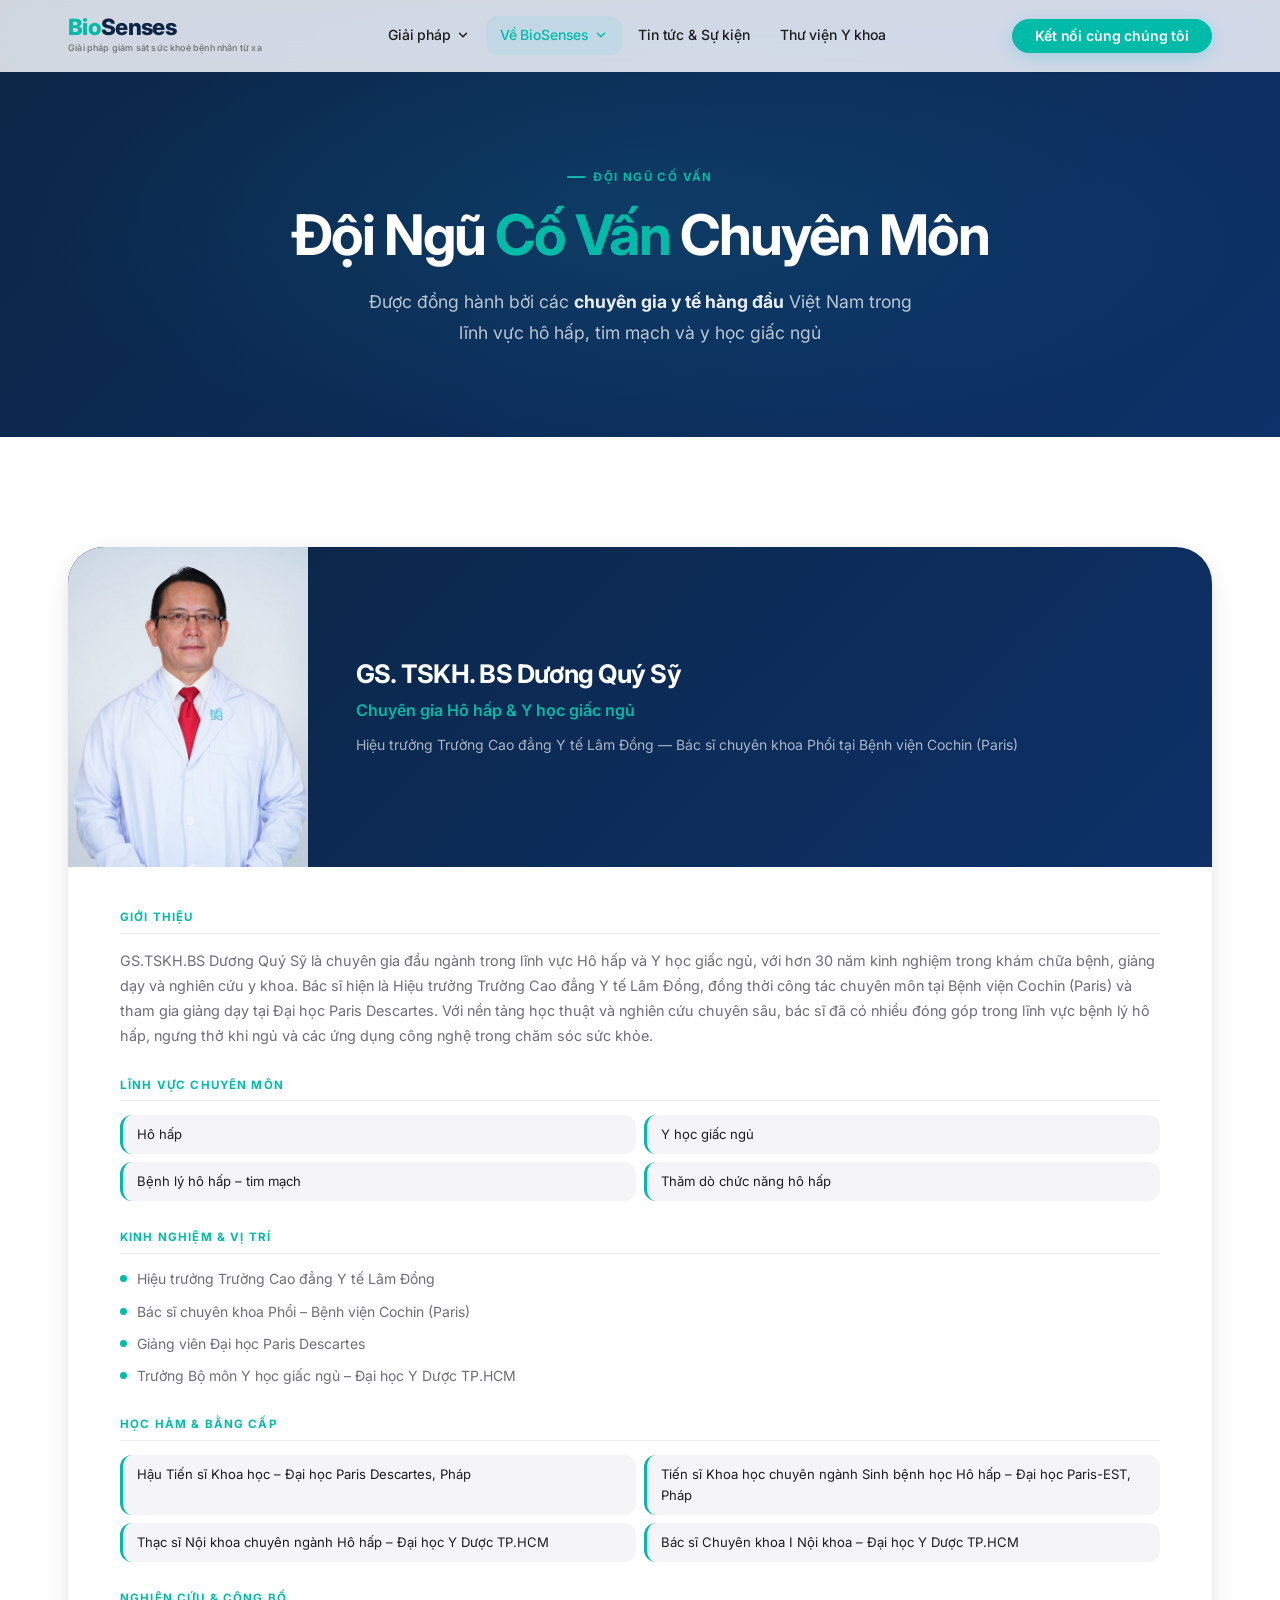
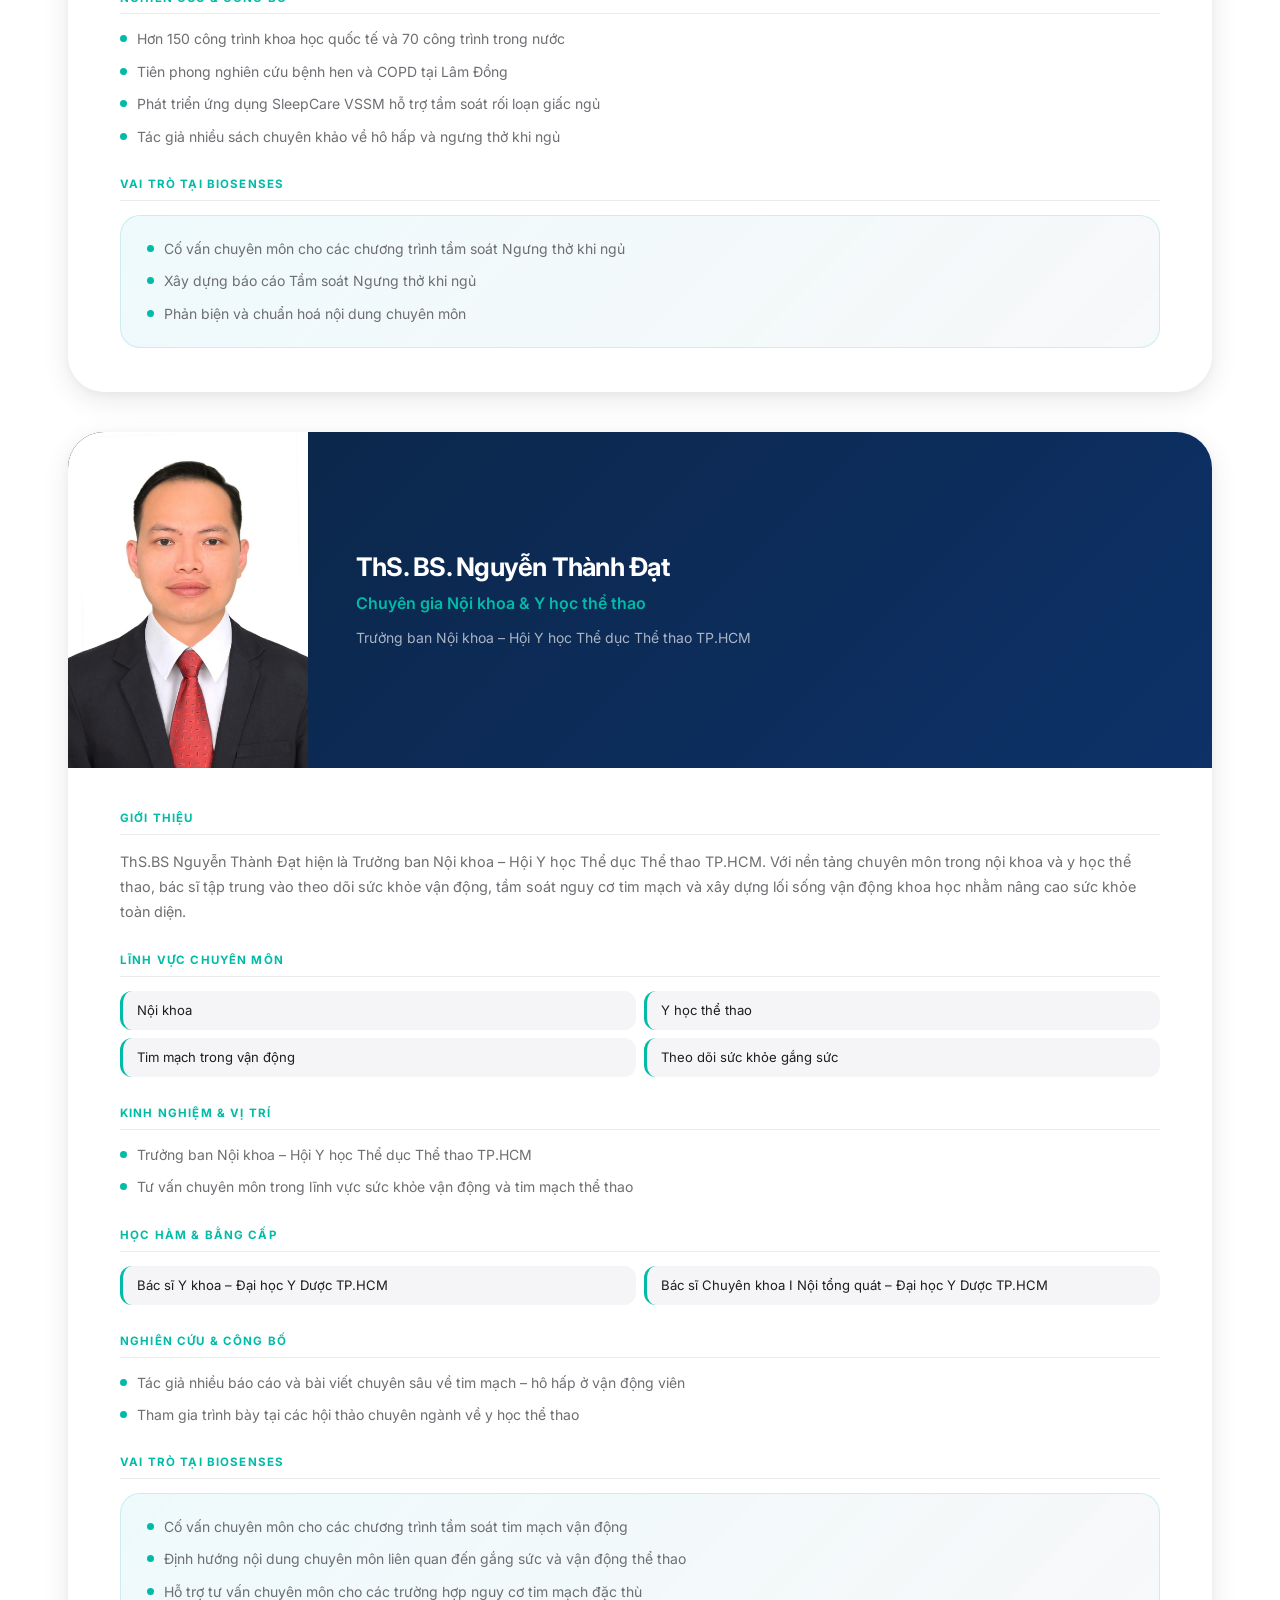
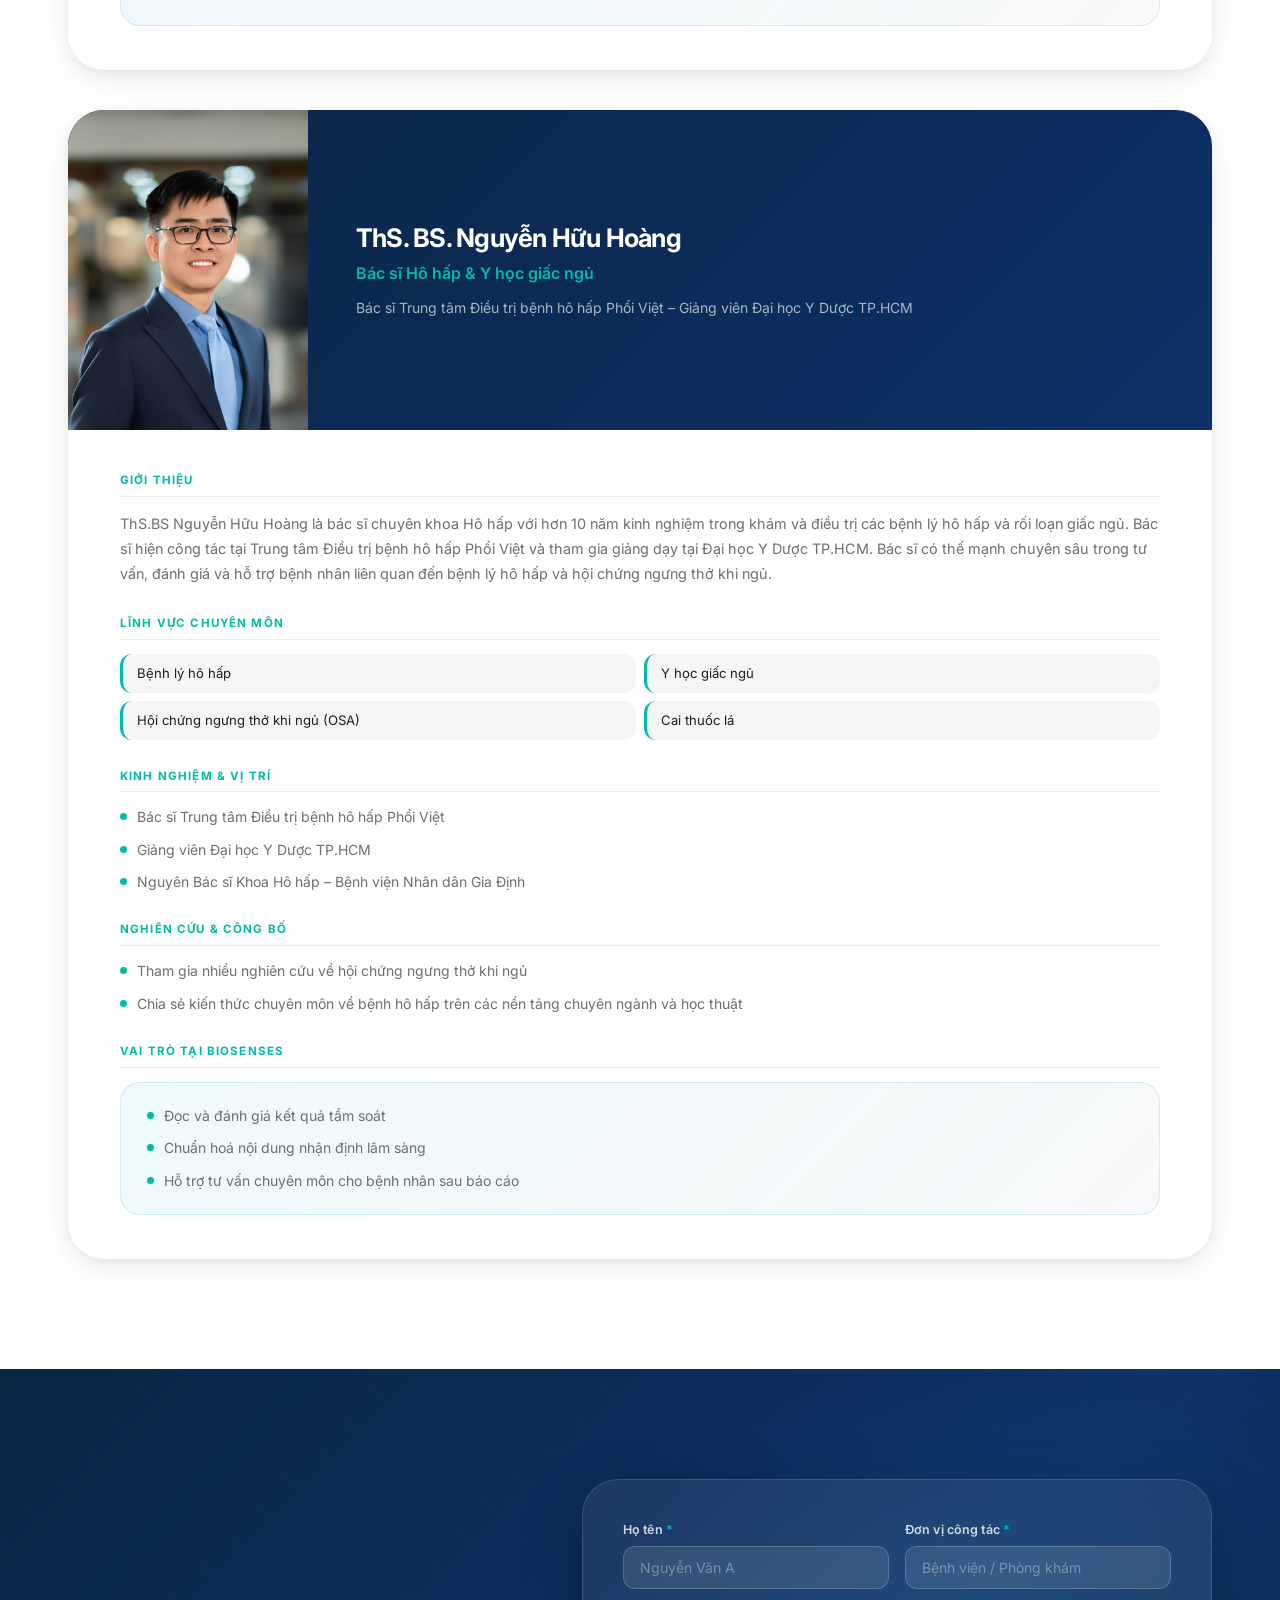
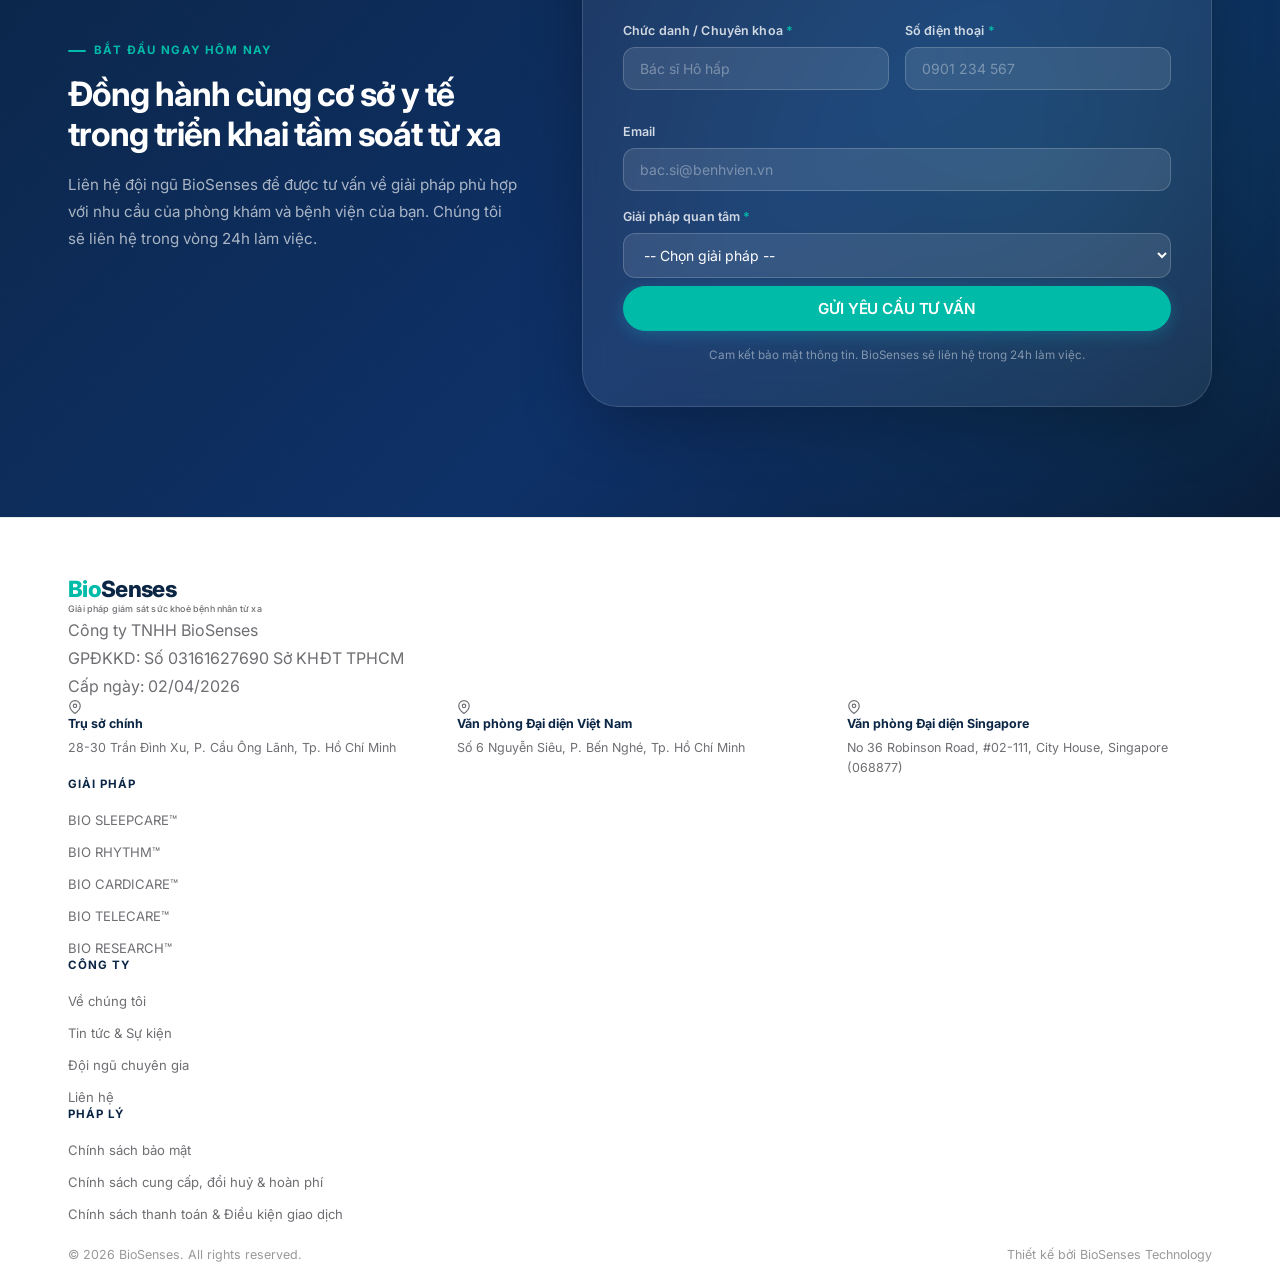
<file: advisory.html>
<!DOCTYPE html>
<html lang="vi">
<head>
  <meta charset="UTF-8" />
  <meta name="viewport" content="width=device-width, initial-scale=1.0" />
  <title>Đội Ngũ Cố Vấn | BioSenses</title>
  <meta name="description" content="Đội ngũ cố vấn chuyên môn của BioSenses — các chuyên gia y tế hàng đầu Việt Nam trong lĩnh vực hô hấp, tim mạch và y học giấc ngủ." />
  <link rel="stylesheet" href="styles.css" />
  <link rel="preconnect" href="https://fonts.googleapis.com" />
  <link rel="preconnect" href="https://fonts.gstatic.com" crossorigin />
</head>
<body>

<!-- NAVIGATION -->
<nav class="navbar" role="navigation" aria-label="Main navigation">
  <div class="container">
    <a href="index.html" class="nav-logo">
      <div class="nav-logo-wordmark">
        <span class="nav-logo-name"><span class="bio">Bio</span><span class="senses">Senses</span></span>
        <span class="nav-logo-tagline">Giải pháp giám sát sức khoẻ bệnh nhân từ xa</span>
      </div>
    </a>
    <ul class="nav-menu" role="list">
      <li class="nav-item has-dropdown">
        <a href="index.html#solutions" class="nav-link" aria-haspopup="true" aria-expanded="false">
          Giải pháp
          <svg width="14" height="14" viewBox="0 0 24 24" fill="none" stroke="currentColor" stroke-width="2.5" stroke-linecap="round"><polyline points="6 9 12 15 18 9"/></svg>
        </a>
        <div class="nav-dropdown" role="menu">
          <a href="bio-sleepcare.html" class="nav-dropdown-item" role="menuitem"><span class="nav-dot"></span> BIO SLEEPCARE™</a>
          <a href="bio-rhythm.html" class="nav-dropdown-item" role="menuitem"><span class="nav-dot"></span> BIO RHYTHM™</a>
          <a href="#" class="nav-dropdown-item" role="menuitem"><span class="nav-dot"></span> BIO CARDICARE™ <span class="badge-soon">Sắp ra mắt</span></a>
          <a href="bio-telecare.html" class="nav-dropdown-item" role="menuitem"><span class="nav-dot"></span> BIO TELECARE™</a>
          <a href="#" class="nav-dropdown-item" role="menuitem"><span class="nav-dot"></span> BIO RESEARCH™ <span class="badge-soon">Sắp ra mắt</span></a>
        </div>
      </li>
      <li class="nav-item has-dropdown">
        <a href="about.html" class="nav-link active" aria-haspopup="true" aria-expanded="false">
          Về BioSenses
          <svg width="14" height="14" viewBox="0 0 24 24" fill="none" stroke="currentColor" stroke-width="2.5" stroke-linecap="round"><polyline points="6 9 12 15 18 9"/></svg>
        </a>
        <div class="nav-dropdown" role="menu">
          <a href="about.html" class="nav-dropdown-item" role="menuitem"><span class="nav-dot"></span> Về BioSenses</a>
          <a href="advisory.html" class="nav-dropdown-item" role="menuitem"><span class="nav-dot"></span> Đội ngũ chuyên gia</a>
        </div>
      </li>
      <li class="nav-item"><a href="news.html" class="nav-link">Tin tức &amp; Sự kiện</a></li>
      <li class="nav-item"><a href="#" class="nav-link">Thư viện Y khoa</a></li>
    </ul>
    <div class="nav-cta"><a href="contact.html" class="btn btn-primary btn-sm">Kết nối cùng chúng tôi</a></div>
    <button class="hamburger" aria-label="Mở menu"><span></span><span></span><span></span></button>
  </div>
</nav>

<!-- HERO COMPACT -->
<section class="hero-compact" aria-label="Advisory Team Hero">
  <div class="container">
    <div class="section-label" style="justify-content:center;margin-bottom:16px;">Đội ngũ cố vấn</div>
    <h1>Đội Ngũ <span class="hl">Cố Vấn</span> Chuyên Môn</h1>
    <p style="font-size:1.1rem;margin-top:12px;color:rgba(255,255,255,.72);">Được đồng hành bởi các <strong style="color:rgba(255,255,255,.92)">chuyên gia y tế hàng đầu</strong> Việt Nam trong lĩnh vực hô hấp, tim mạch và y học giấc ngủ</p>
  </div>
</section>

<!-- ADVISORY TEAM -->
<section class="section bg-white">
  <div class="container">

    <!-- DR 1 -->
    <article class="doctor-card-lg fade-up" aria-label="GS. TSKH. BS Dương Quý Sỹ">
      <div class="doctor-card-lg-header">
        <div class="doctor-avatar-lg">
          <img src="assets/images/doctor-duong-quy-sy.jpg" alt="GS. TSKH. BS Dương Quý Sỹ">
        </div>
        <div class="doctor-card-lg-header-info">
          <h2>GS. TSKH. BS Dương Quý Sỹ</h2>
          <div class="doctor-specialty">Chuyên gia Hô hấp &amp; Y học giấc ngủ</div>
          <div class="doctor-org">Hiệu trưởng Trường Cao đẳng Y tế Lâm Đồng — Bác sĩ chuyên khoa Phổi tại Bệnh viện Cochin (Paris)</div>
        </div>
      </div>
      <div class="doctor-card-lg-body">
        <div class="doctor-section">
          <h4>Giới thiệu</h4>
          <p>GS.TSKH.BS Dương Quý Sỹ là chuyên gia đầu ngành trong lĩnh vực Hô hấp và Y học giấc ngủ, với hơn 30 năm kinh nghiệm trong khám chữa bệnh, giảng dạy và nghiên cứu y khoa. Bác sĩ hiện là Hiệu trưởng Trường Cao đẳng Y tế Lâm Đồng, đồng thời công tác chuyên môn tại Bệnh viện Cochin (Paris) và tham gia giảng dạy tại Đại học Paris Descartes. Với nền tảng học thuật và nghiên cứu chuyên sâu, bác sĩ đã có nhiều đóng góp trong lĩnh vực bệnh lý hô hấp, ngưng thở khi ngủ và các ứng dụng công nghệ trong chăm sóc sức khỏe.</p>
        </div>

        <div class="doctor-section">
          <h4>Lĩnh vực chuyên môn</h4>
          <div class="doctor-expertise-grid">
            <div class="expertise-tag">Hô hấp</div>
            <div class="expertise-tag">Y học giấc ngủ</div>
            <div class="expertise-tag">Bệnh lý hô hấp – tim mạch</div>
            <div class="expertise-tag">Thăm dò chức năng hô hấp</div>
          </div>
        </div>

        <div class="doctor-section">
          <h4>Kinh nghiệm &amp; Vị trí</h4>
          <div class="exp-list">
            <div class="exp-item">Hiệu trưởng Trường Cao đẳng Y tế Lâm Đồng</div>
            <div class="exp-item">Bác sĩ chuyên khoa Phổi – Bệnh viện Cochin (Paris)</div>
            <div class="exp-item">Giảng viên Đại học Paris Descartes</div>
            <div class="exp-item">Trưởng Bộ môn Y học giấc ngủ – Đại học Y Dược TP.HCM</div>
          </div>
        </div>

        <div class="doctor-section">
          <h4>Học hàm &amp; Bằng cấp</h4>
          <div class="doctor-expertise-grid">
            <div class="expertise-tag">Hậu Tiến sĩ Khoa học – Đại học Paris Descartes, Pháp</div>
            <div class="expertise-tag">Tiến sĩ Khoa học chuyên ngành Sinh bệnh học Hô hấp – Đại học Paris-EST, Pháp</div>
            <div class="expertise-tag">Thạc sĩ Nội khoa chuyên ngành Hô hấp – Đại học Y Dược TP.HCM</div>
            <div class="expertise-tag">Bác sĩ Chuyên khoa I Nội khoa – Đại học Y Dược TP.HCM</div>
          </div>
        </div>

        <div class="doctor-section">
          <h4>Nghiên cứu &amp; Công bố</h4>
          <div class="exp-list">
            <div class="exp-item">Hơn 150 công trình khoa học quốc tế và 70 công trình trong nước</div>
            <div class="exp-item">Tiên phong nghiên cứu bệnh hen và COPD tại Lâm Đồng</div>
            <div class="exp-item">Phát triển ứng dụng SleepCare VSSM hỗ trợ tầm soát rối loạn giấc ngủ</div>
            <div class="exp-item">Tác giả nhiều sách chuyên khảo về hô hấp và ngưng thở khi ngủ</div>
          </div>
        </div>

        <div class="doctor-section">
          <h4>Vai trò tại BioSenses</h4>
          <div class="role-box">
            <div class="exp-list">
              <div class="exp-item">Cố vấn chuyên môn cho các chương trình tầm soát Ngưng thở khi ngủ</div>
              <div class="exp-item">Xây dựng báo cáo Tầm soát Ngưng thở khi ngủ</div>
              <div class="exp-item">Phản biện và chuẩn hoá nội dung chuyên môn</div>
            </div>
          </div>
        </div>
      </div>
    </article>

    <!-- DR 2 -->
    <article class="doctor-card-lg fade-up" aria-label="ThS. BS. Nguyễn Thành Đạt">
      <div class="doctor-card-lg-header">
        <div class="doctor-avatar-lg">
          <img src="assets/images/doctor-nguyen-thanh-dat.jpg" alt="ThS. BS. Nguyễn Thành Đạt">
        </div>
        <div class="doctor-card-lg-header-info">
          <h2>ThS. BS. Nguyễn Thành Đạt</h2>
          <div class="doctor-specialty">Chuyên gia Nội khoa &amp; Y học thể thao</div>
          <div class="doctor-org">Trưởng ban Nội khoa – Hội Y học Thể dục Thể thao TP.HCM</div>
        </div>
      </div>
      <div class="doctor-card-lg-body">
        <div class="doctor-section">
          <h4>Giới thiệu</h4>
          <p>ThS.BS Nguyễn Thành Đạt hiện là Trưởng ban Nội khoa – Hội Y học Thể dục Thể thao TP.HCM. Với nền tảng chuyên môn trong nội khoa và y học thể thao, bác sĩ tập trung vào theo dõi sức khỏe vận động, tầm soát nguy cơ tim mạch và xây dựng lối sống vận động khoa học nhằm nâng cao sức khỏe toàn diện.</p>
        </div>

        <div class="doctor-section">
          <h4>Lĩnh vực chuyên môn</h4>
          <div class="doctor-expertise-grid">
            <div class="expertise-tag">Nội khoa</div>
            <div class="expertise-tag">Y học thể thao</div>
            <div class="expertise-tag">Tim mạch trong vận động</div>
            <div class="expertise-tag">Theo dõi sức khỏe gắng sức</div>
          </div>
        </div>

        <div class="doctor-section">
          <h4>Kinh nghiệm &amp; Vị trí</h4>
          <div class="exp-list">
            <div class="exp-item">Trưởng ban Nội khoa – Hội Y học Thể dục Thể thao TP.HCM</div>
            <div class="exp-item">Tư vấn chuyên môn trong lĩnh vực sức khỏe vận động và tim mạch thể thao</div>
          </div>
        </div>

        <div class="doctor-section">
          <h4>Học hàm &amp; Bằng cấp</h4>
          <div class="doctor-expertise-grid">
            <div class="expertise-tag">Bác sĩ Y khoa – Đại học Y Dược TP.HCM</div>
            <div class="expertise-tag">Bác sĩ Chuyên khoa I Nội tổng quát – Đại học Y Dược TP.HCM</div>
          </div>
        </div>

        <div class="doctor-section">
          <h4>Nghiên cứu &amp; Công bố</h4>
          <div class="exp-list">
            <div class="exp-item">Tác giả nhiều báo cáo và bài viết chuyên sâu về tim mạch – hô hấp ở vận động viên</div>
            <div class="exp-item">Tham gia trình bày tại các hội thảo chuyên ngành về y học thể thao</div>
          </div>
        </div>

        <div class="doctor-section">
          <h4>Vai trò tại BioSenses</h4>
          <div class="role-box">
            <div class="exp-list">
              <div class="exp-item">Cố vấn chuyên môn cho các chương trình tầm soát tim mạch vận động</div>
              <div class="exp-item">Định hướng nội dung chuyên môn liên quan đến gắng sức và vận động thể thao</div>
              <div class="exp-item">Hỗ trợ tư vấn chuyên môn cho các trường hợp nguy cơ tim mạch đặc thù</div>
            </div>
          </div>
        </div>
      </div>
    </article>

    <!-- DR 3 -->
    <article class="doctor-card-lg fade-up" aria-label="ThS. BS. Nguyễn Hữu Hoàng">
      <div class="doctor-card-lg-header">
        <div class="doctor-avatar-lg">
          <img src="assets/images/doctor-nguyen-huu-hoang.jpg" alt="ThS. BS. Nguyễn Hữu Hoàng">
        </div>
        <div class="doctor-card-lg-header-info">
          <h2>ThS. BS. Nguyễn Hữu Hoàng</h2>
          <div class="doctor-specialty">Bác sĩ Hô hấp &amp; Y học giấc ngủ</div>
          <div class="doctor-org">Bác sĩ Trung tâm Điều trị bệnh hô hấp Phổi Việt – Giảng viên Đại học Y Dược TP.HCM</div>
        </div>
      </div>
      <div class="doctor-card-lg-body">
        <div class="doctor-section">
          <h4>Giới thiệu</h4>
          <p>ThS.BS Nguyễn Hữu Hoàng là bác sĩ chuyên khoa Hô hấp với hơn 10 năm kinh nghiệm trong khám và điều trị các bệnh lý hô hấp và rối loạn giấc ngủ. Bác sĩ hiện công tác tại Trung tâm Điều trị bệnh hô hấp Phổi Việt và tham gia giảng dạy tại Đại học Y Dược TP.HCM. Bác sĩ có thế mạnh chuyên sâu trong tư vấn, đánh giá và hỗ trợ bệnh nhân liên quan đến bệnh lý hô hấp và hội chứng ngưng thở khi ngủ.</p>
        </div>

        <div class="doctor-section">
          <h4>Lĩnh vực chuyên môn</h4>
          <div class="doctor-expertise-grid">
            <div class="expertise-tag">Bệnh lý hô hấp</div>
            <div class="expertise-tag">Y học giấc ngủ</div>
            <div class="expertise-tag">Hội chứng ngưng thở khi ngủ (OSA)</div>
            <div class="expertise-tag">Cai thuốc lá</div>
          </div>
        </div>

        <div class="doctor-section">
          <h4>Kinh nghiệm &amp; Vị trí</h4>
          <div class="exp-list">
            <div class="exp-item">Bác sĩ Trung tâm Điều trị bệnh hô hấp Phổi Việt</div>
            <div class="exp-item">Giảng viên Đại học Y Dược TP.HCM</div>
            <div class="exp-item">Nguyên Bác sĩ Khoa Hô hấp – Bệnh viện Nhân dân Gia Định</div>
          </div>
        </div>

        <div class="doctor-section">
          <h4>Nghiên cứu &amp; Công bố</h4>
          <div class="exp-list">
            <div class="exp-item">Tham gia nhiều nghiên cứu về hội chứng ngưng thở khi ngủ</div>
            <div class="exp-item">Chia sẻ kiến thức chuyên môn về bệnh hô hấp trên các nền tảng chuyên ngành và học thuật</div>
          </div>
        </div>

        <div class="doctor-section">
          <h4>Vai trò tại BioSenses</h4>
          <div class="role-box">
            <div class="exp-list">
              <div class="exp-item">Đọc và đánh giá kết quả tầm soát</div>
              <div class="exp-item">Chuẩn hoá nội dung nhận định lâm sàng</div>
              <div class="exp-item">Hỗ trợ tư vấn chuyên môn cho bệnh nhân sau báo cáo</div>
            </div>
          </div>
        </div>
      </div>
    </article>

  </div>
</section>

<!-- CTA FORM (no news section on advisory page) -->
<section class="section cta-section" id="contact-form">
  <div class="container">
    <div class="cta-grid">
      <div class="cta-left">
        <div class="section-label" style="color:var(--color-accent)">Bắt đầu ngay hôm nay</div>
        <h2>Đồng hành cùng cơ sở y tế trong triển khai tầm soát từ xa</h2>
        <p>Liên hệ đội ngũ BioSenses để được tư vấn về giải pháp phù hợp với nhu cầu của phòng khám và bệnh viện của bạn. Chúng tôi sẽ liên hệ trong vòng 24h làm việc.</p>
      </div>
      <form class="cta-form" novalidate>
        <div class="form-row">
          <div class="form-group">
            <label>Họ tên <span style="color:#00BBA7">*</span></label>
            <input type="text" placeholder="Nguyễn Văn A" required />
          </div>
          <div class="form-group">
            <label>Đơn vị công tác <span style="color:#00BBA7">*</span></label>
            <input type="text" placeholder="Bệnh viện / Phòng khám" required />
          </div>
        </div>
        <div class="form-row">
          <div class="form-group">
            <label>Chức danh / Chuyên khoa <span style="color:#00BBA7">*</span></label>
            <input type="text" placeholder="Bác sĩ Hô hấp" required />
          </div>
          <div class="form-group">
            <label>Số điện thoại <span style="color:#00BBA7">*</span></label>
            <input type="tel" placeholder="0901 234 567" required />
          </div>
        </div>
        <div class="form-group">
          <label>Email</label>
          <input type="email" placeholder="bac.si@benhvien.vn" />
        </div>
        <div class="form-group">
          <label>Giải pháp quan tâm <span style="color:#00BBA7">*</span></label>
          <select required>
            <option value="">-- Chọn giải pháp --</option>
            <option value="sleepcare">BIO SLEEPCARE™</option>
            <option value="rhythm">BIO RHYTHM™</option>
            <option value="cardicare">BIO CARDICARE™</option>
            <option value="telecare">BIO TELECARE™</option>
            <option value="research">BIO RESEARCH™</option>
          </select>
        </div>
        <button type="submit" class="btn btn-primary" style="width:100%;margin-top:8px;justify-content:center;padding:14px;">GỬI YÊU CẦU TƯ VẤN</button>
        <p class="form-note">Cam kết bảo mật thông tin. BioSenses sẽ liên hệ trong 24h làm việc.</p>
      </form>
    </div>
  </div>
</section>

<!-- FOOTER -->
<footer class="footer">
  <div class="container">
    <div class="footer-grid">
      <div class="footer-brand">
        <a href="index.html" class="nav-logo" style="margin-bottom:0;">
          <div class="nav-logo-wordmark">
            <span class="nav-logo-name"><span class="bio">Bio</span><span class="senses">Senses</span></span>
            <span class="nav-logo-tagline">Giải pháp giám sát sức khoẻ bệnh nhân từ xa</span>
          </div>
        </a>
        <p>Công ty TNHH BioSenses<br/>GPĐKKD: Số 03161627690 Sở KHĐT TPHCM<br/>Cấp ngày: 02/04/2026</p>
        <div class="footer-addresses">
          <div class="footer-address-item">
            <svg width="14" height="14" viewBox="0 0 24 24" fill="none" stroke="currentColor" stroke-width="2" stroke-linecap="round"><path d="M21 10c0 7-9 13-9 13s-9-6-9-13a9 9 0 0 1 18 0z"/><circle cx="12" cy="10" r="3"/></svg>
            <div><strong>Trụ sở chính</strong>28-30 Trần Đình Xu, P. Cầu Ông Lãnh, Tp. Hồ Chí Minh</div>
          </div>
          <div class="footer-address-item">
            <svg width="14" height="14" viewBox="0 0 24 24" fill="none" stroke="currentColor" stroke-width="2" stroke-linecap="round"><path d="M21 10c0 7-9 13-9 13s-9-6-9-13a9 9 0 0 1 18 0z"/><circle cx="12" cy="10" r="3"/></svg>
            <div><strong>Văn phòng Đại diện Việt Nam</strong>Số 6 Nguyễn Siêu, P. Bến Nghé, Tp. Hồ Chí Minh</div>
          </div>
          <div class="footer-address-item">
            <svg width="14" height="14" viewBox="0 0 24 24" fill="none" stroke="currentColor" stroke-width="2" stroke-linecap="round"><path d="M21 10c0 7-9 13-9 13s-9-6-9-13a9 9 0 0 1 18 0z"/><circle cx="12" cy="10" r="3"/></svg>
            <div><strong>Văn phòng Đại diện Singapore</strong>No 36 Robinson Road, #02-111, City House, Singapore (068877)</div>
          </div>
        </div>
      </div>
      <div class="footer-col">
        <h4>Giải pháp</h4>
        <nav class="footer-links">
          <a href="bio-sleepcare.html">BIO SLEEPCARE™</a>
          <a href="bio-rhythm.html">BIO RHYTHM™</a>
          <a href="#">BIO CARDICARE™</a>
          <a href="bio-telecare.html">BIO TELECARE™</a>
          <a href="#">BIO RESEARCH™</a>
        </nav>
      </div>
      <div class="footer-col">
        <h4>Công ty</h4>
        <nav class="footer-links">
          <a href="about.html">Về chúng tôi</a>
          <a href="news.html">Tin tức &amp; Sự kiện</a>
          <a href="advisory.html">Đội ngũ chuyên gia</a>
          <a href="contact.html">Liên hệ</a>
        </nav>
      </div>
      <div class="footer-col">
        <h4>Pháp lý</h4>
        <nav class="footer-links">
          <a href="policy.html#policy-privacy">Chính sách bảo mật</a>
          <a href="policy.html#policy-return">Chính sách cung cấp, đổi huỷ &amp; hoàn phí</a>
          <a href="policy.html#policy-payment">Chính sách thanh toán &amp; Điều kiện giao dịch</a>
        </nav>
      </div>
    </div>
    <div class="footer-bottom">
      <span>© 2026 BioSenses. All rights reserved.</span>
      <span>Thiết kế bởi BioSenses Technology</span>
    </div>
  </div>
</footer>

<script src="main.js"></script>
</body>
</html>
</file>
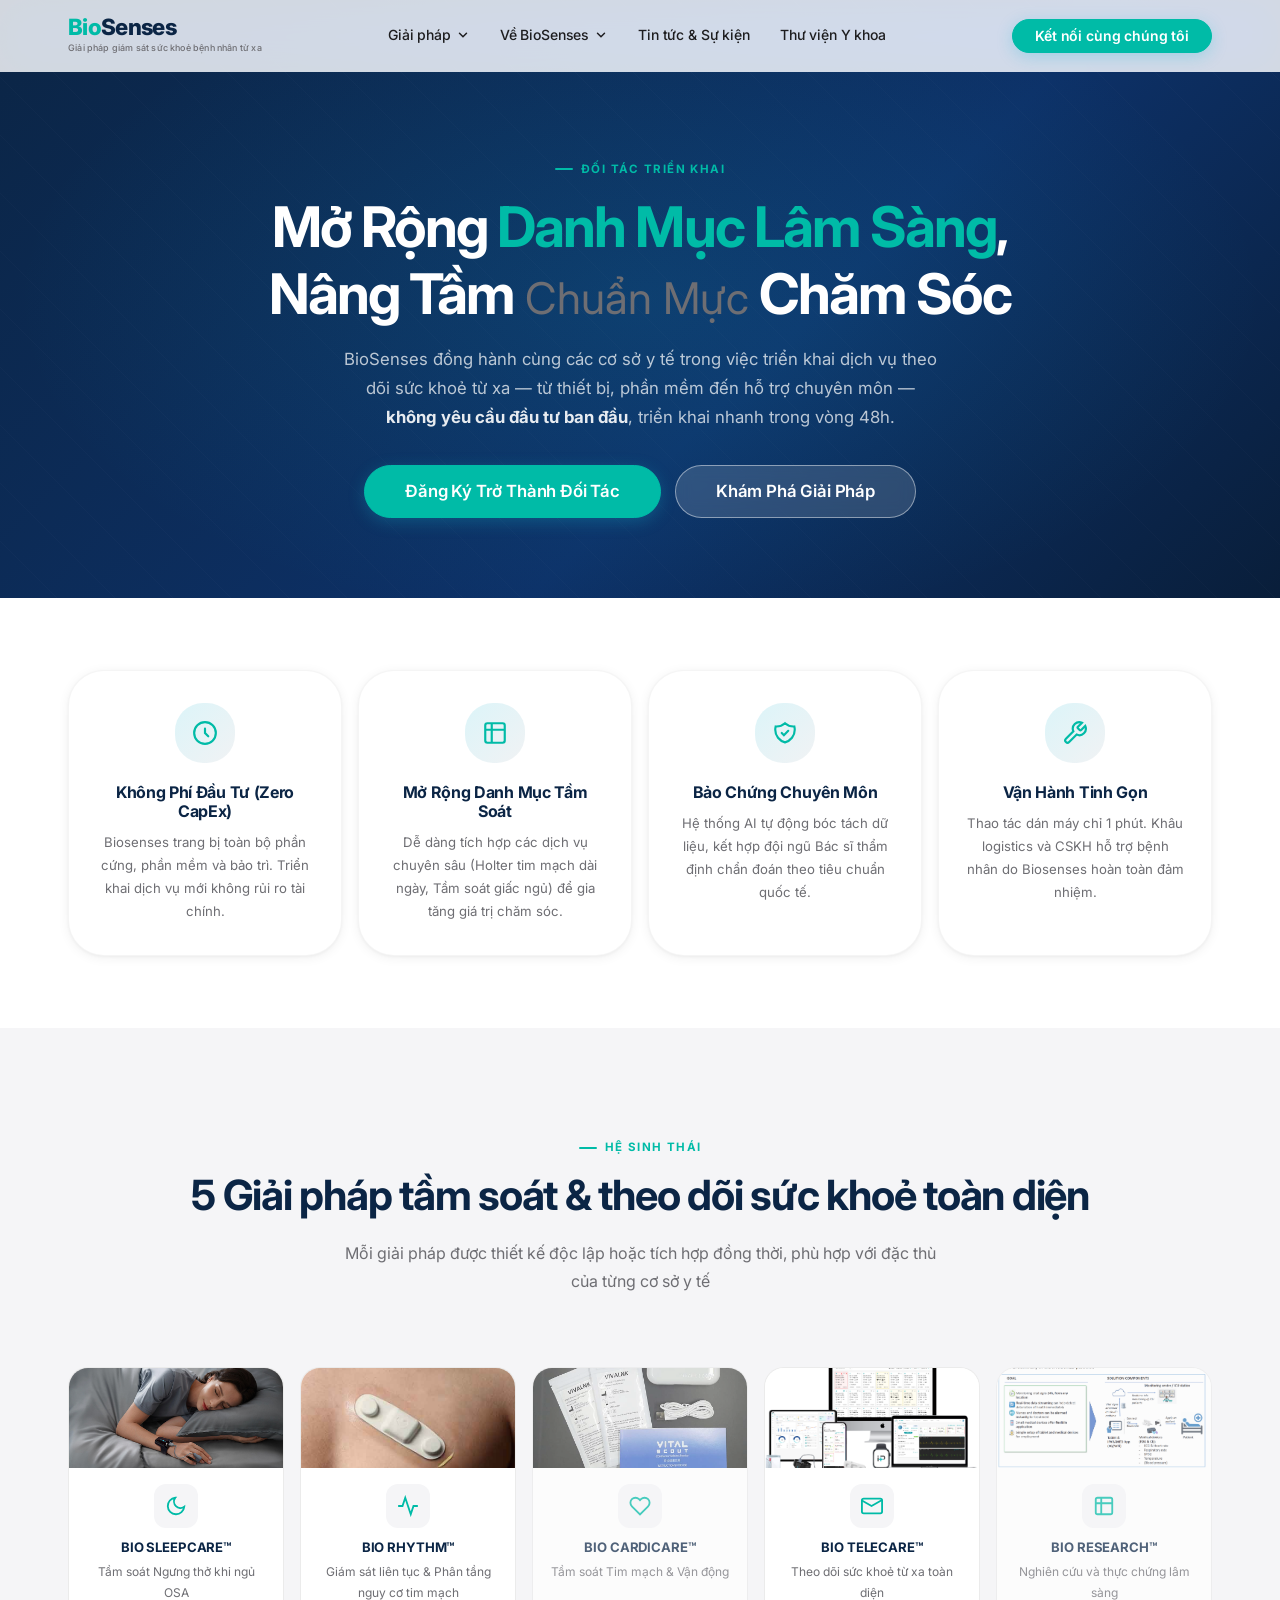
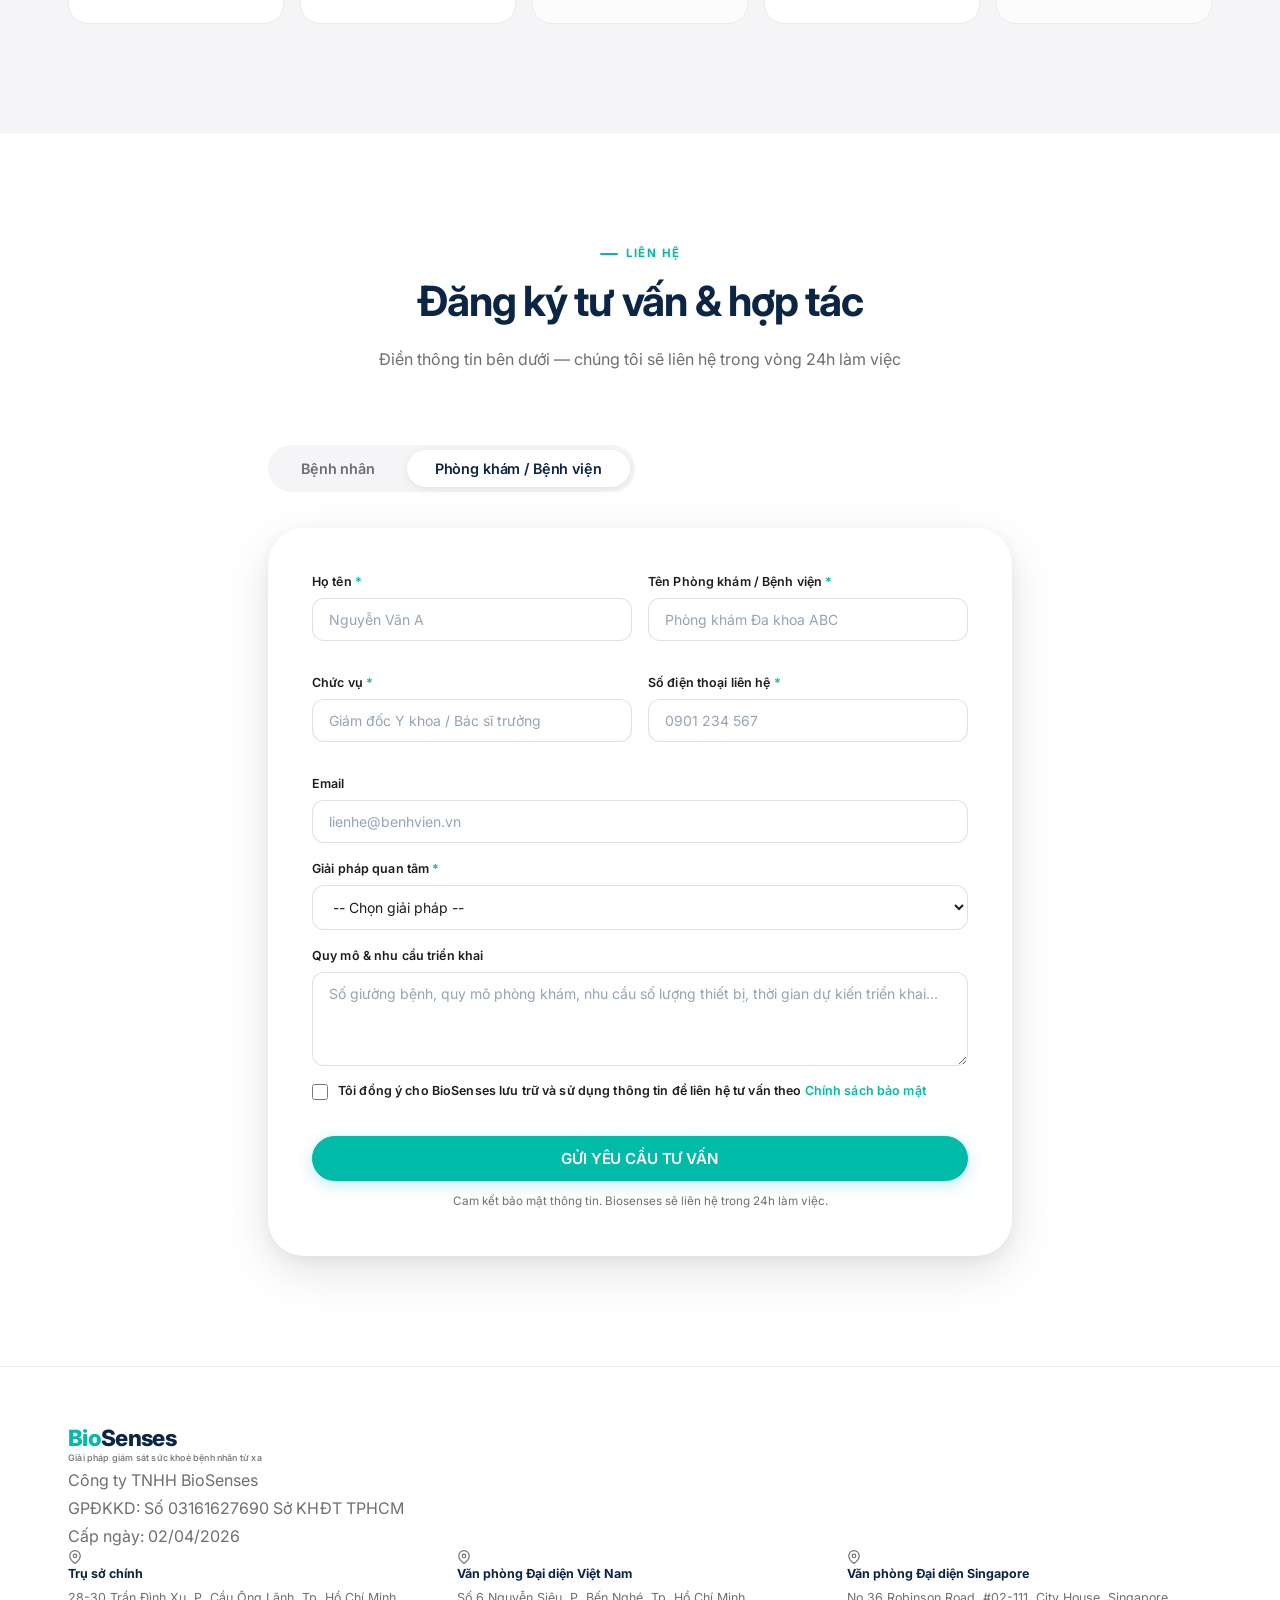
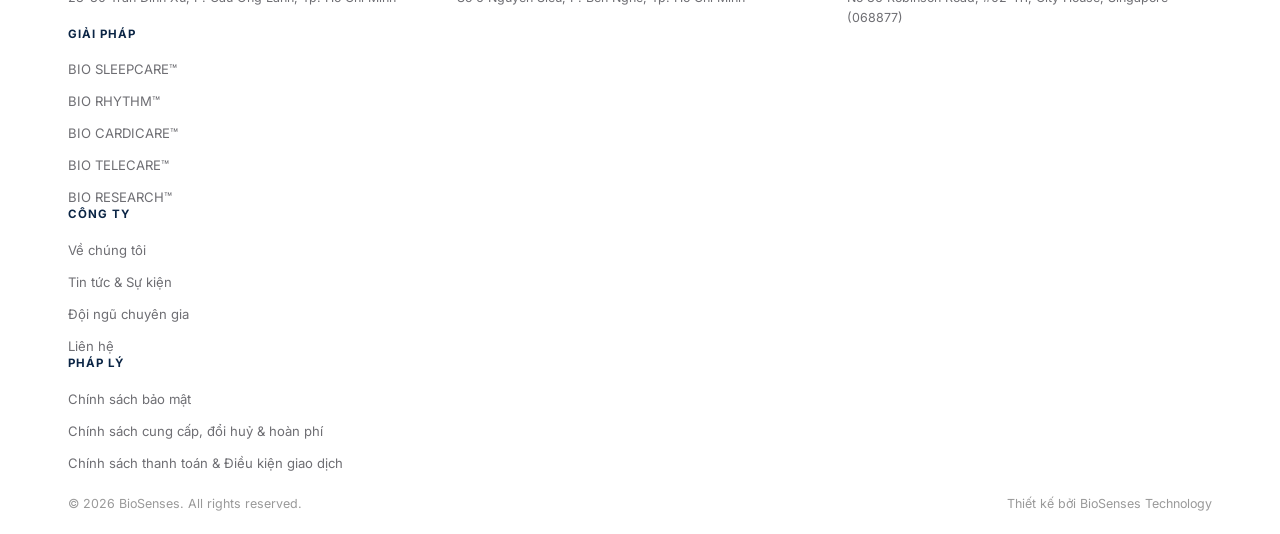
<file: contact.html>
<!DOCTYPE html>
<html lang="vi">
<head>
  <meta charset="UTF-8" />
  <meta name="viewport" content="width=device-width, initial-scale=1.0" />
  <title>Liên Hệ &amp; Đối Tác | BioSenses</title>
  <meta name="description" content="Liên hệ BioSenses để trở thành đối tác triển khai giải pháp theo dõi sức khoẻ từ xa tại cơ sở y tế của bạn." />
  <link rel="stylesheet" href="styles.css" />
  <link rel="preconnect" href="https://fonts.googleapis.com" />
  <link rel="preconnect" href="https://fonts.gstatic.com" crossorigin />
  <style>
    .contact-hero {
      background: linear-gradient(135deg, #0B2545 0%, #0d3168 60%, #091e3a 100%);
      padding-top: calc(var(--nav-height) + 80px);
      padding-bottom: 80px;
      text-align: center;
      position: relative;
      overflow: hidden;
    }
    .contact-hero::before {
      content: '';
      position: absolute;
      inset: 0;
      background:
        radial-gradient(ellipse 70% 80% at 50% 50%, rgba(20,184,212,.12) 0%, transparent 70%),
        repeating-linear-gradient(45deg, transparent, transparent 40px, rgba(255,255,255,.015) 40px, rgba(255,255,255,.015) 41px);
    }
    .contact-hero .container { position: relative; z-index: 1; }
    .contact-hero h1 { color: #fff; margin-bottom: 16px; }
    .contact-hero p { color: rgba(255,255,255,.72); max-width: 600px; margin-inline: auto; margin-bottom: 32px; font-size: 1.05rem; }
    .contact-hero .hero-btns { justify-content: center; }

    .solutions-overview {
      display: grid;
      grid-template-columns: repeat(5, 1fr);
      gap: 16px;
    }
    .sol-mini-card {
      background: var(--color-white);
      border: 1px solid var(--color-border);
      border-radius: var(--radius-md);
      overflow: hidden;
      padding: 0;
      text-align: center;
      transition: transform var(--transition), box-shadow var(--transition), border-color var(--transition);
      display: flex;
      flex-direction: column;
    }
    .sol-mini-card:hover {
      transform: translateY(-3px);
      box-shadow: var(--shadow-md);
      border-color: rgba(20,184,212,.3);
    }
    .sol-mini-card-img {
      width: 100%;
      height: 100px;
      object-fit: cover;
      display: block;
      flex-shrink: 0;
    }
    .sol-mini-card-inner {
      padding: 16px 16px 20px;
      display: flex;
      flex-direction: column;
      align-items: center;
      flex: 1;
    }
    .sol-mini-card .sol-icon {
      width: 44px; height: 44px;
      border-radius: 12px;
      background: var(--color-light-bg);
      display: flex;
      align-items: center;
      justify-content: center;
      margin: 0 auto 12px;
      color: var(--color-accent);
    }
    .sol-mini-card h4 { font-size: .82rem; font-weight: 700; margin-bottom: 6px; }
    .sol-mini-card p { font-size: .75rem; }

    @media (max-width: 1024px) { .solutions-overview { grid-template-columns: repeat(3, 1fr); } }
    @media (max-width: 768px) { .solutions-overview { grid-template-columns: repeat(2, 1fr); } }
    @media (max-width: 480px) { .solutions-overview { grid-template-columns: 1fr; } }
  </style>
</head>
<body>

<!-- NAVIGATION -->
<nav class="navbar" role="navigation" aria-label="Main navigation">
  <div class="container">
    <a href="index.html" class="nav-logo">
      <div class="nav-logo-wordmark">
        <span class="nav-logo-name"><span class="bio">Bio</span><span class="senses">Senses</span></span>
        <span class="nav-logo-tagline">Giải pháp giám sát sức khoẻ bệnh nhân từ xa</span>
      </div>
    </a>
    <ul class="nav-menu" role="list">
      <li class="nav-item has-dropdown">
        <a href="index.html#solutions" class="nav-link" aria-haspopup="true" aria-expanded="false">
          Giải pháp
          <svg width="14" height="14" viewBox="0 0 24 24" fill="none" stroke="currentColor" stroke-width="2.5" stroke-linecap="round"><polyline points="6 9 12 15 18 9"/></svg>
        </a>
        <div class="nav-dropdown" role="menu">
          <a href="bio-sleepcare.html" class="nav-dropdown-item" role="menuitem"><span class="nav-dot"></span> BIO SLEEPCARE™</a>
          <a href="bio-rhythm.html" class="nav-dropdown-item" role="menuitem"><span class="nav-dot"></span> BIO RHYTHM™</a>
          <a href="#" class="nav-dropdown-item" role="menuitem"><span class="nav-dot"></span> BIO CARDICARE™ <span class="badge-soon">Sắp ra mắt</span></a>
          <a href="bio-telecare.html" class="nav-dropdown-item" role="menuitem"><span class="nav-dot"></span> BIO TELECARE™</a>
          <a href="#" class="nav-dropdown-item" role="menuitem"><span class="nav-dot"></span> BIO RESEARCH™ <span class="badge-soon">Sắp ra mắt</span></a>
        </div>
      </li>
      <li class="nav-item has-dropdown">
        <a href="about.html" class="nav-link" aria-haspopup="true" aria-expanded="false">
          Về BioSenses
          <svg width="14" height="14" viewBox="0 0 24 24" fill="none" stroke="currentColor" stroke-width="2.5" stroke-linecap="round"><polyline points="6 9 12 15 18 9"/></svg>
        </a>
        <div class="nav-dropdown" role="menu">
          <a href="about.html" class="nav-dropdown-item" role="menuitem"><span class="nav-dot"></span> Về BioSenses</a>
          <a href="advisory.html" class="nav-dropdown-item" role="menuitem"><span class="nav-dot"></span> Đội ngũ chuyên gia</a>
        </div>
      </li>
      <li class="nav-item"><a href="news.html" class="nav-link">Tin tức &amp; Sự kiện</a></li>
      <li class="nav-item"><a href="#" class="nav-link">Thư viện Y khoa</a></li>
    </ul>
    <div class="nav-cta"><a href="contact.html" class="btn btn-primary btn-sm">Kết nối cùng chúng tôi</a></div>
    <button class="hamburger" aria-label="Mở menu"><span></span><span></span><span></span></button>
  </div>
</nav>

<!-- HERO -->
<section class="contact-hero" aria-label="Contact Hero">
  <div class="container">
    <div class="section-label" style="justify-content:center;margin-bottom:16px;">Đối tác triển khai</div>
    <h1>Mở Rộng <span class="hl">Danh Mục Lâm Sàng</span>,<br>Nâng Tầm <span class="hl-muted">Chuẩn Mực</span> Chăm Sóc</h1>
    <p>BioSenses đồng hành cùng các cơ sở y tế trong việc triển khai dịch vụ theo dõi sức khoẻ từ xa — từ thiết bị, phần mềm đến hỗ trợ chuyên môn — <strong style="color:rgba(255,255,255,.9)">không yêu cầu đầu tư ban đầu</strong>, triển khai nhanh trong vòng 48h.</p>
    <div class="hero-btns">
      <a href="#contact-form" class="btn btn-primary btn-lg">Đăng Ký Trở Thành Đối Tác</a>
      <a href="index.html#solutions" class="btn btn-outline-white btn-lg">Khám Phá Giải Pháp</a>
    </div>
  </div>
</section>

<!-- 4 BENEFIT CARDS -->
<section class="section bg-white section--sm">
  <div class="container">
    <div class="benefit-cards">
      <div class="benefit-card fade-up">
        <div class="benefit-icon">
          <svg width="26" height="26" viewBox="0 0 24 24" fill="none" stroke="currentColor" stroke-width="2" stroke-linecap="round"><circle cx="12" cy="12" r="10"/><path d="M12 8v4l3 3"/></svg>
        </div>
        <h3>Không Phí Đầu Tư (Zero CapEx)</h3>
        <p>Biosenses trang bị toàn bộ phần cứng, phần mềm và bảo trì. Triển khai dịch vụ mới không rủi ro tài chính.</p>
      </div>
      <div class="benefit-card fade-up">
        <div class="benefit-icon">
          <svg width="26" height="26" viewBox="0 0 24 24" fill="none" stroke="currentColor" stroke-width="2" stroke-linecap="round"><path d="M9 3H5a2 2 0 0 0-2 2v4m6-6h10a2 2 0 0 1 2 2v4M9 3v18m0 0h10a2 2 0 0 0 2-2V9M9 21H5a2 2 0 0 1-2-2V9m0 0h18"/></svg>
        </div>
        <h3>Mở Rộng Danh Mục Tầm Soát</h3>
        <p>Dễ dàng tích hợp các dịch vụ chuyên sâu (Holter tim mạch dài ngày, Tầm soát giấc ngủ) để gia tăng giá trị chăm sóc.</p>
      </div>
      <div class="benefit-card fade-up">
        <div class="benefit-icon">
          <svg width="26" height="26" viewBox="0 0 24 24" fill="none" stroke="currentColor" stroke-width="2" stroke-linecap="round"><path d="M9 12l2 2 4-4m5.618-4.016A11.955 11.955 0 0 1 12 2.944a11.955 11.955 0 0 1-8.618 3.04A12.02 12.02 0 0 0 3 9c0 5.591 3.824 10.29 9 11.622 5.176-1.332 9-6.03 9-11.622 0-1.042-.133-2.052-.382-3.016z"/></svg>
        </div>
        <h3>Bảo Chứng Chuyên Môn</h3>
        <p>Hệ thống AI tự động bóc tách dữ liệu, kết hợp đội ngũ Bác sĩ thẩm định chẩn đoán theo tiêu chuẩn quốc tế.</p>
      </div>
      <div class="benefit-card fade-up">
        <div class="benefit-icon">
          <svg width="26" height="26" viewBox="0 0 24 24" fill="none" stroke="currentColor" stroke-width="2" stroke-linecap="round"><path d="M14.7 6.3a1 1 0 0 0 0 1.4l1.6 1.6a1 1 0 0 0 1.4 0l3.77-3.77a6 6 0 0 1-7.94 7.94l-6.91 6.91a2.12 2.12 0 0 1-3-3l6.91-6.91a6 6 0 0 1 7.94-7.94l-3.76 3.76z"/></svg>
        </div>
        <h3>Vận Hành Tinh Gọn</h3>
        <p>Thao tác dán máy chỉ 1 phút. Khâu logistics và CSKH hỗ trợ bệnh nhân do Biosenses hoàn toàn đảm nhiệm.</p>
      </div>
    </div>
  </div>
</section>

<!-- SOLUTIONS ECOSYSTEM -->
<section class="section bg-light">
  <div class="container">
    <div class="section-header centered">
      <div class="section-label">Hệ sinh thái</div>
      <h2>5 Giải pháp tầm soát &amp; theo dõi sức khoẻ toàn diện</h2>
      <p>Mỗi giải pháp được thiết kế độc lập hoặc tích hợp đồng thời, phù hợp với đặc thù của từng cơ sở y tế</p>
    </div>
    <div class="solutions-overview">
      <a href="bio-sleepcare.html" class="sol-mini-card" style="text-decoration:none;">
        <img class="sol-mini-card-img" src="assets/images/device-spo2.jpg" alt="BIO SLEEPCARE™" />
        <div class="sol-mini-card-inner">
          <div class="sol-icon">
            <svg width="22" height="22" viewBox="0 0 24 24" fill="none" stroke="currentColor" stroke-width="2" stroke-linecap="round"><path d="M21 12.79A9 9 0 1 1 11.21 3 7 7 0 0 0 21 12.79z"/></svg>
          </div>
          <h4>BIO SLEEPCARE™</h4>
          <p>Tầm soát Ngưng thở khi ngủ OSA</p>
        </div>
      </a>
      <a href="bio-rhythm.html" class="sol-mini-card" style="text-decoration:none;">
        <img class="sol-mini-card-img" src="assets/images/device-ecg.jpg" alt="BIO RHYTHM™" />
        <div class="sol-mini-card-inner">
          <div class="sol-icon">
            <svg width="22" height="22" viewBox="0 0 24 24" fill="none" stroke="currentColor" stroke-width="2" stroke-linecap="round"><path d="M22 12h-4l-3 9L9 3l-3 9H2"/></svg>
          </div>
          <h4>BIO RHYTHM™</h4>
          <p>Giám sát liên tục &amp; Phân tầng nguy cơ tim mạch</p>
        </div>
      </a>
      <div class="sol-mini-card" style="opacity:.7;">
        <img class="sol-mini-card-img" src="assets/images/device-ecg-2.jpg" alt="BIO CARDICARE™" />
        <div class="sol-mini-card-inner">
          <div class="sol-icon">
            <svg width="22" height="22" viewBox="0 0 24 24" fill="none" stroke="currentColor" stroke-width="2" stroke-linecap="round"><path d="M20.84 4.61a5.5 5.5 0 0 0-7.78 0L12 5.67l-1.06-1.06a5.5 5.5 0 0 0-7.78 7.78l1.06 1.06L12 21.23l7.78-7.78 1.06-1.06a5.5 5.5 0 0 0 0-7.78z"/></svg>
          </div>
          <h4>BIO CARDICARE™</h4>
          <p>Tầm soát Tim mạch &amp; Vận động</p>
        </div>
      </div>
      <a href="bio-telecare.html" class="sol-mini-card" style="text-decoration:none;">
        <img class="sol-mini-card-img" src="assets/images/iparamed-system.png" alt="BIO TELECARE™" />
        <div class="sol-mini-card-inner">
          <div class="sol-icon">
            <svg width="22" height="22" viewBox="0 0 24 24" fill="none" stroke="currentColor" stroke-width="2" stroke-linecap="round"><path d="M1 6l10.5 6L22 6"/><path d="M1 6v12a2 2 0 0 0 2 2h18a2 2 0 0 0 2-2V6a2 2 0 0 0-2-2H3a2 2 0 0 0-2 2z"/></svg>
          </div>
          <h4>BIO TELECARE™</h4>
          <p>Theo dõi sức khoẻ từ xa toàn diện</p>
        </div>
      </a>
      <div class="sol-mini-card" style="opacity:.7;">
        <img class="sol-mini-card-img" src="assets/images/research-oucru.png" alt="BIO RESEARCH™" />
        <div class="sol-mini-card-inner">
          <div class="sol-icon">
            <svg width="22" height="22" viewBox="0 0 24 24" fill="none" stroke="currentColor" stroke-width="2" stroke-linecap="round"><path d="M9 3H5a2 2 0 0 0-2 2v4m6-6h10a2 2 0 0 1 2 2v4M9 3v18m0 0h10a2 2 0 0 0 2-2V9M9 21H5a2 2 0 0 1-2-2V9m0 0h18"/></svg>
          </div>
          <h4>BIO RESEARCH™</h4>
          <p>Nghiên cứu và thực chứng lâm sàng</p>
        </div>
      </div>
    </div>
  </div>
</section>

<!-- CONTACT FORM with TABS -->
<section class="section bg-white" id="contact-form">
  <div class="container" style="max-width:800px;">
    <div class="section-header centered">
      <div class="section-label">Liên hệ</div>
      <h2>Đăng ký tư vấn &amp; hợp tác</h2>
      <p>Điền thông tin bên dưới — chúng tôi sẽ liên hệ trong vòng 24h làm việc</p>
    </div>

    <div class="tabs" role="tablist" aria-label="Loại liên hệ">
      <button class="tab-btn" role="tab" data-tab="tab-patient" aria-selected="false" aria-controls="tab-patient">Bệnh nhân</button>
      <button class="tab-btn active" role="tab" data-tab="tab-clinic" aria-selected="true" aria-controls="tab-clinic">Phòng khám / Bệnh viện</button>
    </div>

    <!-- TAB 1: Bệnh nhân -->
    <div class="tab-panel" id="tab-patient" role="tabpanel">
      <div class="form-box">
        <form class="form-light" novalidate>
          <div class="form-group">
            <label>Họ tên <span style="color:var(--color-accent)">*</span></label>
            <input type="text" placeholder="Nguyễn Văn A" required />
          </div>
          <div class="form-group">
            <label>Số điện thoại <span style="color:var(--color-accent)">*</span></label>
            <input type="tel" placeholder="0901 234 567" required />
          </div>
          <div class="form-group">
            <label>Email</label>
            <input type="email" placeholder="email@example.com" />
          </div>
          <div class="form-group">
            <label>Giải pháp quan tâm <span style="color:var(--color-accent)">*</span></label>
            <select required>
              <option value="">-- Chọn giải pháp --</option>
              <option value="sleepcare">BIO SLEEPCARE™ — Tầm soát Ngưng thở khi ngủ</option>
              <option value="rhythm">BIO RHYTHM™ — Giám sát ECG Tim mạch</option>
              <option value="cardicare">BIO CARDICARE™ — Tầm soát Tim mạch &amp; Vận động</option>
              <option value="telecare">BIO TELECARE™ — Theo dõi sức khoẻ từ xa</option>
              <option value="research">BIO RESEARCH™ — Nghiên cứu lâm sàng</option>
            </select>
          </div>
          <div class="form-group" style="margin-bottom:0;">
            <label>Mô tả nhu cầu / Câu hỏi</label>
            <textarea rows="4" placeholder="Bạn muốn biết thêm về giải pháp nào? Có triệu chứng hay mối quan tâm cụ thể nào không?"></textarea>
          </div>
          <div class="form-group form-consent" style="margin-bottom:16px;margin-top:16px;">
            <label style="display:flex;align-items:flex-start;gap:10px;cursor:pointer;font-size:.78rem;color:var(--color-text);line-height:1.5;">
              <input type="checkbox" name="consent" required style="width:16px;height:16px;flex-shrink:0;accent-color:#00BBA7;margin-top:2px;" />
              <span>Tôi đồng ý cho BioSenses lưu trữ và sử dụng thông tin để liên hệ tư vấn theo <a href="policy.html#policy-privacy" target="_blank" style="color:#00BBA7;">Chính sách bảo mật</a></span>
            </label>
          </div>
          <button type="submit" class="btn btn-primary" style="width:100%;margin-top:20px;justify-content:center;padding:14px;">GỬI YÊU CẦU TƯ VẤN</button>
          <p class="form-note" style="color:var(--color-text-muted);margin-top:10px;text-align:center;">Cam kết bảo mật thông tin. Biosenses sẽ liên hệ trong 24h làm việc.</p>
        </form>
      </div>
    </div>

    <!-- TAB 2: Phòng khám / Bệnh viện -->
    <div class="tab-panel active" id="tab-clinic" role="tabpanel">
      <div class="form-box">
        <form class="form-light" novalidate>
          <div class="form-row">
            <div class="form-group">
              <label>Họ tên <span style="color:var(--color-accent)">*</span></label>
              <input type="text" placeholder="Nguyễn Văn A" required />
            </div>
            <div class="form-group">
              <label>Tên Phòng khám / Bệnh viện <span style="color:var(--color-accent)">*</span></label>
              <input type="text" placeholder="Phòng khám Đa khoa ABC" required />
            </div>
          </div>
          <div class="form-row">
            <div class="form-group">
              <label>Chức vụ <span style="color:var(--color-accent)">*</span></label>
              <input type="text" placeholder="Giám đốc Y khoa / Bác sĩ trưởng" required />
            </div>
            <div class="form-group">
              <label>Số điện thoại liên hệ <span style="color:var(--color-accent)">*</span></label>
              <input type="tel" placeholder="0901 234 567" required />
            </div>
          </div>
          <div class="form-group">
            <label>Email</label>
            <input type="email" placeholder="lienhe@benhvien.vn" />
          </div>
          <div class="form-group">
            <label>Giải pháp quan tâm <span style="color:var(--color-accent)">*</span></label>
            <select required>
              <option value="">-- Chọn giải pháp --</option>
              <option value="sleepcare">BIO SLEEPCARE™ — Tầm soát Ngưng thở khi ngủ</option>
              <option value="rhythm">BIO RHYTHM™ — Giám sát ECG Tim mạch</option>
              <option value="cardicare">BIO CARDICARE™ — Tầm soát Tim mạch &amp; Vận động</option>
              <option value="telecare">BIO TELECARE™ — Theo dõi sức khoẻ từ xa</option>
              <option value="research">BIO RESEARCH™ — Nghiên cứu lâm sàng</option>
              <option value="multiple">Nhiều giải pháp</option>
            </select>
          </div>
          <div class="form-group" style="margin-bottom:0;">
            <label>Quy mô &amp; nhu cầu triển khai</label>
            <textarea rows="4" placeholder="Số giường bệnh, quy mô phòng khám, nhu cầu số lượng thiết bị, thời gian dự kiến triển khai..."></textarea>
          </div>
          <div class="form-group form-consent" style="margin-bottom:16px;margin-top:16px;">
            <label style="display:flex;align-items:flex-start;gap:10px;cursor:pointer;font-size:.78rem;color:var(--color-text);line-height:1.5;">
              <input type="checkbox" name="consent" required style="width:16px;height:16px;flex-shrink:0;accent-color:#00BBA7;margin-top:2px;" />
              <span>Tôi đồng ý cho BioSenses lưu trữ và sử dụng thông tin để liên hệ tư vấn theo <a href="policy.html#policy-privacy" target="_blank" style="color:#00BBA7;">Chính sách bảo mật</a></span>
            </label>
          </div>
          <button type="submit" class="btn btn-primary" style="width:100%;margin-top:20px;justify-content:center;padding:14px;">GỬI YÊU CẦU TƯ VẤN</button>
          <p class="form-note" style="color:var(--color-text-muted);margin-top:10px;text-align:center;">Cam kết bảo mật thông tin. Biosenses sẽ liên hệ trong 24h làm việc.</p>
        </form>
      </div>
    </div>
  </div>
</section>

<!-- FOOTER -->
<footer class="footer">
  <div class="container">
    <div class="footer-grid">
      <div class="footer-brand">
        <a href="index.html" class="nav-logo" style="margin-bottom:0;">
          <div class="nav-logo-wordmark">
            <span class="nav-logo-name"><span class="bio">Bio</span><span class="senses">Senses</span></span>
            <span class="nav-logo-tagline">Giải pháp giám sát sức khoẻ bệnh nhân từ xa</span>
          </div>
        </a>
        <p>Công ty TNHH BioSenses<br/>GPĐKKD: Số 03161627690 Sở KHĐT TPHCM<br/>Cấp ngày: 02/04/2026</p>
        <div class="footer-addresses">
          <div class="footer-address-item">
            <svg width="14" height="14" viewBox="0 0 24 24" fill="none" stroke="currentColor" stroke-width="2" stroke-linecap="round"><path d="M21 10c0 7-9 13-9 13s-9-6-9-13a9 9 0 0 1 18 0z"/><circle cx="12" cy="10" r="3"/></svg>
            <div><strong>Trụ sở chính</strong>28-30 Trần Đình Xu, P. Cầu Ông Lãnh, Tp. Hồ Chí Minh</div>
          </div>
          <div class="footer-address-item">
            <svg width="14" height="14" viewBox="0 0 24 24" fill="none" stroke="currentColor" stroke-width="2" stroke-linecap="round"><path d="M21 10c0 7-9 13-9 13s-9-6-9-13a9 9 0 0 1 18 0z"/><circle cx="12" cy="10" r="3"/></svg>
            <div><strong>Văn phòng Đại diện Việt Nam</strong>Số 6 Nguyễn Siêu, P. Bến Nghé, Tp. Hồ Chí Minh</div>
          </div>
          <div class="footer-address-item">
            <svg width="14" height="14" viewBox="0 0 24 24" fill="none" stroke="currentColor" stroke-width="2" stroke-linecap="round"><path d="M21 10c0 7-9 13-9 13s-9-6-9-13a9 9 0 0 1 18 0z"/><circle cx="12" cy="10" r="3"/></svg>
            <div><strong>Văn phòng Đại diện Singapore</strong>No 36 Robinson Road, #02-111, City House, Singapore (068877)</div>
          </div>
        </div>
      </div>
      <div class="footer-col">
        <h4>Giải pháp</h4>
        <nav class="footer-links">
          <a href="bio-sleepcare.html">BIO SLEEPCARE™</a>
          <a href="bio-rhythm.html">BIO RHYTHM™</a>
          <a href="#">BIO CARDICARE™</a>
          <a href="bio-telecare.html">BIO TELECARE™</a>
          <a href="#">BIO RESEARCH™</a>
        </nav>
      </div>
      <div class="footer-col">
        <h4>Công ty</h4>
        <nav class="footer-links">
          <a href="about.html">Về chúng tôi</a>
          <a href="news.html">Tin tức &amp; Sự kiện</a>
          <a href="advisory.html">Đội ngũ chuyên gia</a>
          <a href="contact.html">Liên hệ</a>
        </nav>
      </div>
      <div class="footer-col">
        <h4>Pháp lý</h4>
        <nav class="footer-links">
          <a href="policy.html#policy-privacy">Chính sách bảo mật</a>
          <a href="policy.html#policy-return">Chính sách cung cấp, đổi huỷ &amp; hoàn phí</a>
          <a href="policy.html#policy-payment">Chính sách thanh toán &amp; Điều kiện giao dịch</a>
        </nav>
      </div>
    </div>
    <div class="footer-bottom">
      <span>© 2026 BioSenses. All rights reserved.</span>
      <span>Thiết kế bởi BioSenses Technology</span>
    </div>
  </div>
</footer>

<script src="main.js"></script>
</body>
</html>
</file>
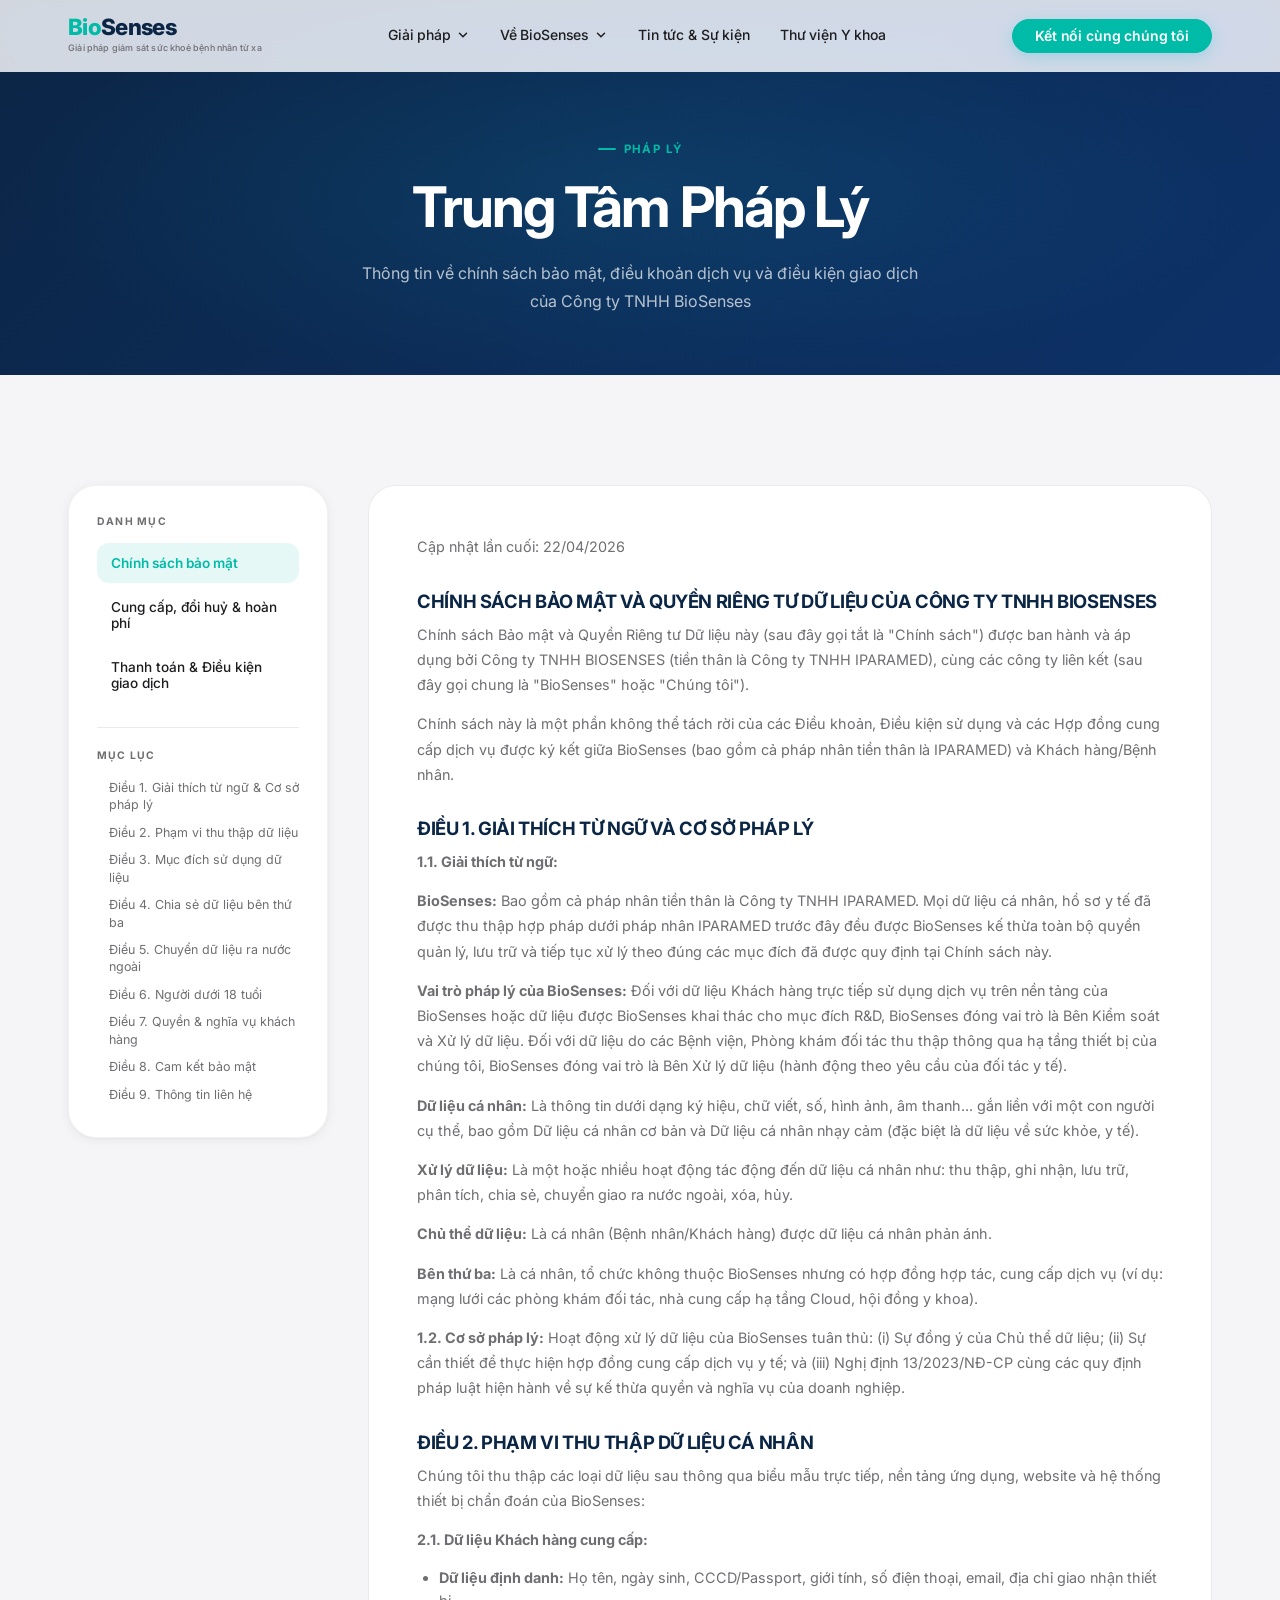
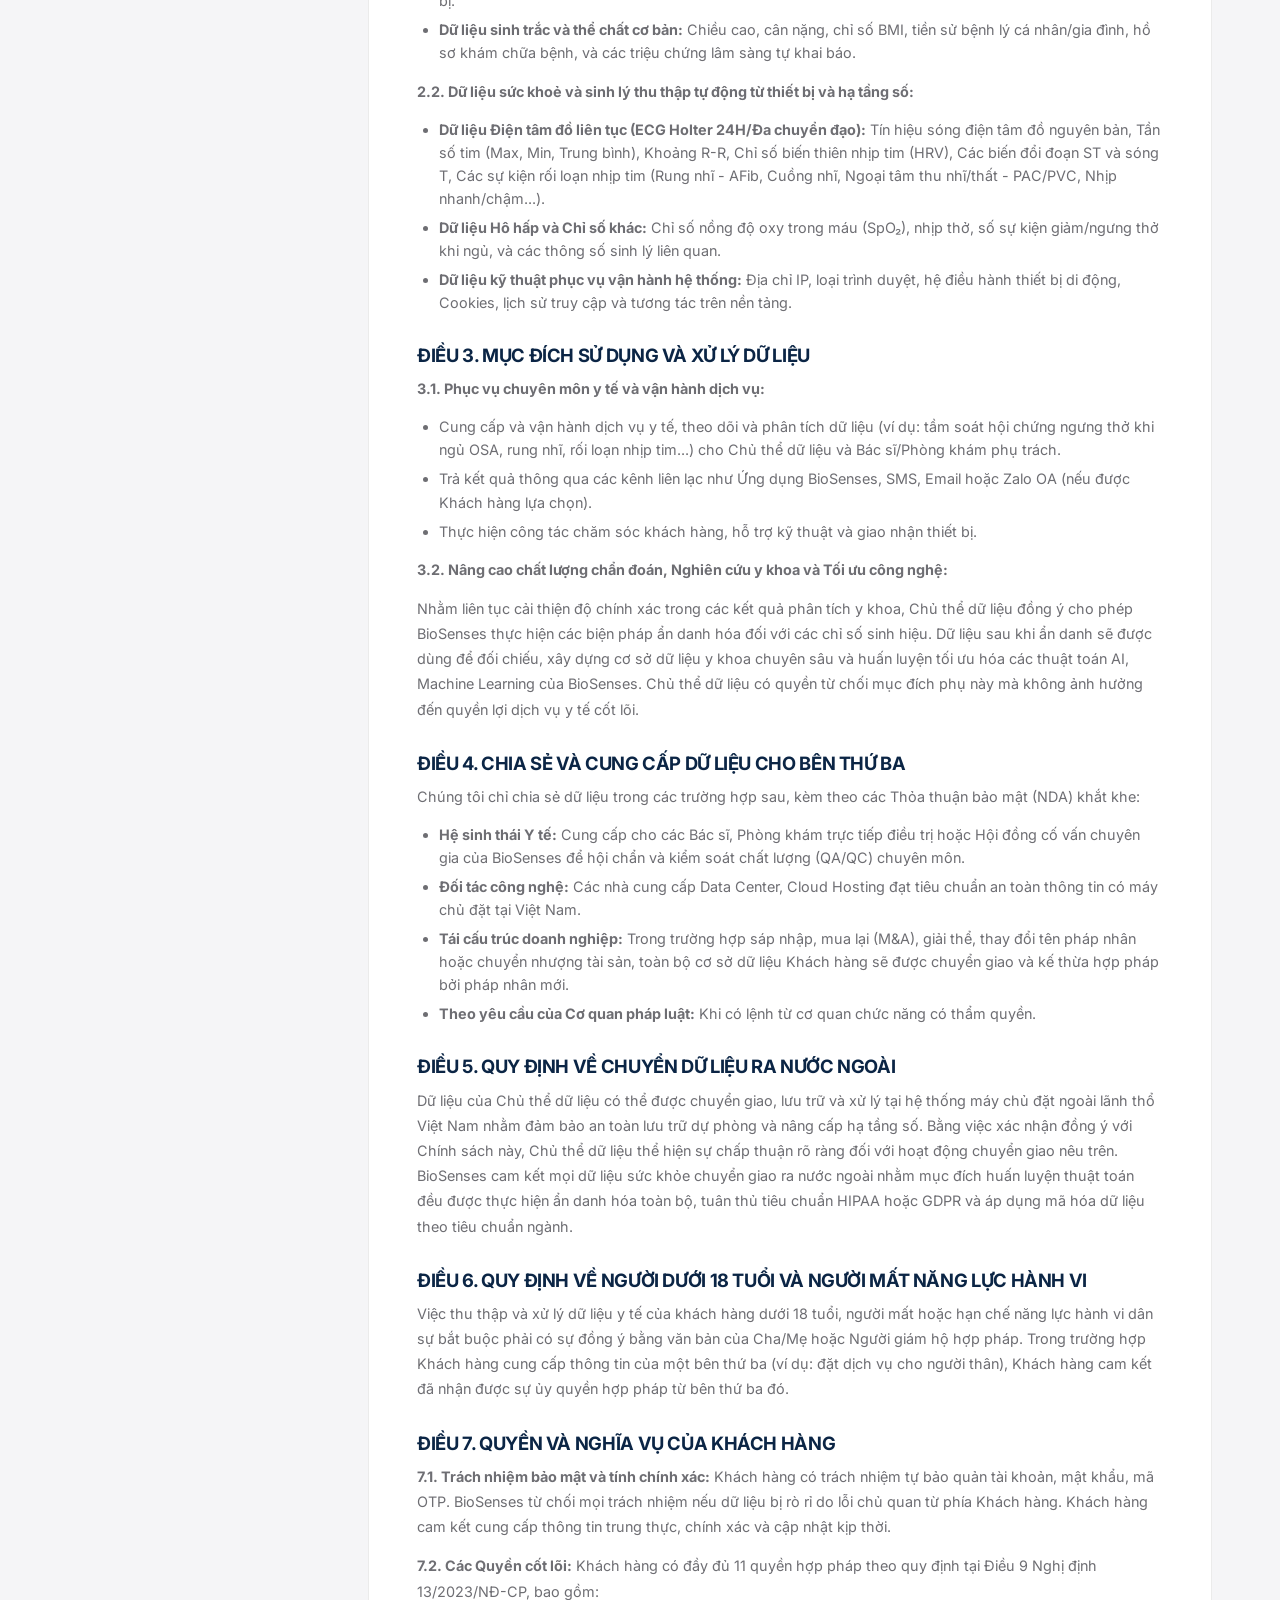
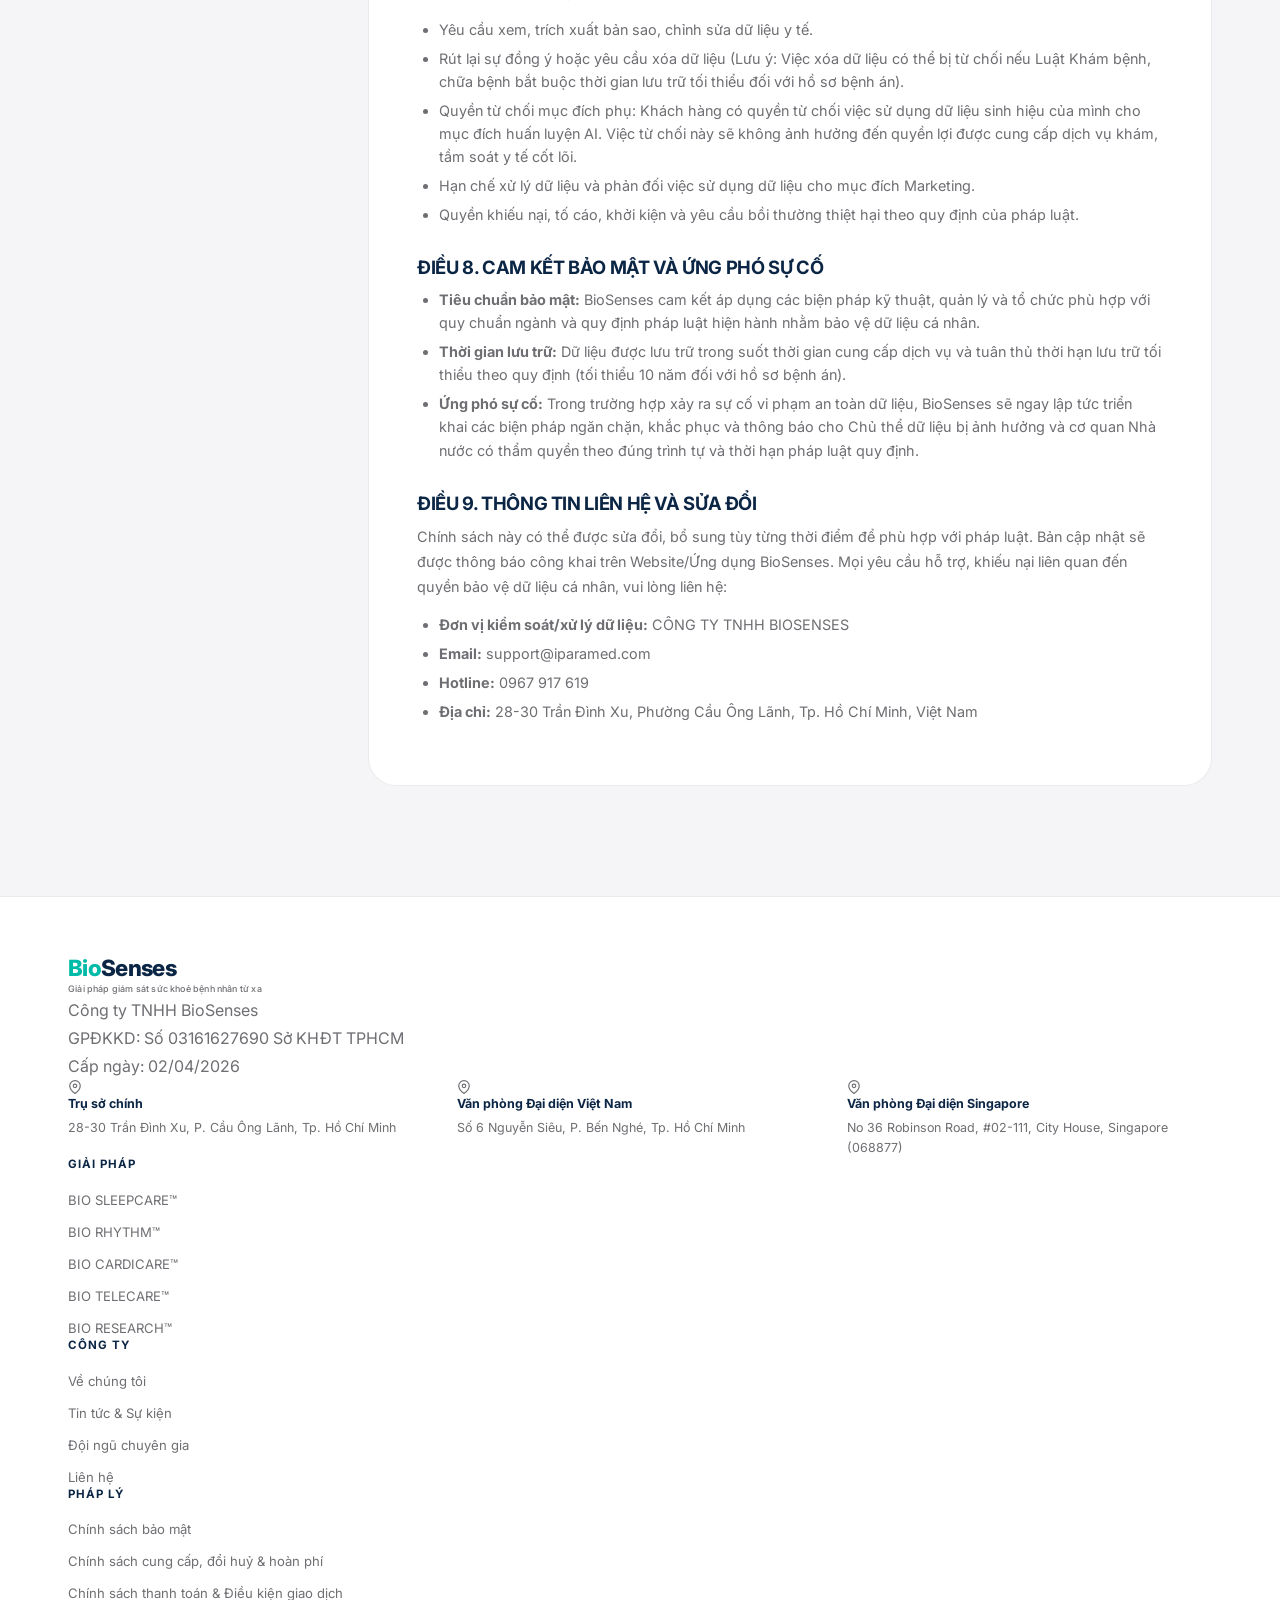
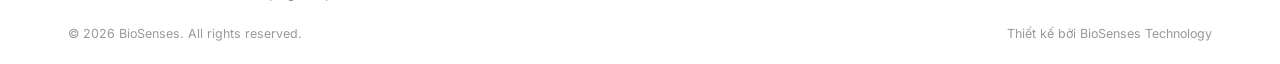
<file: policy.html>
<!DOCTYPE html>
<html lang="vi">
<head>
  <meta charset="UTF-8" />
  <meta name="viewport" content="width=device-width, initial-scale=1.0" />
  <title>Trung Tâm Pháp Lý | BioSenses</title>
  <meta name="description" content="Chính sách bảo mật, chính sách cung cấp và điều kiện giao dịch của Công ty TNHH BioSenses." />
  <link rel="stylesheet" href="styles.css" />
  <link rel="preconnect" href="https://fonts.googleapis.com" />
  <link rel="preconnect" href="https://fonts.gstatic.com" crossorigin />
  <style>
    .policy-layout {
      display: grid;
      grid-template-columns: 1fr;
      gap: 0;
    }
    .policy-wrapper {
      background: var(--color-white);
      border: 1px solid var(--color-border);
      border-radius: var(--radius-lg);
      padding: 48px;
    }
    @media (max-width: 768px) { .policy-wrapper { padding: 24px 20px; } }
  </style>
</head>
<body>

<!-- NAVIGATION -->
<nav class="navbar" role="navigation" aria-label="Main navigation">
  <div class="container">
    <a href="index.html" class="nav-logo">
      <div class="nav-logo-wordmark">
        <span class="nav-logo-name"><span class="bio">Bio</span><span class="senses">Senses</span></span>
        <span class="nav-logo-tagline">Giải pháp giám sát sức khoẻ bệnh nhân từ xa</span>
      </div>
    </a>
    <ul class="nav-menu" role="list">
      <li class="nav-item has-dropdown">
        <a href="index.html#solutions" class="nav-link" aria-haspopup="true" aria-expanded="false">
          Giải pháp
          <svg width="14" height="14" viewBox="0 0 24 24" fill="none" stroke="currentColor" stroke-width="2.5" stroke-linecap="round"><polyline points="6 9 12 15 18 9"/></svg>
        </a>
        <div class="nav-dropdown" role="menu">
          <a href="bio-sleepcare.html" class="nav-dropdown-item" role="menuitem"><span class="nav-dot"></span> BIO SLEEPCARE™</a>
          <a href="bio-rhythm.html" class="nav-dropdown-item" role="menuitem"><span class="nav-dot"></span> BIO RHYTHM™</a>
          <a href="#" class="nav-dropdown-item" role="menuitem"><span class="nav-dot"></span> BIO CARDICARE™ <span class="badge-soon">Sắp ra mắt</span></a>
          <a href="bio-telecare.html" class="nav-dropdown-item" role="menuitem"><span class="nav-dot"></span> BIO TELECARE™</a>
          <a href="#" class="nav-dropdown-item" role="menuitem"><span class="nav-dot"></span> BIO RESEARCH™ <span class="badge-soon">Sắp ra mắt</span></a>
        </div>
      </li>
      <li class="nav-item has-dropdown">
        <a href="about.html" class="nav-link" aria-haspopup="true" aria-expanded="false">
          Về BioSenses
          <svg width="14" height="14" viewBox="0 0 24 24" fill="none" stroke="currentColor" stroke-width="2.5" stroke-linecap="round"><polyline points="6 9 12 15 18 9"/></svg>
        </a>
        <div class="nav-dropdown" role="menu">
          <a href="about.html" class="nav-dropdown-item" role="menuitem"><span class="nav-dot"></span> Về BioSenses</a>
          <a href="advisory.html" class="nav-dropdown-item" role="menuitem"><span class="nav-dot"></span> Đội ngũ chuyên gia</a>
        </div>
      </li>
      <li class="nav-item"><a href="news.html" class="nav-link">Tin tức &amp; Sự kiện</a></li>
      <li class="nav-item"><a href="#" class="nav-link">Thư viện Y khoa</a></li>
    </ul>
    <div class="nav-cta"><a href="contact.html" class="btn btn-primary btn-sm">Kết nối cùng chúng tôi</a></div>
    <button class="hamburger" aria-label="Mở menu"><span></span><span></span><span></span></button>
  </div>
</nav>

<!-- HERO COMPACT -->
<section class="hero-compact" style="padding-top:calc(var(--nav-height) + 60px);padding-bottom:60px;" aria-label="Policy Hero">
  <div class="container">
    <div class="section-label" style="justify-content:center;margin-bottom:16px;">Pháp lý</div>
    <h1>Trung Tâm Pháp Lý</h1>
    <p>Thông tin về chính sách bảo mật, điều khoản dịch vụ và điều kiện giao dịch của Công ty TNHH BioSenses</p>
  </div>
</section>

<!-- POLICY CONTENT -->
<section class="section bg-light">
  <div class="container">
    <div class="policy-layout-2col">

      <!-- Sidebar -->
      <aside class="policy-sidebar">
        <div class="policy-sidebar-label">Danh mục</div>
        <button class="policy-sidebar-btn active" data-policy="policy-privacy">Chính sách bảo mật</button>
        <button class="policy-sidebar-btn" data-policy="policy-return">Cung cấp, đổi huỷ &amp; hoàn phí</button>
        <button class="policy-sidebar-btn" data-policy="policy-payment">Thanh toán &amp; Điều kiện giao dịch</button>

        <div class="policy-toc">
          <div class="policy-toc-title">Mục lục</div>
          <!-- TOC for policy-privacy -->
          <div id="toc-policy-privacy">
            <a href="#art1">Điều 1. Giải thích từ ngữ &amp; Cơ sở pháp lý</a>
            <a href="#art2">Điều 2. Phạm vi thu thập dữ liệu</a>
            <a href="#art3">Điều 3. Mục đích sử dụng dữ liệu</a>
            <a href="#art4">Điều 4. Chia sẻ dữ liệu bên thứ ba</a>
            <a href="#art5">Điều 5. Chuyển dữ liệu ra nước ngoài</a>
            <a href="#art6">Điều 6. Người dưới 18 tuổi</a>
            <a href="#art7">Điều 7. Quyền &amp; nghĩa vụ khách hàng</a>
            <a href="#art8">Điều 8. Cam kết bảo mật</a>
            <a href="#art9">Điều 9. Thông tin liên hệ</a>
          </div>
          <!-- TOC for policy-return -->
          <div id="toc-policy-return" style="display:none;">
            <a href="#ret1">I. Quy trình cung cấp &amp; Đồng thuận</a>
            <a href="#ret2">II. Đặt cọc &amp; Bảo quản thiết bị</a>
            <a href="#ret3">III. Huỷ dịch vụ &amp; Hoàn phí</a>
            <a href="#ret4">IV. Từ chối cung cấp dịch vụ</a>
            <a href="#ret5">V. Giá trị lâm sàng &amp; Giới hạn</a>
          </div>
          <!-- TOC for policy-payment -->
          <div id="toc-policy-payment" style="display:none;">
            <a href="#pay1">Phần I. Thanh toán &amp; Đặt cọc</a>
            <a href="#pay2">Phần II. Điều kiện dịch vụ</a>
            <a href="#pay3">Phần III. Huỷ &amp; Hoàn phí</a>
            <a href="#pay4">Phần IV. Bảo mật giao dịch</a>
          </div>
        </div>
      </aside>

      <!-- Main content -->
      <div>
    <div class="policy-wrapper">

      <!-- PRIVACY POLICY -->
      <div class="policy-content active" id="policy-privacy" role="tabpanel">
        <p class="policy-updated">Cập nhật lần cuối: 22/04/2026</p>

        <h3>CHÍNH SÁCH BẢO MẬT VÀ QUYỀN RIÊNG TƯ DỮ LIỆU CỦA CÔNG TY TNHH BIOSENSES</h3>
        <p>Chính sách Bảo mật và Quyền Riêng tư Dữ liệu này (sau đây gọi tắt là "Chính sách") được ban hành và áp dụng bởi Công ty TNHH BIOSENSES (tiền thân là Công ty TNHH IPARAMED), cùng các công ty liên kết (sau đây gọi chung là "BioSenses" hoặc "Chúng tôi").</p>
        <p>Chính sách này là một phần không thể tách rời của các Điều khoản, Điều kiện sử dụng và các Hợp đồng cung cấp dịch vụ được ký kết giữa BioSenses (bao gồm cả pháp nhân tiền thân là IPARAMED) và Khách hàng/Bệnh nhân.</p>

        <h3 id="art1">ĐIỀU 1. GIẢI THÍCH TỪ NGỮ VÀ CƠ SỞ PHÁP LÝ</h3>
        <p><strong>1.1. Giải thích từ ngữ:</strong></p>
        <p><strong>BioSenses:</strong> Bao gồm cả pháp nhân tiền thân là Công ty TNHH IPARAMED. Mọi dữ liệu cá nhân, hồ sơ y tế đã được thu thập hợp pháp dưới pháp nhân IPARAMED trước đây đều được BioSenses kế thừa toàn bộ quyền quản lý, lưu trữ và tiếp tục xử lý theo đúng các mục đích đã được quy định tại Chính sách này.</p>
        <p><strong>Vai trò pháp lý của BioSenses:</strong> Đối với dữ liệu Khách hàng trực tiếp sử dụng dịch vụ trên nền tảng của BioSenses hoặc dữ liệu được BioSenses khai thác cho mục đích R&amp;D, BioSenses đóng vai trò là Bên Kiểm soát và Xử lý dữ liệu. Đối với dữ liệu do các Bệnh viện, Phòng khám đối tác thu thập thông qua hạ tầng thiết bị của chúng tôi, BioSenses đóng vai trò là Bên Xử lý dữ liệu (hành động theo yêu cầu của đối tác y tế).</p>
        <p><strong>Dữ liệu cá nhân:</strong> Là thông tin dưới dạng ký hiệu, chữ viết, số, hình ảnh, âm thanh... gắn liền với một con người cụ thể, bao gồm Dữ liệu cá nhân cơ bản và Dữ liệu cá nhân nhạy cảm (đặc biệt là dữ liệu về sức khỏe, y tế).</p>
        <p><strong>Xử lý dữ liệu:</strong> Là một hoặc nhiều hoạt động tác động đến dữ liệu cá nhân như: thu thập, ghi nhận, lưu trữ, phân tích, chia sẻ, chuyển giao ra nước ngoài, xóa, hủy.</p>
        <p><strong>Chủ thể dữ liệu:</strong> Là cá nhân (Bệnh nhân/Khách hàng) được dữ liệu cá nhân phản ánh.</p>
        <p><strong>Bên thứ ba:</strong> Là cá nhân, tổ chức không thuộc BioSenses nhưng có hợp đồng hợp tác, cung cấp dịch vụ (ví dụ: mạng lưới các phòng khám đối tác, nhà cung cấp hạ tầng Cloud, hội đồng y khoa).</p>
        <p><strong>1.2. Cơ sở pháp lý:</strong> Hoạt động xử lý dữ liệu của BioSenses tuân thủ: (i) Sự đồng ý của Chủ thể dữ liệu; (ii) Sự cần thiết để thực hiện hợp đồng cung cấp dịch vụ y tế; và (iii) Nghị định 13/2023/NĐ-CP cùng các quy định pháp luật hiện hành về sự kế thừa quyền và nghĩa vụ của doanh nghiệp.</p>

        <h3 id="art2">ĐIỀU 2. PHẠM VI THU THẬP DỮ LIỆU CÁ NHÂN</h3>
        <p>Chúng tôi thu thập các loại dữ liệu sau thông qua biểu mẫu trực tiếp, nền tảng ứng dụng, website và hệ thống thiết bị chẩn đoán của BioSenses:</p>
        <p><strong>2.1. Dữ liệu Khách hàng cung cấp:</strong></p>
        <ul>
          <li><strong>Dữ liệu định danh:</strong> Họ tên, ngày sinh, CCCD/Passport, giới tính, số điện thoại, email, địa chỉ giao nhận thiết bị.</li>
          <li><strong>Dữ liệu sinh trắc và thể chất cơ bản:</strong> Chiều cao, cân nặng, chỉ số BMI, tiền sử bệnh lý cá nhân/gia đình, hồ sơ khám chữa bệnh, và các triệu chứng lâm sàng tự khai báo.</li>
        </ul>
        <p><strong>2.2. Dữ liệu sức khoẻ và sinh lý thu thập tự động từ thiết bị và hạ tầng số:</strong></p>
        <ul>
          <li><strong>Dữ liệu Điện tâm đồ liên tục (ECG Holter 24H/Đa chuyển đạo):</strong> Tín hiệu sóng điện tâm đồ nguyên bản, Tần số tim (Max, Min, Trung bình), Khoảng R-R, Chỉ số biến thiên nhịp tim (HRV), Các biến đổi đoạn ST và sóng T, Các sự kiện rối loạn nhịp tim (Rung nhĩ - AFib, Cuồng nhĩ, Ngoại tâm thu nhĩ/thất - PAC/PVC, Nhịp nhanh/chậm...).</li>
          <li><strong>Dữ liệu Hô hấp và Chỉ số khác:</strong> Chỉ số nồng độ oxy trong máu (SpO₂), nhịp thở, số sự kiện giảm/ngưng thở khi ngủ, và các thông số sinh lý liên quan.</li>
          <li><strong>Dữ liệu kỹ thuật phục vụ vận hành hệ thống:</strong> Địa chỉ IP, loại trình duyệt, hệ điều hành thiết bị di động, Cookies, lịch sử truy cập và tương tác trên nền tảng.</li>
        </ul>

        <h3 id="art3">ĐIỀU 3. MỤC ĐÍCH SỬ DỤNG VÀ XỬ LÝ DỮ LIỆU</h3>
        <p><strong>3.1. Phục vụ chuyên môn y tế và vận hành dịch vụ:</strong></p>
        <ul>
          <li>Cung cấp và vận hành dịch vụ y tế, theo dõi và phân tích dữ liệu (ví dụ: tầm soát hội chứng ngưng thở khi ngủ OSA, rung nhĩ, rối loạn nhịp tim...) cho Chủ thể dữ liệu và Bác sĩ/Phòng khám phụ trách.</li>
          <li>Trả kết quả thông qua các kênh liên lạc như Ứng dụng BioSenses, SMS, Email hoặc Zalo OA (nếu được Khách hàng lựa chọn).</li>
          <li>Thực hiện công tác chăm sóc khách hàng, hỗ trợ kỹ thuật và giao nhận thiết bị.</li>
        </ul>
        <p><strong>3.2. Nâng cao chất lượng chẩn đoán, Nghiên cứu y khoa và Tối ưu công nghệ:</strong></p>
        <p>Nhằm liên tục cải thiện độ chính xác trong các kết quả phân tích y khoa, Chủ thể dữ liệu đồng ý cho phép BioSenses thực hiện các biện pháp ẩn danh hóa đối với các chỉ số sinh hiệu. Dữ liệu sau khi ẩn danh sẽ được dùng để đối chiếu, xây dựng cơ sở dữ liệu y khoa chuyên sâu và huấn luyện tối ưu hóa các thuật toán AI, Machine Learning của BioSenses. Chủ thể dữ liệu có quyền từ chối mục đích phụ này mà không ảnh hưởng đến quyền lợi dịch vụ y tế cốt lõi.</p>

        <h3 id="art4">ĐIỀU 4. CHIA SẺ VÀ CUNG CẤP DỮ LIỆU CHO BÊN THỨ BA</h3>
        <p>Chúng tôi chỉ chia sẻ dữ liệu trong các trường hợp sau, kèm theo các Thỏa thuận bảo mật (NDA) khắt khe:</p>
        <ul>
          <li><strong>Hệ sinh thái Y tế:</strong> Cung cấp cho các Bác sĩ, Phòng khám trực tiếp điều trị hoặc Hội đồng cố vấn chuyên gia của BioSenses để hội chẩn và kiểm soát chất lượng (QA/QC) chuyên môn.</li>
          <li><strong>Đối tác công nghệ:</strong> Các nhà cung cấp Data Center, Cloud Hosting đạt tiêu chuẩn an toàn thông tin có máy chủ đặt tại Việt Nam.</li>
          <li><strong>Tái cấu trúc doanh nghiệp:</strong> Trong trường hợp sáp nhập, mua lại (M&amp;A), giải thể, thay đổi tên pháp nhân hoặc chuyển nhượng tài sản, toàn bộ cơ sở dữ liệu Khách hàng sẽ được chuyển giao và kế thừa hợp pháp bởi pháp nhân mới.</li>
          <li><strong>Theo yêu cầu của Cơ quan pháp luật:</strong> Khi có lệnh từ cơ quan chức năng có thẩm quyền.</li>
        </ul>

        <h3 id="art5">ĐIỀU 5. QUY ĐỊNH VỀ CHUYỂN DỮ LIỆU RA NƯỚC NGOÀI</h3>
        <p>Dữ liệu của Chủ thể dữ liệu có thể được chuyển giao, lưu trữ và xử lý tại hệ thống máy chủ đặt ngoài lãnh thổ Việt Nam nhằm đảm bảo an toàn lưu trữ dự phòng và nâng cấp hạ tầng số. Bằng việc xác nhận đồng ý với Chính sách này, Chủ thể dữ liệu thể hiện sự chấp thuận rõ ràng đối với hoạt động chuyển giao nêu trên. BioSenses cam kết mọi dữ liệu sức khỏe chuyển giao ra nước ngoài nhằm mục đích huấn luyện thuật toán đều được thực hiện ẩn danh hóa toàn bộ, tuân thủ tiêu chuẩn HIPAA hoặc GDPR và áp dụng mã hóa dữ liệu theo tiêu chuẩn ngành.</p>

        <h3 id="art6">ĐIỀU 6. QUY ĐỊNH VỀ NGƯỜI DƯỚI 18 TUỔI VÀ NGƯỜI MẤT NĂNG LỰC HÀNH VI</h3>
        <p>Việc thu thập và xử lý dữ liệu y tế của khách hàng dưới 18 tuổi, người mất hoặc hạn chế năng lực hành vi dân sự bắt buộc phải có sự đồng ý bằng văn bản của Cha/Mẹ hoặc Người giám hộ hợp pháp. Trong trường hợp Khách hàng cung cấp thông tin của một bên thứ ba (ví dụ: đặt dịch vụ cho người thân), Khách hàng cam kết đã nhận được sự ủy quyền hợp pháp từ bên thứ ba đó.</p>

        <h3 id="art7">ĐIỀU 7. QUYỀN VÀ NGHĨA VỤ CỦA KHÁCH HÀNG</h3>
        <p><strong>7.1. Trách nhiệm bảo mật và tính chính xác:</strong> Khách hàng có trách nhiệm tự bảo quản tài khoản, mật khẩu, mã OTP. BioSenses từ chối mọi trách nhiệm nếu dữ liệu bị rò rỉ do lỗi chủ quan từ phía Khách hàng. Khách hàng cam kết cung cấp thông tin trung thực, chính xác và cập nhật kịp thời.</p>
        <p><strong>7.2. Các Quyền cốt lõi:</strong> Khách hàng có đầy đủ 11 quyền hợp pháp theo quy định tại Điều 9 Nghị định 13/2023/NĐ-CP, bao gồm:</p>
        <ul>
          <li>Yêu cầu xem, trích xuất bản sao, chỉnh sửa dữ liệu y tế.</li>
          <li>Rút lại sự đồng ý hoặc yêu cầu xóa dữ liệu (Lưu ý: Việc xóa dữ liệu có thể bị từ chối nếu Luật Khám bệnh, chữa bệnh bắt buộc thời gian lưu trữ tối thiểu đối với hồ sơ bệnh án).</li>
          <li>Quyền từ chối mục đích phụ: Khách hàng có quyền từ chối việc sử dụng dữ liệu sinh hiệu của mình cho mục đích huấn luyện AI. Việc từ chối này sẽ không ảnh hưởng đến quyền lợi được cung cấp dịch vụ khám, tầm soát y tế cốt lõi.</li>
          <li>Hạn chế xử lý dữ liệu và phản đối việc sử dụng dữ liệu cho mục đích Marketing.</li>
          <li>Quyền khiếu nại, tố cáo, khởi kiện và yêu cầu bồi thường thiệt hại theo quy định của pháp luật.</li>
        </ul>

        <h3 id="art8">ĐIỀU 8. CAM KẾT BẢO MẬT VÀ ỨNG PHÓ SỰ CỐ</h3>
        <ul>
          <li><strong>Tiêu chuẩn bảo mật:</strong> BioSenses cam kết áp dụng các biện pháp kỹ thuật, quản lý và tổ chức phù hợp với quy chuẩn ngành và quy định pháp luật hiện hành nhằm bảo vệ dữ liệu cá nhân.</li>
          <li><strong>Thời gian lưu trữ:</strong> Dữ liệu được lưu trữ trong suốt thời gian cung cấp dịch vụ và tuân thủ thời hạn lưu trữ tối thiểu theo quy định (tối thiểu 10 năm đối với hồ sơ bệnh án).</li>
          <li><strong>Ứng phó sự cố:</strong> Trong trường hợp xảy ra sự cố vi phạm an toàn dữ liệu, BioSenses sẽ ngay lập tức triển khai các biện pháp ngăn chặn, khắc phục và thông báo cho Chủ thể dữ liệu bị ảnh hưởng và cơ quan Nhà nước có thẩm quyền theo đúng trình tự và thời hạn pháp luật quy định.</li>
        </ul>

        <h3 id="art9">ĐIỀU 9. THÔNG TIN LIÊN HỆ VÀ SỬA ĐỔI</h3>
        <p>Chính sách này có thể được sửa đổi, bổ sung tùy từng thời điểm để phù hợp với pháp luật. Bản cập nhật sẽ được thông báo công khai trên Website/Ứng dụng BioSenses. Mọi yêu cầu hỗ trợ, khiếu nại liên quan đến quyền bảo vệ dữ liệu cá nhân, vui lòng liên hệ:</p>
        <ul>
          <li><strong>Đơn vị kiểm soát/xử lý dữ liệu:</strong> CÔNG TY TNHH BIOSENSES</li>
          <li><strong>Email:</strong> support@iparamed.com</li>
          <li><strong>Hotline:</strong> 0967 917 619</li>
          <li><strong>Địa chỉ:</strong> 28-30 Trần Đình Xu, Phường Cầu Ông Lãnh, Tp. Hồ Chí Minh, Việt Nam</li>
        </ul>
      </div>

      <!-- RETURN POLICY -->
      <div class="policy-content" id="policy-return" role="tabpanel">
        <p class="policy-updated">Cập nhật lần cuối: 22/04/2026</p>

        <h3>CHÍNH SÁCH CUNG CẤP, ĐỔI HỦY VÀ HOÀN PHÍ DỊCH VỤ</h3>
        <p>Chính sách này quy định các nguyên tắc và điều kiện liên quan đến việc cung ứng dịch vụ tầm soát sinh hiệu lâm sàng giữa Công ty TNHH BIOSENSES ("BioSenses") và Khách hàng/Bệnh nhân trực tiếp, cũng như Khách hàng sử dụng dịch vụ thông qua các Cơ sở Y tế/Phòng khám đối tác (sau đây gọi chung là "Quý khách"). Mục tiêu tối thượng của BioSenses là cung cấp các dữ liệu y khoa chuẩn xác, phục vụ quá trình chẩn đoán và điều trị, tuân thủ nghiêm ngặt các tiêu chuẩn y đức và bảo mật hiện hành.</p>

        <h3 id="ret1">I. QUY TRÌNH CUNG CẤP VÀ ĐỒNG THUẬN DỊCH VỤ</h3>
        <p><strong>1. Khởi tạo Dịch vụ và Đồng thuận Y khoa:</strong> Dịch vụ tầm soát của BioSenses được thực hiện dựa trên nhu cầu chủ động của Quý khách, hoặc theo chỉ định chuyên môn từ Bác sĩ điều trị.</p>
        <ul>
          <li><strong>Đối với Khách hàng cá nhân tự đăng ký (B2C):</strong> Quý khách thực hiện thao tác xác nhận "Đồng ý" các điều khoản trên Ứng dụng/Website của BioSenses trước khi kích hoạt thiết bị.</li>
          <li><strong>Đối với Khách hàng thăm khám tại Cơ sở Y tế đối tác (B2B2C):</strong> Cơ sở y tế đối tác có trách nhiệm thông báo và thu thập sự đồng thuận bằng văn bản của Quý khách về việc chuyển giao dữ liệu sinh hiệu cho Nền tảng BioSenses. BioSenses đóng vai trò là đối tác công nghệ y tế, hỗ trợ Bác sĩ lập Báo cáo lâm sàng.</li>
        </ul>
        <p><strong>2. Triển khai và Thu thập dữ liệu:</strong> Quý khách sẽ được bàn giao thiết bị y tế (giao tận nhà hoặc tại phòng khám) và được hướng dẫn chi tiết về quy tắc an toàn. Hệ thống sẽ tự động mã hóa và đồng bộ tín hiệu sinh lý trong suốt thời gian chỉ định (ví dụ: 24h, 48h, 72h).</p>

        <h3 id="ret2">II. CHÍNH SÁCH ĐẶT CỌC VÀ BẢO QUẢN THIẾT BỊ</h3>
        <p><strong>1. Nghĩa vụ Đặt cọc:</strong> Do thiết bị tầm soát là tài sản y tế chuyên dụng có giá trị cao, Quý khách thực hiện khoản Đặt cọc bảo đảm trước khi nhận bàn giao. Khoản này sẽ được hoàn trả 100% trong 05–07 ngày làm việc sau khi thiết bị được thu hồi và xác nhận trạng thái kỹ thuật bình thường.</p>
        <p><strong>2. Xử lý vi phạm bảo quản:</strong> Mọi rủi ro (nứt vỡ, thấm nước, thất thoát phụ kiện, v.v.) do lỗi chủ quan của người sử dụng sẽ được BioSenses ghi nhận và khấu trừ tương ứng vào tiền đặt cọc dựa trên Bảng giá linh kiện y tế công khai. Trường hợp hư hỏng toàn bộ, Quý khách bồi thường theo nguyên giá tài sản.</p>

        <h3 id="ret3">III. CHÍNH SÁCH HỦY DỊCH VỤ VÀ HOÀN PHÍ</h3>
        <p><strong>1. Điều kiện và Tỷ lệ hoàn phí:</strong></p>
        <ul>
          <li><strong>Hoàn phí 100% (Lỗi khách quan):</strong> Hủy dịch vụ tối thiểu 12 giờ trước thời điểm điều phối thiết bị; hoặc do sự cố hệ thống từ phía BioSenses.</li>
          <li><strong>Khấu trừ Chi phí hoàn tất đơn hàng:</strong> Trường hợp hủy dịch vụ sau khi thiết bị đã xuất kho nhưng từ chối tiếp nhận, Quý khách chịu Chi phí hoàn tất đơn hàng (Fulfillment &amp; Logistics fee). Phí này sẽ được khấu trừ vào Phí dịch vụ trước khi hoàn trả.</li>
          <li><strong>Không tính phí do lỗi Kỹ thuật:</strong> Nếu dữ liệu không thể ghi nhận do lỗi thiết bị/phần mềm của BioSenses, chúng tôi hỗ trợ đo lại miễn phí hoặc hoàn trả 100% Phí dịch vụ cho ca đo đó.</li>
          <li><strong>Không được hoàn phí (Lỗi chủ quan):</strong> Hủy dịch vụ sau khi đã kích hoạt thiết bị; hoặc dữ liệu gián đoạn do tự ý tháo máy, làm ướt thiết bị, không tuân thủ hướng dẫn y khoa.</li>
        </ul>
        <p><strong>2. Nguyên tắc phân bổ Phí giao dịch trực tuyến:</strong> BioSenses hỗ trợ 100% phí xử lý của cổng thanh toán trực tuyến (2%–3%) cho phần dịch vụ Quý khách đã thực tế sử dụng. Đối với các khoản hoàn tiền do Quý khách chủ động hủy đơn, BioSenses bảo lưu quyền khấu trừ chi phí xử lý giao dịch tính trên số tiền hoàn trả.</p>
        <p><strong>3. Quy trình tiếp nhận yêu cầu hoàn phí:</strong></p>
        <ul>
          <li><strong>Khách hàng cá nhân (B2C):</strong> Gửi yêu cầu hoàn phí bằng văn bản qua Email: support@iparamed.com kèm mã đơn hàng và bằng chứng thanh toán. Tiền sẽ được hoàn trả về phương thức thanh toán ban đầu trong 03–14 ngày làm việc.</li>
          <li><strong>Khách hàng qua Đối tác (B2B2C):</strong> Quý khách vui lòng liên hệ trực tiếp với Cơ sở Y tế/Phòng khám nơi Quý khách đăng ký dịch vụ. BioSenses sẽ phối hợp chặt chẽ cùng Cơ sở Y tế đối tác để đối soát và hỗ trợ xử lý các yêu cầu hoàn phí.</li>
        </ul>

        <h3 id="ret4">IV. QUYỀN TỪ CHỐI CUNG CẤP HOẶC TẠM NGƯNG DỊCH VỤ</h3>
        <p>Nhằm bảo vệ sự toàn vẹn của kết luận y khoa, BioSenses xin phép tạm ngưng cung cấp dịch vụ hoặc từ chối phát hành Báo cáo nếu:</p>
        <ul>
          <li>Thông tin tiền sử bệnh, sinh hiệu cung cấp sai lệch, làm mất cơ sở tham chiếu thuật toán.</li>
          <li>Thiết bị ghi nhận dấu hiệu bị tác động ngoại lực trái quy định.</li>
          <li>Môi trường giao tiếp và sự phối hợp không đáp ứng tiêu chuẩn an toàn, y đức.</li>
        </ul>
        <p>Trong các trường hợp bị từ chối nêu trên, BioSenses xin phép đối trừ các chi phí vật tư tiêu hao và chi phí logistics (giao nhận) đã thực tế phát sinh, sau đó sẽ hoàn trả phần Phí dịch vụ còn lại (nếu có) cho Quý khách.</p>

        <h3 id="ret5">V. GIÁ TRỊ LÂM SÀNG, GIỚI HẠN Y KHOA VÀ MIỄN TRỪ TRÁCH NHIỆM</h3>
        <ul>
          <li><strong>Giá trị Y khoa:</strong> Báo cáo sinh hiệu từ BioSenses sở hữu độ chính xác cao, cung cấp dữ liệu lâm sàng chuẩn mực giúp Bác sĩ chuyên khoa chẩn đoán.</li>
          <li><strong>Giới hạn Y khoa:</strong> Y học không tuyệt đối. Báo cáo sinh hiệu chỉ là một thành phần trong hồ sơ bệnh án. Việc đưa ra phác đồ điều trị cuối cùng thuộc thẩm quyền của Bác sĩ chuyên môn.</li>
          <li><strong>Khuyến cáo:</strong> Quý khách tuyệt đối không sử dụng kết quả Báo cáo để tự ý thay đổi quyết định y khoa hoặc bỏ qua chỉ định cấp cứu.</li>
        </ul>
      </div>

      <!-- PAYMENT POLICY -->
      <div class="policy-content" id="policy-payment" role="tabpanel">
        <p class="policy-updated">Cập nhật lần cuối: 22/04/2026</p>

        <h3>CHÍNH SÁCH THANH TOÁN, ĐIỀU KIỆN GIAO DỊCH VÀ BẢO MẬT THÔNG TIN CỦA CÔNG TY TNHH BIOSENSES</h3>
        <p>Chính sách này là một phần không thể tách rời của Điều Khoản Sử Dụng Nền tảng BioSenses, điều chỉnh các giao dịch pháp lý, y khoa và tài chính giữa Công ty TNHH BIOSENSES (bao gồm cả pháp nhân tiền thân là Công ty TNHH IPARAMED, sau đây gọi chung là "BioSenses") và Khách hàng/Bệnh nhân (sau đây gọi là "Quý khách"). Bằng việc xác nhận đơn hàng hoặc sử dụng dịch vụ trực tuyến, Quý khách được xem là đã đọc, hiểu rõ và tự nguyện chấp thuận chịu sự điều chỉnh của các quy định dưới đây.</p>

        <h3 id="pay1">PHẦN I. QUY ĐỊNH THANH TOÁN VÀ ĐẶT CỌC THIẾT BỊ</h3>
        <p><strong>1. Cơ chế rà soát và xác nhận giao kết:</strong> Trước khi thực hiện lệnh thanh toán trực tuyến hoặc xác nhận đơn hàng, BioSenses thiết lập cơ chế cho phép Quý khách rà soát, bổ sung và sửa đổi các nội dung giao dịch (bao gồm loại thiết bị, tổng phí dịch vụ, khoản đặt cọc, thời gian và địa điểm giao nhận). Giao dịch chỉ chính thức có hiệu lực sau khi Quý khách xác nhận "Đồng ý" trên hệ thống và/hoặc được đội ngũ chuyên viên của BioSenses liên hệ xác nhận trực tiếp.</p>
        <p><strong>2. Các hình thức thanh toán Phí dịch vụ:</strong></p>
        <ul>
          <li><strong>Thanh toán linh hoạt (Tiền mặt / Chuyển khoản):</strong> Áp dụng đối với các đơn hàng điều phối thiết bị giao tận nơi. Sau khi kiểm tra tình trạng thiết bị và ký Biên bản bàn giao, Quý khách có thể linh hoạt thanh toán 100% bằng Tiền mặt trực tiếp cho nhân viên điều phối, hoặc Chuyển khoản/Quét mã VietQR vào tài khoản ngân hàng pháp nhân của Công ty TNHH BIOSENSES. Đối với giao dịch chuyển khoản, Quý khách vui lòng ghi rõ mã đơn hàng.</li>
          <li><strong>Thanh toán trực tuyến:</strong> Thanh toán qua thẻ nội địa (ATM), thẻ quốc tế (Visa/Mastercard, JCB) hoặc Ví điện tử thông qua các cổng thanh toán trung gian tích hợp trên Nền tảng.</li>
        </ul>
        <p><strong>3. Nghĩa vụ Đặt cọc và Lưu giữ tài sản:</strong></p>
        <ul>
          <li><strong>Mức đặt cọc (Deposit Valuation):</strong> Quý khách thực hiện khoản Đặt cọc bảo đảm trước khi nhận thiết bị. Mức đặt cọc được thiết lập dựa trên giá trị thay thế thực tế (Replacement Cost) của thiết bị. Khoản này hoàn toàn độc lập và không được tính là phí dịch vụ.</li>
          <li><strong>Phương thức thanh toán Tiền cọc:</strong> Khoản đặt cọc chỉ được tiếp nhận dưới hình thức Tiền mặt hoặc Chuyển khoản ngân hàng. BioSenses không hỗ trợ thanh toán Khoản đặt cọc qua thẻ tín dụng/thẻ ghi nợ quốc tế hoặc các cổng thanh toán trực tuyến.</li>
          <li><strong>Hoàn trả Đặt cọc:</strong> Tiền đặt cọc sẽ được hoàn trả nguyên trạng 100% thông qua hình thức Chuyển khoản ngân hàng trong vòng 05–07 ngày làm việc sau khi BioSenses thu hồi thiết bị và xác nhận trạng thái kỹ thuật hoạt động bình thường.</li>
          <li><strong>Chi phí lưu giữ quá hạn (Late Return Penalty):</strong> Quý khách có nghĩa vụ bàn giao thiết bị đúng lịch hẹn thu hồi. Trường hợp Quý khách lưu giữ thiết bị quá thời gian quy định mà không có sự đồng ý bằng văn bản của BioSenses, Chúng tôi bảo lưu quyền khấu trừ Chi phí lưu giữ quá hạn (tính theo đơn giá/ngày niêm yết) trực tiếp vào khoản Tiền đặt cọc.</li>
        </ul>

        <h3 id="pay2">PHẦN II. ĐIỀU KIỆN CUNG CẤP DỊCH VỤ VÀ XỬ LÝ VI PHẠM</h3>
        <p><strong>1. Khởi tạo Dịch vụ và Đồng thuận Y khoa:</strong></p>
        <ul>
          <li><strong>Khi Quý khách tự đăng ký qua Nền tảng BioSenses:</strong> Quý khách thực hiện thao tác xác nhận điện tử (chọn "Đồng ý") trên Ứng dụng/Website trước khi kích hoạt thiết bị.</li>
          <li><strong>Khi Quý khách thăm khám tại Cơ sở Y tế/Phòng khám:</strong> Việc Quý khách tiếp nhận chỉ định tầm soát và ký hồ sơ/phiếu đăng ký tại Cơ sở y tế được hiểu là Quý khách đã đồng ý để Cơ sở y tế đó chuyển giao dữ liệu sinh hiệu cho BioSenses phân tích.</li>
        </ul>
        <p><strong>2. Trách nhiệm bảo quản và Xử lý vi phạm:</strong> Kể từ thời điểm nhận bàn giao, Quý khách có nghĩa vụ chủ động bảo quản thiết bị đúng theo tài liệu hướng dẫn y khoa. Mọi rủi ro về nứt vỡ, thấm nước, thất thoát phụ kiện hoặc can thiệp trái phép do lỗi chủ quan của Quý khách sẽ được BioSenses ghi nhận bằng hình ảnh/dữ liệu lưu vết. BioSenses sẽ căn cứ vào Bảng giá linh kiện y tế công khai để khấu trừ chi phí khắc phục tương ứng vào Tiền đặt cọc.</p>
        <p><strong>3. Giá trị lâm sàng và Giới hạn Y khoa:</strong> Hệ thống của iParamed cung cấp các báo cáo phân tích dữ liệu sinh hiệu được thu thập từ thiết bị và xử lý trên nền tảng công nghệ, nhằm hỗ trợ người dùng và/hoặc đơn vị y tế trong việc theo dõi và tham khảo thông tin sức khỏe. iParamed là nền tảng công nghệ hỗ trợ thu thập và phân tích dữ liệu, không thay thế cho hoạt động khám bệnh, chẩn đoán hoặc điều trị y khoa.</p>
        <p><strong>4. Quyền từ chối cung cấp hoặc Tạm ngưng dịch vụ:</strong> BioSenses xin phép tạm ngưng cung cấp dịch vụ hoặc từ chối phát hành Báo cáo (không hoàn tiền) nếu thông tin nhân trắc học do Quý khách cung cấp sai lệch; thiết bị ghi nhận các dấu hiệu bị tác động ngoại lực; hoặc chưa đạt được sự phối hợp cần thiết từ phía Quý khách trong quy trình chuyên môn.</p>

        <h3 id="pay3">PHẦN III. CHÍNH SÁCH HỦY, HOÀN PHÍ VÀ KHẤU TRỪ CHI PHÍ</h3>
        <p><strong>1. Điều kiện và Tỷ lệ hoàn phí:</strong></p>
        <ul>
          <li><strong>Hoàn phí 100% (Lỗi khách quan):</strong> BioSenses hoàn trả toàn bộ Phí dịch vụ và Tiền đặt cọc nếu Chúng tôi không thể cung cấp dịch vụ do sự cố vận hành hệ thống.</li>
          <li><strong>Khấu trừ Chi phí hoàn tất đơn hàng (Hủy sau khi đã điều phối):</strong> Trường hợp Quý khách hủy dịch vụ sau khi BioSenses đã xuất kho nhưng Quý khách từ chối tiếp nhận thiết bị, Quý khách có nghĩa vụ chi trả Chi phí hoàn tất đơn hàng (Fulfillment &amp; Logistics fee). Khoản phí này sẽ được khấu trừ trực tiếp vào Phí dịch vụ trước khi hoàn trả.</li>
          <li><strong>Không tính phí do lỗi Kỹ thuật (BioSenses chịu trách nhiệm):</strong> Nếu Dữ liệu sinh hiệu không thể ghi nhận do lỗi kỹ thuật từ thiết bị/phần mềm của BioSenses, Quý khách sẽ không phải thanh toán chi phí cho ca đo này. Chúng tôi ưu tiên hỗ trợ đo lại miễn phí, hoặc hoàn trả 100% Phí dịch vụ nếu Quý khách yêu cầu.</li>
          <li><strong>Không được hoàn phí (Lỗi chủ quan từ người dùng):</strong> Quý khách hủy dịch vụ sau khi thiết bị đã được bàn giao và kích hoạt; hoặc Dữ liệu sinh hiệu bị gián đoạn do Quý khách tự ý tháo máy, làm ướt thiết bị, không tuân thủ hướng dẫn y khoa.</li>
        </ul>
        <p><strong>2. Nguyên tắc phân bổ Phí giao dịch trực tuyến:</strong> BioSenses áp dụng chính sách hỗ trợ chi trả 100% phí xử lý giao dịch của bên thứ ba (phí quẹt thẻ, phí Cổng thanh toán, từ 2%–3%) đối với phần giá trị dịch vụ mà Quý khách đã thực tế sử dụng. Đối với các khoản hoàn tiền do nguyên nhân chủ quan từ phía Quý khách, BioSenses bảo lưu quyền khấu trừ phí xử lý giao dịch tính trên tổng số tiền hoàn trả.</p>
        <p><strong>3. Quy trình tiếp nhận yêu cầu hoàn phí:</strong> Quý khách gửi yêu cầu hoàn phí bằng văn bản duy nhất thông qua Email hỗ trợ chính thức: support@iparamed.com, kèm đầy đủ Họ tên, Số điện thoại, Mã đơn hàng, Số tiền và bằng chứng giao dịch. Sau khi xác minh, tiền sẽ được hoàn trả về phương thức thanh toán ban đầu trong thời gian từ 03–14 ngày làm việc tùy thuộc vào quy định của từng Ngân hàng/Tổ chức thẻ.</p>

        <h3 id="pay4">PHẦN IV. BẢO MẬT GIAO DỊCH VÀ TRÁCH NHIỆM HỆ THỐNG</h3>
        <p><strong>1. Tiêu chuẩn bảo mật và Không lưu trữ:</strong> Hệ thống thanh toán trực tuyến của BioSenses tuân thủ nghiêm ngặt các tiêu chuẩn bảo mật quốc tế: Tiêu chuẩn an toàn dữ liệu thẻ (PCI DSS), Mã hóa đường truyền SSL và Mã hóa MD5 128 bit. BioSenses cam kết không trực tiếp lưu trữ thông tin thẻ thanh toán quốc tế (Số thẻ, mã CVV) của Quý khách.</p>
        <p><strong>2. Nghĩa vụ chủ động của người dùng:</strong> An toàn thông tin y tế và tài chính là trách nhiệm phối hợp. Quý khách có nghĩa vụ chủ động kiểm soát và bảo đảm an toàn cho thông tin thẻ, tài khoản ngân hàng và mã xác thực (OTP). BioSenses được miễn trừ trách nhiệm đối với các tổn thất phát sinh từ việc Quý khách thiếu chủ động, để lộ lọt thông tin định danh cá nhân cho bên thứ ba hoặc đăng nhập trên thiết bị nhiễm mã độc.</p>
        <p><strong>3. Phân định trách nhiệm và Điều kiện giới hạn bồi thường:</strong> BioSenses được miễn trừ trách nhiệm bồi thường đối với các sự cố dữ liệu phát sinh từ rủi ro kỹ thuật khách quan trên môi trường Internet nằm ngoài phạm vi kiểm soát hợp lý. Nghĩa vụ bồi thường của BioSenses (nếu có) chỉ chính thức phát sinh khi có bản án hoặc phán quyết có hiệu lực pháp luật của Cơ quan Nhà nước có thẩm quyền kết luận lỗi trực tiếp thuộc về hệ thống của Chúng tôi. Tổng mức trách nhiệm của BioSenses bị giới hạn ở mức tối đa không vượt quá giá trị Phí dịch vụ tầm soát thực tế mà BioSenses đã thu cho chính đơn hàng phát sinh sự cố đó.</p>

        <h3>THÔNG TIN LIÊN HỆ TỔNG ĐÀI</h3>
        <ul>
          <li><strong>Hotline CSKH:</strong> 0967 917 619</li>
          <li><strong>Email tiếp nhận khiếu nại/hoàn phí:</strong> support@iparamed.com</li>
          <li><strong>Địa chỉ trụ sở:</strong> 28-30 Trần Đình Xu, Phường Cầu Ông Lãnh, Quận 1, Tp. Hồ Chí Minh</li>
        </ul>
      </div>

      </div><!-- end policy-wrapper -->
      </div><!-- end main content col -->
    </div><!-- end policy-layout-2col -->
  </div>
</section>

<!-- FOOTER -->
<footer class="footer">
  <div class="container">
    <div class="footer-grid">
      <div class="footer-brand">
        <a href="index.html" class="nav-logo" style="margin-bottom:0;">
          <div class="nav-logo-wordmark">
            <span class="nav-logo-name"><span class="bio">Bio</span><span class="senses">Senses</span></span>
            <span class="nav-logo-tagline">Giải pháp giám sát sức khoẻ bệnh nhân từ xa</span>
          </div>
        </a>
        <p>Công ty TNHH BioSenses<br/>GPĐKKD: Số 03161627690 Sở KHĐT TPHCM<br/>Cấp ngày: 02/04/2026</p>
        <div class="footer-addresses">
          <div class="footer-address-item">
            <svg width="14" height="14" viewBox="0 0 24 24" fill="none" stroke="currentColor" stroke-width="2" stroke-linecap="round"><path d="M21 10c0 7-9 13-9 13s-9-6-9-13a9 9 0 0 1 18 0z"/><circle cx="12" cy="10" r="3"/></svg>
            <div><strong>Trụ sở chính</strong>28-30 Trần Đình Xu, P. Cầu Ông Lãnh, Tp. Hồ Chí Minh</div>
          </div>
          <div class="footer-address-item">
            <svg width="14" height="14" viewBox="0 0 24 24" fill="none" stroke="currentColor" stroke-width="2" stroke-linecap="round"><path d="M21 10c0 7-9 13-9 13s-9-6-9-13a9 9 0 0 1 18 0z"/><circle cx="12" cy="10" r="3"/></svg>
            <div><strong>Văn phòng Đại diện Việt Nam</strong>Số 6 Nguyễn Siêu, P. Bến Nghé, Tp. Hồ Chí Minh</div>
          </div>
          <div class="footer-address-item">
            <svg width="14" height="14" viewBox="0 0 24 24" fill="none" stroke="currentColor" stroke-width="2" stroke-linecap="round"><path d="M21 10c0 7-9 13-9 13s-9-6-9-13a9 9 0 0 1 18 0z"/><circle cx="12" cy="10" r="3"/></svg>
            <div><strong>Văn phòng Đại diện Singapore</strong>No 36 Robinson Road, #02-111, City House, Singapore (068877)</div>
          </div>
        </div>
      </div>
      <div class="footer-col">
        <h4>Giải pháp</h4>
        <nav class="footer-links">
          <a href="bio-sleepcare.html">BIO SLEEPCARE™</a>
          <a href="bio-rhythm.html">BIO RHYTHM™</a>
          <a href="#">BIO CARDICARE™</a>
          <a href="bio-telecare.html">BIO TELECARE™</a>
          <a href="#">BIO RESEARCH™</a>
        </nav>
      </div>
      <div class="footer-col">
        <h4>Công ty</h4>
        <nav class="footer-links">
          <a href="about.html">Về chúng tôi</a>
          <a href="news.html">Tin tức &amp; Sự kiện</a>
          <a href="advisory.html">Đội ngũ chuyên gia</a>
          <a href="contact.html">Liên hệ</a>
        </nav>
      </div>
      <div class="footer-col">
        <h4>Pháp lý</h4>
        <nav class="footer-links">
          <a href="policy.html#policy-privacy">Chính sách bảo mật</a>
          <a href="policy.html#policy-return">Chính sách cung cấp, đổi huỷ &amp; hoàn phí</a>
          <a href="policy.html#policy-payment">Chính sách thanh toán &amp; Điều kiện giao dịch</a>
        </nav>
      </div>
    </div>
    <div class="footer-bottom">
      <span>© 2026 BioSenses. All rights reserved.</span>
      <span>Thiết kế bởi BioSenses Technology</span>
    </div>
  </div>
</footer>

<script src="main.js"></script>
</body>
</html>
</file>
<file: styles.css>
/* ============================================================
   BioSenses — Main Stylesheet  |  Apple-style Design
   Font: Inter (Google Fonts)
   Primary: #0B2545  |  Accent: #00BBA7
   ============================================================ */

@import url('https://fonts.googleapis.com/css2?family=Inter:ital,opsz,wght@0,14..32,300;0,14..32,400;0,14..32,500;0,14..32,600;0,14..32,700;0,14..32,800;0,14..32,900;1,14..32,400&display=swap');

/* ---------- CSS Custom Properties ---------- */
:root {
  --color-primary:     #0B2545;
  --color-accent:      #00BBA7;
  --color-accent-dk:   #0e9ab3;
  --color-light-bg:    #F5F5F7;   /* Apple gray */
  --color-white:       #FFFFFF;
  --color-text:        #1D1D1F;   /* Apple near-black */
  --color-text-muted:  #6E6E73;   /* Apple secondary text */
  --color-border:      rgba(0,0,0,0.08);
  --color-success:     #34C759;   /* Apple green */
  --color-card-bg:     #FFFFFF;

  /* Apple-style layered shadows */
  --shadow-xs:  0 1px 3px rgba(0,0,0,0.04);
  --shadow-sm:  0 2px 12px rgba(0,0,0,0.06), 0 1px 3px rgba(0,0,0,0.04);
  --shadow-md:  0 8px 28px rgba(0,0,0,0.09), 0 2px 8px rgba(0,0,0,0.04);
  --shadow-lg:  0 16px 48px rgba(0,0,0,0.11), 0 4px 14px rgba(0,0,0,0.05);
  --shadow-xl:  0 28px 72px rgba(0,0,0,0.13), 0 8px 24px rgba(0,0,0,0.06);
  --shadow-accent: 0 8px 28px rgba(20,184,212,0.30);

  /* Apple-style border radius */
  --radius-xs:   8px;
  --radius-sm:   12px;
  --radius-md:   20px;
  --radius-lg:   28px;
  --radius-xl:   36px;
  --radius-pill: 980px;

  --nav-height:  72px;
  --transition:  0.25s cubic-bezier(.4,0,.2,1);
  --max-width:   1200px;
}

/* ---------- Reset ---------- */
*, *::before, *::after { box-sizing: border-box; margin: 0; padding: 0; }
html { scroll-behavior: smooth; font-size: 16px; }
body {
  font-family: 'Inter', system-ui, -apple-system, sans-serif;
  color: var(--color-text);
  background: var(--color-white);
  line-height: 1.6;
  -webkit-font-smoothing: antialiased;
  -moz-osx-font-smoothing: grayscale;
}
img, svg { display: block; max-width: 100%; }
a { color: inherit; text-decoration: none; }
ul, ol { list-style: none; }
button, input, select, textarea { font-family: inherit; }

/* ---------- Utilities ---------- */
.container {
  max-width: var(--max-width);
  margin-inline: auto;
  padding-inline: 28px;
}
.section     { padding-block: 110px; }
.section--sm { padding-block: 72px; }
.section--lg { padding-block: 140px; }
.bg-white    { background: var(--color-white); }
.bg-light    { background: var(--color-light-bg); }
.bg-primary  { background: var(--color-primary); color: #fff; }
.text-center { text-align: center; }
.text-muted  { color: var(--color-text-muted); }
.visually-hidden { position: absolute; width: 1px; height: 1px; overflow: hidden; clip: rect(0,0,0,0); }

/* ---------- Typography ---------- */
h1, h2, h3, h4 {
  line-height: 1.2;
  font-weight: 700;
  color: var(--color-primary);
  letter-spacing: -0.025em;
}
h1 { font-size: clamp(2.2rem, 5.5vw, 3.5rem); letter-spacing: -0.035em; }
h2 { font-size: clamp(1.7rem, 3.8vw, 2.6rem); letter-spacing: -0.03em; }
h3 { font-size: clamp(1.1rem, 2vw, 1.35rem); letter-spacing: -0.02em; }
h4 { font-size: 1rem; letter-spacing: -0.01em; }
p  { color: var(--color-text-muted); line-height: 1.75; }
.lead { font-size: 1.125rem; max-width: 640px; }

/* ── Apple-style inline keyword styling ── */
/* Accent color highlight for key words within a sentence */
.hl           { color: var(--color-accent); font-style: normal; }
/* Muted/light weight for supporting words (contrast with bold key phrase) */
.hl-muted     { color: var(--color-text-muted); font-weight: 400; font-size: 0.78em; letter-spacing: 0; }
/* Bold emphasis (heavier than surrounding text) */
.hl-bold      { font-weight: 800; color: var(--color-primary); }
/* Gradient text */
.hl-gradient  {
  background: linear-gradient(135deg, #00BBA7 0%, #0B2545 100%);
  -webkit-background-clip: text;
  -webkit-text-fill-color: transparent;
  background-clip: text;
}

/* Section label */
.section-label {
  display: inline-flex;
  align-items: center;
  gap: 8px;
  font-size: .72rem;
  font-weight: 700;
  letter-spacing: .12em;
  text-transform: uppercase;
  color: var(--color-accent);
  margin-bottom: 14px;
}
.section-label::before {
  content: '';
  display: block;
  width: 18px; height: 2px;
  background: var(--color-accent);
  border-radius: 2px;
}

/* ---------- Buttons ---------- */
.btn {
  display: inline-flex;
  align-items: center;
  justify-content: center;
  gap: 8px;
  font-weight: 600;
  font-size: .95rem;
  letter-spacing: -0.01em;
  cursor: pointer;
  transition: all var(--transition);
  border: 1.5px solid transparent;
  line-height: 1;
  white-space: nowrap;
}
/* Primary → pill shape (Apple CTA style) */
.btn-primary {
  background: var(--color-accent);
  color: #fff;
  border-color: var(--color-accent);
  border-radius: var(--radius-pill);
  padding: 14px 32px;
  box-shadow: 0 4px 16px rgba(20,184,212,0.25);
}
.btn-primary:hover {
  background: var(--color-accent-dk);
  border-color: var(--color-accent-dk);
  transform: translateY(-2px);
  box-shadow: var(--shadow-accent);
}
/* Outline → pill shape (same as primary) */
.btn-outline {
  background: transparent;
  color: var(--color-primary);
  border-color: rgba(11,37,69,0.35);
  border-radius: var(--radius-pill);
  padding: 13px 30px;
}
.btn-outline:hover {
  background: var(--color-primary);
  color: #fff;
  border-color: var(--color-primary);
}
.btn-outline-white {
  background: rgba(255,255,255,0.14);
  color: #fff;
  border-color: rgba(255,255,255,0.45);
  border-radius: var(--radius-pill);
  padding: 13px 30px;
  backdrop-filter: blur(8px);
}
.btn-outline-white:hover {
  background: rgba(255,255,255,0.26);
  border-color: rgba(255,255,255,0.7);
}
.btn-white {
  background: #fff;
  color: var(--color-primary);
  border-color: #fff;
  border-radius: var(--radius-pill);
  padding: 14px 32px;
  box-shadow: var(--shadow-sm);
}
.btn-white:hover { background: var(--color-light-bg); box-shadow: var(--shadow-md); }
.btn-lg { padding: 17px 40px; font-size: 1.05rem; }
.btn-sm { padding: 9px 22px; font-size: .875rem; }

/* ---------- Navigation ---------- */
.navbar {
  position: fixed;
  top: 0; left: 0; right: 0;
  height: var(--nav-height);
  background: rgba(255,255,255,0.82);
  backdrop-filter: saturate(180%) blur(20px);
  -webkit-backdrop-filter: saturate(180%) blur(20px);
  border-bottom: 1px solid transparent;
  z-index: 1000;
  transition: box-shadow var(--transition), border-color var(--transition);
}
.navbar.scrolled {
  box-shadow: 0 1px 0 rgba(0,0,0,0.08), 0 4px 24px rgba(0,0,0,0.06);
  border-color: rgba(0,0,0,0.06);
}
.navbar .container {
  height: 100%;
  display: flex;
  align-items: center;
  justify-content: space-between;
  gap: 24px;
}
.nav-logo {
  display: flex;
  align-items: center;
  gap: 10px;
  flex-shrink: 0;
}
.nav-logo-wordmark { display: flex; flex-direction: column; }
.nav-logo-name {
  font-size: 1.4rem;
  font-weight: 800;
  line-height: 1;
  letter-spacing: -0.03em;
}
.nav-logo-name .bio { color: var(--color-accent); }
.nav-logo-name .senses { color: var(--color-primary); }
.nav-logo-tagline {
  font-size: .56rem;
  font-weight: 500;
  color: var(--color-text-muted);
  letter-spacing: .02em;
  white-space: nowrap;
  margin-top: 2px;
}
.nav-menu {
  display: flex;
  align-items: center;
  gap: 2px;
  flex: 1;
  justify-content: center;
}
.nav-item { position: relative; }
.nav-link {
  display: flex;
  align-items: center;
  gap: 5px;
  padding: 8px 14px;
  font-size: .875rem;
  font-weight: 500;
  color: var(--color-text);
  border-radius: var(--radius-sm);
  transition: color var(--transition), background var(--transition);
  cursor: pointer;
  white-space: nowrap;
  letter-spacing: -0.01em;
}
.nav-link:hover, .nav-link.active {
  color: var(--color-accent);
  background: rgba(20,184,212,0.08);
}
.nav-link svg { flex-shrink: 0; transition: transform var(--transition); }
.nav-item:hover .nav-link svg { transform: rotate(180deg); }

/* Dropdown — more rounded, Apple card style */
.nav-item.has-dropdown::after {
  content: '';
  position: absolute;
  bottom: -14px;
  left: 0;
  right: 0;
  height: 14px;
}
.nav-dropdown {
  position: absolute;
  top: calc(100% + 12px);
  left: 50%;
  transform: translateX(-50%) translateY(10px);
  background: rgba(255,255,255,0.92);
  backdrop-filter: saturate(180%) blur(20px);
  -webkit-backdrop-filter: saturate(180%) blur(20px);
  border: 1px solid rgba(0,0,0,0.08);
  border-radius: var(--radius-lg);
  box-shadow: var(--shadow-xl);
  min-width: 260px;
  opacity: 0;
  visibility: hidden;
  transition: opacity var(--transition), transform var(--transition),
              visibility 0s linear 0.18s;
  pointer-events: none;
  z-index: 100;
  overflow: hidden;
  padding: 6px;
}
.nav-item:hover .nav-dropdown,
.nav-item:focus-within .nav-dropdown {
  opacity: 1;
  visibility: visible;
  transform: translateX(-50%) translateY(0);
  pointer-events: all;
  transition: opacity var(--transition), transform var(--transition),
              visibility 0s linear 0s;
}
.nav-dropdown-item {
  display: flex;
  align-items: center;
  gap: 12px;
  padding: 12px 16px;
  font-size: .875rem;
  font-weight: 500;
  color: var(--color-text);
  border-radius: var(--radius-sm);
  transition: background var(--transition), color var(--transition);
}
.nav-dropdown-item:hover { background: var(--color-light-bg); color: var(--color-accent); }
.nav-dropdown-item .badge-soon {
  margin-left: auto;
  font-size: .62rem;
  font-weight: 700;
  letter-spacing: .05em;
  background: #FEF3C7;
  color: #92400E;
  padding: 2px 8px;
  border-radius: var(--radius-pill);
  text-transform: uppercase;
}
.nav-dot { width: 7px; height: 7px; border-radius: 50%; background: var(--color-accent); flex-shrink: 0; }
.nav-cta { flex-shrink: 0; }
.hamburger {
  display: none;
  flex-direction: column;
  gap: 5px;
  cursor: pointer;
  padding: 8px;
  border: none;
  background: none;
  border-radius: var(--radius-sm);
}
.hamburger span {
  display: block;
  width: 22px; height: 2px;
  background: var(--color-primary);
  border-radius: 2px;
  transition: all var(--transition);
}
.hamburger.active span:nth-child(1) { transform: rotate(45deg) translate(5px, 5px); }
.hamburger.active span:nth-child(2) { opacity: 0; }
.hamburger.active span:nth-child(3) { transform: rotate(-45deg) translate(5px, -5px); }

/* ---------- Hero Section ---------- */
.hero {
  min-height: 100vh;
  display: flex;
  align-items: center;
  padding-top: var(--nav-height);
  background: var(--color-primary);
  position: relative;
  overflow: hidden;
}
.hero::before {
  content: '';
  position: absolute;
  inset: 0;
  background:
    radial-gradient(ellipse 60% 50% at 70% 40%, rgba(20,184,212,.18) 0%, transparent 70%),
    radial-gradient(ellipse 40% 40% at 20% 80%, rgba(20,184,212,.10) 0%, transparent 60%);
}
.hero-grid {
  position: relative;
  display: grid;
  grid-template-columns: 1fr 1.6fr;
  gap: 64px;
  align-items: center;
  padding-block: 80px;
}
.hero-label {
  display: inline-flex;
  align-items: center;
  gap: 8px;
  font-size: .72rem;
  font-weight: 700;
  letter-spacing: .14em;
  text-transform: uppercase;
  color: var(--color-accent);
  background: rgba(20,184,212,.12);
  padding: 6px 16px;
  border-radius: var(--radius-pill);
  border: 1px solid rgba(20,184,212,.3);
  margin-bottom: 24px;
}
.hero h1 { color: #fff; margin-bottom: 24px; }
.hero h1 .hl { color: var(--color-accent); }
.hero p { color: rgba(255,255,255,.72); font-size: 1.075rem; margin-bottom: 36px; max-width: 480px; }
.hero-btns { display: flex; gap: 14px; flex-wrap: wrap; }

/* Hero Visual */
.hero-visual {
  position: relative;
  display: flex;
  align-items: center;
  justify-content: center;
  height: 460px;
}
.hero-dark-panel {
  width: 100%;
  height: 100%;
  background: linear-gradient(135deg, rgba(20,184,212,.10) 0%, rgba(11,37,69,.65) 100%);
  border-radius: var(--radius-xl);
  border: 1px solid rgba(20,184,212,.2);
  position: relative;
  overflow: hidden;
  display: flex;
  align-items: center;
  justify-content: center;
  box-shadow: var(--shadow-xl), inset 0 1px 0 rgba(255,255,255,0.06);
}
.hero-dark-panel::before {
  content: '';
  position: absolute;
  inset: 0;
  background: repeating-linear-gradient(
    0deg, transparent, transparent 39px, rgba(20,184,212,.04) 39px, rgba(20,184,212,.04) 40px
  ), repeating-linear-gradient(
    90deg, transparent, transparent 39px, rgba(20,184,212,.04) 39px, rgba(20,184,212,.04) 40px
  );
}
.ecg-svg {
  position: absolute;
  bottom: 30%;
  left: 0; right: 0;
  width: 100%;
  height: 80px;
  overflow: visible;
}
.ecg-path {
  fill: none;
  stroke: var(--color-accent);
  stroke-width: 2.5;
  stroke-linecap: round;
  stroke-linejoin: round;
  filter: drop-shadow(0 0 8px rgba(20,184,212,.8));
}

/* Floating stat cards — Apple glassmorphism */
.stat-card {
  position: absolute;
  background: rgba(255,255,255,0.10);
  backdrop-filter: blur(16px);
  -webkit-backdrop-filter: blur(16px);
  border: 1px solid rgba(255,255,255,0.18);
  border-radius: var(--radius-lg);
  padding: 14px 18px;
  color: #fff;
  min-width: 126px;
  box-shadow: 0 8px 28px rgba(0,0,0,0.25), inset 0 1px 0 rgba(255,255,255,0.12);
  animation: floatCard 3s ease-in-out infinite alternate;
}
.stat-card:nth-child(2) { top: 12%; left: 8%; animation-delay: 0s; }
.stat-card:nth-child(3) { top: 12%; right: 8%; animation-delay: .5s; }
.stat-card:nth-child(4) { bottom: 12%; left: 8%; animation-delay: 1s; }
.stat-card:nth-child(5) { bottom: 12%; right: 8%; animation-delay: 1.5s; }
.stat-card-label { font-size: .68rem; opacity: .65; letter-spacing: .06em; text-transform: uppercase; margin-bottom: 5px; }
.stat-card-value { font-size: 1.5rem; font-weight: 800; color: var(--color-accent); line-height: 1; letter-spacing: -0.02em; }
.stat-card-unit  { font-size: .72rem; opacity: .75; margin-top: 3px; }

@keyframes floatCard {
  from { transform: translateY(0px); }
  to   { transform: translateY(-10px); }
}

/* Solution page hero */
.hero-solution {
  min-height: 460px;
  padding-top: calc(var(--nav-height) + 70px);
  padding-bottom: 90px;
  background: linear-gradient(135deg, #0B2545 0%, #0d3168 60%, #0e3f7a 100%);
  position: relative;
  overflow: hidden;
}
.hero-solution::before {
  content: '';
  position: absolute;
  inset: 0;
  background: radial-gradient(ellipse 60% 80% at 80% 50%, rgba(20,184,212,.15) 0%, transparent 70%);
}
.hero-solution .container { position: relative; }
.breadcrumb {
  display: flex;
  align-items: center;
  gap: 8px;
  font-size: .78rem;
  color: rgba(255,255,255,.55);
  margin-bottom: 20px;
}
.breadcrumb a { color: rgba(255,255,255,.55); transition: color var(--transition); }
.breadcrumb a:hover { color: var(--color-accent); }
.solution-badge {
  display: inline-block;
  font-size: .7rem;
  font-weight: 800;
  letter-spacing: .12em;
  text-transform: uppercase;
  color: var(--color-accent);
  background: rgba(20,184,212,.15);
  border: 1px solid rgba(20,184,212,.35);
  padding: 6px 16px;
  border-radius: var(--radius-pill);
  margin-bottom: 22px;
}
.hero-solution h1 { color: #fff; max-width: 700px; margin-bottom: 22px; }
.hero-solution h1 .hl { color: var(--color-accent); }
.hero-solution p { color: rgba(255,255,255,.72); max-width: 580px; margin-bottom: 36px; }

/* Compact hero */
.hero-compact {
  background: linear-gradient(135deg, var(--color-primary) 0%, #0d3168 100%);
  padding-top: calc(var(--nav-height) + 88px);
  padding-bottom: 88px;
  text-align: center;
  position: relative;
  overflow: hidden;
}
.hero-compact::before {
  content: '';
  position: absolute;
  inset: 0;
  background: radial-gradient(ellipse 70% 80% at 50% 50%, rgba(20,184,212,.12) 0%, transparent 70%);
}
.hero-compact .container { position: relative; }
.hero-compact h1 { color: #fff; margin-bottom: 18px; }
.hero-compact p { color: rgba(255,255,255,.7); max-width: 560px; margin-inline: auto; }

/* ---------- Section Headers ---------- */
.section-header { margin-bottom: 72px; }
.section-header.centered { text-align: center; }
.section-header.centered .section-label { display: flex; justify-content: center; }
.section-header h2 { margin-bottom: 18px; }
.section-header p { max-width: 600px; }
.section-header.centered p { margin-inline: auto; }

/* ---------- Cards (Apple-style: shadow over border) ---------- */
.card {
  background: var(--color-card-bg);
  border-radius: var(--radius-lg);
  padding: 36px;
  box-shadow: var(--shadow-sm);
  border: 1px solid rgba(0,0,0,0.05);
  transition: transform var(--transition), box-shadow var(--transition);
}
.card:hover {
  transform: translateY(-6px);
  box-shadow: var(--shadow-xl);
}
.card-icon {
  width: 52px; height: 52px;
  border-radius: var(--radius-md);
  background: var(--color-light-bg);
  display: flex;
  align-items: center;
  justify-content: center;
  margin-bottom: 20px;
  color: var(--color-accent);
}
.card h3 { margin-bottom: 12px; }
.card p  { font-size: .9rem; }

/* Product cards */
.product-grid {
  display: grid;
  grid-template-columns: repeat(3, 1fr);
  gap: 20px;
}
.product-card {
  background: var(--color-white);
  border-radius: var(--radius-lg);
  padding: 36px 32px;
  position: relative;
  overflow: hidden;
  box-shadow: var(--shadow-sm);
  border: 1px solid rgba(0,0,0,0.05);
  transition: transform var(--transition), box-shadow var(--transition);
}
.product-card::before {
  content: '';
  position: absolute;
  top: 0; left: 0; right: 0;
  height: 3px;
  background: linear-gradient(90deg, var(--color-accent), var(--color-accent-dk));
  opacity: 0;
  transition: opacity var(--transition);
  border-radius: var(--radius-lg) var(--radius-lg) 0 0;
}
.product-card:hover::before { opacity: 1; }
.product-card:hover { transform: translateY(-7px); box-shadow: var(--shadow-xl); }
.product-card .card-icon {
  background: linear-gradient(135deg, rgba(20,184,212,.12), rgba(11,37,69,.06));
}
.product-card h3 { margin-bottom: 14px; }
.product-card p  { font-size: .875rem; }

/* Solution cards */
.solutions-grid {
  display: grid;
  grid-template-columns: repeat(3, 1fr);
  gap: 24px;
}
.solution-card {
  background: var(--color-white);
  border-radius: var(--radius-lg);
  padding: 0;
  position: relative;
  box-shadow: var(--shadow-sm);
  border: 1px solid rgba(0,0,0,0.05);
  transition: all var(--transition);
  cursor: pointer;
  display: flex;
  flex-direction: column;
  overflow: hidden;
}
.solution-card::after {
  content: '';
  position: absolute;
  bottom: 0; left: 0; right: 0;
  height: 3px;
  background: var(--color-accent);
  transform: scaleX(0);
  transition: transform var(--transition);
}
.solution-card:hover::after { transform: scaleX(1); }
.solution-card:hover {
  transform: translateY(-6px);
  box-shadow: var(--shadow-xl);
}
.solution-card.coming-soon { opacity: .82; cursor: default; }
.solution-card.coming-soon:hover { transform: none; box-shadow: var(--shadow-sm); }

/* Image area — same height on every card */
.solution-card-thumb {
  position: relative;
  width: 100%;
  height: 120px;
  overflow: hidden;
  flex-shrink: 0;
}
.solution-card-thumb img {
  width: 100%;
  height: 100%;
  object-fit: cover;
  display: block;
  transition: transform 0.4s ease;
}
.solution-card:hover .solution-card-thumb img { transform: scale(1.05); }

/* Badge sits inside the image, not in the flow */
.solution-card .badge-soon {
  position: absolute;
  top: 10px;
  right: 10px;
  font-size: .6rem;
  font-weight: 700;
  letter-spacing: .06em;
  background: rgba(254,243,199,0.95);
  color: #92400E;
  padding: 3px 10px;
  border-radius: var(--radius-pill);
  text-transform: uppercase;
  backdrop-filter: blur(4px);
  z-index: 1;
}

/* Card body below the image */
.solution-card-body {
  padding: 20px 20px 22px;
  display: flex;
  flex-direction: column;
  flex: 1;
}
.solution-card-icon {
  width: 40px; height: 40px;
  border-radius: 10px;
  background: linear-gradient(135deg, rgba(0,187,167,.15), rgba(11,37,69,.06));
  display: flex;
  align-items: center;
  justify-content: center;
  margin-bottom: 14px;
  color: var(--color-accent);
  flex-shrink: 0;
}
.solution-card h3 {
  font-size: .9rem;
  font-weight: 700;
  margin-bottom: 8px;
  color: var(--color-primary);
  letter-spacing: -0.015em;
}
.solution-card p { font-size: .8rem; flex: 1; line-height: 1.55; }
.solution-card-link {
  display: inline-flex;
  align-items: center;
  gap: 5px;
  margin-top: 14px;
  font-size: .78rem;
  font-weight: 600;
  color: var(--color-accent);
  transition: gap var(--transition);
}
.solution-card:hover .solution-card-link { gap: 10px; }

/* ---------- Process Steps ---------- */
.steps-row {
  display: grid;
  grid-template-columns: repeat(5, 1fr);
  gap: 0;
  position: relative;
}
.steps-row::before {
  content: '';
  position: absolute;
  top: 28px;
  left: calc(10% + 28px);
  right: calc(10% + 28px);
  height: 1.5px;
  background: linear-gradient(90deg, var(--color-accent), rgba(20,184,212,.2));
}
.step-item {
  display: flex;
  flex-direction: column;
  align-items: center;
  text-align: center;
  padding: 0 12px;
  position: relative;
}
.step-num {
  width: 56px; height: 56px;
  border-radius: 50%;
  background: var(--color-white);
  border: 2px solid var(--color-accent);
  display: flex;
  align-items: center;
  justify-content: center;
  font-size: 1.1rem;
  font-weight: 800;
  color: var(--color-accent);
  margin-bottom: 18px;
  position: relative;
  z-index: 1;
  transition: background var(--transition), color var(--transition), box-shadow var(--transition);
  flex-shrink: 0;
  box-shadow: 0 0 0 6px var(--color-light-bg);
}
.step-item:hover .step-num {
  background: var(--color-accent);
  color: #fff;
  box-shadow: 0 0 0 6px rgba(20,184,212,0.12), var(--shadow-accent);
}
.step-item h4 { font-size: .9rem; margin-bottom: 8px; }
.step-item p  { font-size: .78rem; }

/* Vertical steps */
.steps-vertical { display: flex; flex-direction: column; gap: 0; }
.step-v {
  display: flex;
  gap: 24px;
  position: relative;
  padding-bottom: 36px;
}
.step-v:last-child { padding-bottom: 0; }
.step-v-left { display: flex; flex-direction: column; align-items: center; flex-shrink: 0; }
.step-v-num {
  width: 48px; height: 48px;
  border-radius: 50%;
  background: var(--color-accent);
  color: #fff;
  display: flex;
  align-items: center;
  justify-content: center;
  font-weight: 800;
  font-size: 1.05rem;
  flex-shrink: 0;
  box-shadow: var(--shadow-accent);
}
.step-v-line {
  flex: 1;
  width: 2px;
  background: linear-gradient(to bottom, var(--color-accent), rgba(20,184,212,.1));
  margin-top: 8px;
}
.step-v:last-child .step-v-line { display: none; }
.step-v-content { padding-top: 10px; }
.step-v-content h4 { margin-bottom: 6px; }
.step-v-content p  { font-size: .875rem; }

/* ---------- Stats ---------- */
.stats-grid {
  display: grid;
  grid-template-columns: repeat(4, 1fr);
  gap: 20px;
}
.stat-block {
  background: var(--color-white);
  border-radius: var(--radius-lg);
  padding: 36px 24px;
  text-align: center;
  box-shadow: var(--shadow-sm);
  border: 1px solid rgba(0,0,0,0.04);
  transition: transform var(--transition), box-shadow var(--transition);
}
.stat-block:hover { transform: translateY(-5px); box-shadow: var(--shadow-lg); }
.stat-block-value {
  font-size: 2.6rem;
  font-weight: 800;
  color: var(--color-accent);
  line-height: 1;
  margin-bottom: 10px;
  display: block;
  letter-spacing: -0.04em;
}
.stat-block-label { font-size: .875rem; color: var(--color-text-muted); line-height: 1.5; }

/* ---------- Credentials (3-col) ---------- */
.credentials-grid {
  display: grid;
  grid-template-columns: repeat(3, 1fr);
  gap: 20px;
}
.credential-card {
  background: var(--color-white);
  border-radius: var(--radius-lg);
  padding: 32px 28px;
  display: flex;
  align-items: flex-start;
  gap: 18px;
  box-shadow: var(--shadow-sm);
  border: 1px solid rgba(0,0,0,0.04);
  transition: transform var(--transition), box-shadow var(--transition);
}
.credential-card:hover { transform: translateY(-4px); box-shadow: var(--shadow-lg); }
.credential-icon {
  width: 48px; height: 48px;
  border-radius: var(--radius-md);
  background: var(--color-light-bg);
  display: flex;
  align-items: center;
  justify-content: center;
  flex-shrink: 0;
  color: var(--color-accent);
}
.credential-card h4 { font-size: .95rem; margin-bottom: 6px; }
.credential-card p  { font-size: .8rem; }

/* ---------- Comparison Table ---------- */
.comparison-table {
  width: 100%;
  border-collapse: separate;
  border-spacing: 0;
  border-radius: var(--radius-lg);
  overflow: hidden;
  box-shadow: var(--shadow-sm);
  border: 1px solid rgba(0,0,0,0.06);
}
.comparison-table thead tr { background: var(--color-primary); color: #fff; }
.comparison-table th {
  padding: 18px 22px;
  font-size: .8rem;
  font-weight: 600;
  text-align: left;
  letter-spacing: 0.01em;
}
.comparison-table th.col-biosenses { background: var(--color-accent); }
.comparison-table td {
  padding: 15px 22px;
  font-size: .875rem;
  border-bottom: 1px solid rgba(0,0,0,0.05);
  vertical-align: top;
}
.comparison-table tbody tr:last-child td { border-bottom: none; }
.comparison-table tbody tr:nth-child(odd)  { background: var(--color-white); }
.comparison-table tbody tr:nth-child(even) { background: var(--color-light-bg); }
.comparison-table td.col-biosenses { background: rgba(20,184,212,.07); color: var(--color-primary); font-weight: 500; }
.comparison-table td.col-label { font-weight: 600; color: var(--color-primary); width: 30%; }
.check-icon { color: var(--color-accent); font-weight: 700; }
.x-icon     { color: #94A3B8; }

/* ---------- Report Section (2-col) ---------- */
.report-grid {
  display: grid;
  grid-template-columns: 1fr 1fr;
  gap: 64px;
  align-items: center;
}
.report-image-placeholder {
  border-radius: var(--radius-xl);
  overflow: hidden;
  aspect-ratio: 4/3;
  background: linear-gradient(135deg, rgba(20,184,212,.1), rgba(11,37,69,.12));
  box-shadow: var(--shadow-lg);
  display: flex;
  align-items: center;
  justify-content: center;
}
.report-content h2 { margin-bottom: 18px; }
.report-content p  { margin-bottom: 22px; }
.feature-list { display: flex; flex-direction: column; gap: 14px; }
.feature-list li {
  display: flex;
  align-items: flex-start;
  gap: 12px;
  font-size: .9rem;
  color: var(--color-text-muted);
}
.feature-list li::before {
  content: '';
  display: block;
  width: 22px; height: 22px;
  border-radius: 50%;
  background: rgba(20,184,212,.12);
  flex-shrink: 0;
  margin-top: 1px;
  background-image: url("data:image/svg+xml,%3Csvg xmlns='http://www.w3.org/2000/svg' width='12' height='12' fill='none' viewBox='0 0 24 24'%3E%3Cpath stroke='%2300BBA7' stroke-linecap='round' stroke-linejoin='round' stroke-width='3' d='m5 13 4 4L19 7'/%3E%3C/svg%3E");
  background-repeat: no-repeat;
  background-position: center;
}

/* ---------- Doctor Cards ---------- */
.doctors-grid {
  display: grid;
  grid-template-columns: repeat(3, 1fr);
  gap: 24px;
}
.doctor-card {
  background: var(--color-white);
  border-radius: var(--radius-xl);
  overflow: hidden;
  box-shadow: var(--shadow-sm);
  border: 1px solid rgba(0,0,0,0.05);
  transition: transform var(--transition), box-shadow var(--transition);
}
.doctor-card:hover { transform: translateY(-7px); box-shadow: var(--shadow-xl); }
.doctor-card-header {
  background: linear-gradient(135deg, var(--color-primary) 0%, #0d3168 100%);
  padding: 32px 28px;
  text-align: center;
}
.doctor-avatar {
  width: 80px; height: 80px;
  border-radius: 50%;
  background: linear-gradient(135deg, var(--color-accent), rgba(20,184,212,.4));
  margin: 0 auto 18px;
  display: flex;
  align-items: center;
  justify-content: center;
  font-size: 2rem;
  border: 3px solid rgba(255,255,255,.25);
  box-shadow: 0 8px 24px rgba(0,0,0,0.25);
}
.doctor-card-header h3  { color: #fff; font-size: 1.05rem; margin-bottom: 6px; }
.doctor-card-header .doctor-title { font-size: .78rem; color: var(--color-accent); font-weight: 500; }
.doctor-card-body { padding: 28px; }
.doctor-card-body p { font-size: .875rem; margin-bottom: 18px; }
.doctor-tags { display: flex; flex-wrap: wrap; gap: 6px; margin-bottom: 18px; }
.doctor-tag {
  font-size: .72rem;
  font-weight: 600;
  padding: 5px 12px;
  border-radius: var(--radius-pill);
  background: var(--color-light-bg);
  color: var(--color-primary);
}
.doctor-role {
  font-size: .8rem;
  font-weight: 600;
  color: var(--color-accent);
  background: rgba(20,184,212,.07);
  padding: 12px 16px;
  border-radius: var(--radius-sm);
  border-left: 3px solid var(--color-accent);
}

/* Large doctor card */
.doctor-card-lg {
  background: var(--color-white);
  border-radius: var(--radius-xl);
  overflow: hidden;
  margin-bottom: 40px;
  box-shadow: var(--shadow-md);
}
.doctor-card-lg:last-child { margin-bottom: 0; }
.doctor-card-lg-header {
  background: linear-gradient(135deg, var(--color-primary) 0%, #0d3168 100%);
  padding: 0;
  display: flex;
  align-items: stretch;
  gap: 0;
}
.doctor-avatar-lg {
  width: 240px;
  flex-shrink: 0;
  position: relative;
  overflow: hidden;
  border-radius: 0;
  background: rgba(0,0,0,.2);
}
.doctor-avatar-lg img {
  width: 100%;
  height: 100%;
  min-height: 320px;
  object-fit: cover;
  object-position: top center;
  display: block;
}
.doctor-card-lg-header-info {
  padding: 44px 48px;
  display: flex;
  flex-direction: column;
  justify-content: center;
}
.doctor-card-lg-header h2  { color: #fff; font-size: 1.6rem; margin-bottom: 8px; }
.doctor-card-lg-header .doctor-specialty { color: var(--color-accent); font-size: 1rem; font-weight: 600; margin-bottom: 10px; }
.doctor-card-lg-header .doctor-org { color: rgba(255,255,255,.65); font-size: .875rem; line-height: 1.5; }
.doctor-card-lg-body { padding: 44px 52px; }
.doctor-section { margin-bottom: 30px; }
.doctor-section:last-child { margin-bottom: 0; }
.doctor-section h4 {
  font-size: .72rem;
  font-weight: 700;
  letter-spacing: .1em;
  text-transform: uppercase;
  color: var(--color-accent);
  margin-bottom: 14px;
  padding-bottom: 8px;
  border-bottom: 1px solid var(--color-border);
}
.doctor-section p { font-size: .9rem; }
.doctor-expertise-grid { display: grid; grid-template-columns: repeat(2, 1fr); gap: 8px; }
.expertise-tag {
  font-size: .82rem;
  padding: 9px 14px;
  background: var(--color-light-bg);
  border-radius: var(--radius-sm);
  color: var(--color-text);
  border-left: 3px solid var(--color-accent);
}
.exp-list { display: flex; flex-direction: column; gap: 10px; }
.exp-item {
  display: flex;
  align-items: flex-start;
  gap: 10px;
  font-size: .875rem;
  color: var(--color-text-muted);
}
.exp-item::before {
  content: '';
  width: 7px; height: 7px;
  border-radius: 50%;
  background: var(--color-accent);
  flex-shrink: 0;
  margin-top: 7px;
}
.role-box {
  background: linear-gradient(135deg, rgba(20,184,212,.07), rgba(11,37,69,.03));
  border: 1px solid rgba(20,184,212,.18);
  border-radius: var(--radius-md);
  padding: 22px 26px;
}
.role-box p { font-size: .9rem; color: var(--color-text); }

/* ---------- Benefit Cards (contact page) ---------- */
.benefit-cards { display: grid; grid-template-columns: repeat(4, 1fr); gap: 16px; }
.benefit-card {
  background: var(--color-white);
  border-radius: var(--radius-xl);
  padding: 32px 26px;
  text-align: center;
  box-shadow: var(--shadow-sm);
  border: 1px solid rgba(0,0,0,0.04);
  transition: transform var(--transition), box-shadow var(--transition);
}
.benefit-card:hover { transform: translateY(-6px); box-shadow: var(--shadow-xl); }
.benefit-icon {
  width: 60px; height: 60px;
  border-radius: var(--radius-lg);
  background: linear-gradient(135deg, rgba(20,184,212,.15), rgba(11,37,69,.06));
  display: flex;
  align-items: center;
  justify-content: center;
  margin: 0 auto 20px;
  color: var(--color-accent);
}
.benefit-card h3 { font-size: 1rem; margin-bottom: 10px; }
.benefit-card p  { font-size: .825rem; }

/* ---------- Recognition Logos ---------- */
.recognition-logos {
  display: flex;
  align-items: center;
  justify-content: center;
  flex-wrap: wrap;
  gap: 16px;
  margin-top: 36px;
}
.recognition-badge {
  display: flex;
  flex-direction: column;
  align-items: center;
  gap: 10px;
  padding: 20px 28px;
  background: var(--color-white);
  border-radius: var(--radius-lg);
  min-width: 110px;
  box-shadow: var(--shadow-sm);
  border: 1px solid rgba(0,0,0,0.04);
  transition: transform var(--transition), box-shadow var(--transition);
}
.recognition-badge:hover { transform: translateY(-4px); box-shadow: var(--shadow-lg); }
.recognition-badge-name {
  font-size: .72rem;
  font-weight: 700;
  color: var(--color-primary);
  text-align: center;
  letter-spacing: .01em;
}
.recognition-badge-icon { width: 36px; height: 36px; display: flex; align-items: center; justify-content: center; color: var(--color-accent); }

/* ---------- Origin Story ---------- */
.origin-grid {
  display: grid;
  grid-template-columns: 1fr 1fr;
  gap: 64px;
  align-items: center;
}
.origin-content h2 { margin-bottom: 18px; }
.origin-content p  { margin-bottom: 14px; }
.video-embed {
  border-radius: var(--radius-xl);
  overflow: hidden;
  aspect-ratio: 16/9;
  background: #000;
  box-shadow: var(--shadow-xl);
}
.video-embed iframe { width: 100%; height: 100%; border: none; display: block; }

/* ---------- CTA Form Section ---------- */
.cta-section {
  background: linear-gradient(135deg, #0B2545 0%, #0e3168 60%, #091e3a 100%);
  position: relative;
  overflow: hidden;
}
.cta-section::before {
  content: '';
  position: absolute;
  inset: 0;
  background: radial-gradient(ellipse 50% 80% at 80% 50%, rgba(20,184,212,.12) 0%, transparent 70%);
}
.cta-section::after {
  content: '';
  position: absolute;
  inset: 0;
  background: repeating-linear-gradient(
    45deg, transparent, transparent 40px, rgba(255,255,255,.012) 40px, rgba(255,255,255,.012) 41px
  );
}
.cta-grid {
  position: relative;
  z-index: 1;
  display: grid;
  grid-template-columns: 1fr 1.4fr;
  gap: 64px;
  align-items: center;
}
.cta-left h2 { color: #fff; font-size: clamp(1.4rem, 3vw, 2.1rem); margin-bottom: 18px; }
.cta-left p  { color: rgba(255,255,255,.65); font-size: .95rem; }
.cta-form {
  background: rgba(255,255,255,.07);
  backdrop-filter: blur(16px);
  -webkit-backdrop-filter: blur(16px);
  border: 1px solid rgba(255,255,255,.13);
  border-radius: var(--radius-xl);
  padding: 40px;
  box-shadow: 0 20px 60px rgba(0,0,0,0.25);
}
.form-row {
  display: grid;
  grid-template-columns: 1fr 1fr;
  gap: 16px;
  margin-bottom: 16px;
}
.form-group {
  display: flex;
  flex-direction: column;
  gap: 6px;
  margin-bottom: 16px;
}
.form-group:last-of-type { margin-bottom: 0; }
.form-group label {
  font-size: .78rem;
  font-weight: 600;
  color: rgba(255,255,255,.8);
  letter-spacing: .01em;
}
.form-group input,
.form-group select,
.form-group textarea {
  background: rgba(255,255,255,.10);
  border: 1px solid rgba(255,255,255,.18);
  border-radius: var(--radius-sm);
  padding: 12px 16px;
  font-size: .875rem;
  color: #fff;
  outline: none;
  transition: border-color var(--transition), background var(--transition), box-shadow var(--transition);
  width: 100%;
}
.form-group input::placeholder,
.form-group textarea::placeholder { color: rgba(255,255,255,.35); }
.form-group select option { background: var(--color-primary); color: #fff; }
.form-group input:focus,
.form-group select:focus,
.form-group textarea:focus {
  border-color: var(--color-accent);
  background: rgba(255,255,255,.15);
  box-shadow: 0 0 0 3px rgba(20,184,212,0.18);
}
.form-note {
  font-size: .73rem;
  color: rgba(255,255,255,.45);
  margin-top: 14px;
  text-align: center;
}

/* Light form (contact page) */
.form-light .form-group label { color: var(--color-text); }
.form-light .form-group input,
.form-light .form-group select,
.form-light .form-group textarea {
  background: var(--color-white);
  border: 1px solid rgba(0,0,0,0.12);
  border-radius: var(--radius-sm);
  color: var(--color-text);
}
.form-light .form-group input::placeholder,
.form-light .form-group textarea::placeholder { color: #94A3B8; }
.form-light .form-group select option { background: #fff; color: var(--color-text); }
.form-light .form-group input:focus,
.form-light .form-group select:focus,
.form-light .form-group textarea:focus {
  border-color: var(--color-accent);
  box-shadow: 0 0 0 4px rgba(20,184,212,0.12);
}
.form-light .form-note { color: var(--color-text-muted); }
.form-box {
  background: var(--color-white);
  border-radius: var(--radius-xl);
  padding: 44px;
  box-shadow: var(--shadow-lg);
}

/* ---------- Tab Interface ---------- */
.tabs {
  display: flex;
  gap: 4px;
  background: var(--color-light-bg);
  padding: 5px;
  border-radius: var(--radius-lg);
  width: fit-content;
  margin-bottom: 36px;
}
.tab-btn {
  padding: 10px 28px;
  font-size: .9rem;
  font-weight: 600;
  border: none;
  border-radius: var(--radius-md);
  cursor: pointer;
  transition: all var(--transition);
  color: var(--color-text-muted);
  background: transparent;
  letter-spacing: -0.01em;
}
.tab-btn.active {
  background: var(--color-white);
  color: var(--color-primary);
  box-shadow: var(--shadow-sm);
}
.tab-panel { display: none; }
.tab-panel.active { display: block; }

/* ---------- News ---------- */
.news-header {
  display: flex;
  align-items: center;
  justify-content: space-between;
  margin-bottom: 36px;
}
.news-header h2 { margin-bottom: 0; }
.news-grid { display: grid; grid-template-columns: repeat(2, 1fr); gap: 24px; }
.news-card {
  background: var(--color-white);
  border-radius: var(--radius-xl);
  overflow: hidden;
  box-shadow: var(--shadow-sm);
  border: 1px solid rgba(0,0,0,0.04);
  transition: transform var(--transition), box-shadow var(--transition);
}
.news-card:hover { transform: translateY(-6px); box-shadow: var(--shadow-xl); }
.news-card-image {
  aspect-ratio: 16/9;
  background: linear-gradient(135deg, rgba(20,184,212,.12), rgba(11,37,69,.18));
  display: flex;
  align-items: center;
  justify-content: center;
  color: var(--color-accent);
}
.news-card-body { padding: 28px; }
.news-tag {
  display: inline-block;
  font-size: .68rem;
  font-weight: 700;
  letter-spacing: .08em;
  text-transform: uppercase;
  color: var(--color-accent);
  background: rgba(20,184,212,.1);
  padding: 4px 12px;
  border-radius: var(--radius-pill);
  margin-bottom: 14px;
}
.news-card h3 { font-size: 1rem; margin-bottom: 10px; }
.news-card p  { font-size: .875rem; margin-bottom: 18px; }
.news-date { font-size: .78rem; color: var(--color-text-muted); }
.news-read-more {
  display: inline-flex;
  align-items: center;
  gap: 4px;
  font-size: .82rem;
  font-weight: 600;
  color: var(--color-accent);
  margin-top: 12px;
}

/* ---------- Footer ---------- */
.footer {
  background: #fff;
  color: var(--color-text);
  border-top: 1px solid var(--color-border);
  padding-top: 60px;
}

/* Top row: brand + 3 link cols */
.footer-top {
  display: grid;
  grid-template-columns: 2fr 1fr 1fr 1fr;
  gap: 48px;
  padding-bottom: 48px;
  border-bottom: 1px solid var(--color-border);
}
.footer-logo {
  display: inline-block;
  font-size: 1.4rem;
  font-weight: 800;
  letter-spacing: -0.03em;
  text-decoration: none;
  margin-bottom: 14px;
}
.footer-logo .bio    { color: var(--color-accent); }
.footer-logo .senses { color: var(--color-primary); }
.footer-desc {
  font-size: .82rem;
  color: var(--color-text-muted);
  line-height: 1.65;
  max-width: 240px;
}
.footer-col h4 {
  color: var(--color-primary);
  font-size: .72rem;
  font-weight: 700;
  letter-spacing: .09em;
  text-transform: uppercase;
  margin-bottom: 18px;
}
.footer-links { display: flex; flex-direction: column; gap: 11px; }
.footer-links a {
  font-size: .82rem;
  color: var(--color-text-muted);
  text-decoration: none;
  transition: color var(--transition);
}
.footer-links a:hover { color: var(--color-accent); }

/* Mid row: company info + addresses */
.footer-mid {
  display: grid;
  grid-template-columns: 1fr 2fr;
  gap: 48px;
  padding-block: 36px;
  border-bottom: 1px solid var(--color-border);
}
.footer-company p {
  font-size: .8rem;
  color: var(--color-text-muted);
  line-height: 1.7;
}
.footer-company p strong {
  color: var(--color-primary);
  font-weight: 700;
  display: block;
  margin-bottom: 4px;
}
.footer-addresses {
  display: grid;
  grid-template-columns: repeat(3, 1fr);
  gap: 24px;
}
.footer-address-item {
  font-size: .78rem;
  color: var(--color-text-muted);
  line-height: 1.6;
}
.footer-address-item strong {
  color: var(--color-primary);
  font-weight: 700;
  display: block;
  margin-bottom: 4px;
}

/* Bottom bar: copyright + social */
.footer-bottom {
  padding-block: 20px;
  display: flex;
  align-items: center;
  justify-content: space-between;
  font-size: .78rem;
  color: #999;
}
.footer-social {
  display: flex;
  gap: 10px;
}
.footer-social a {
  display: flex;
  align-items: center;
  justify-content: center;
  width: 32px;
  height: 32px;
  border-radius: 6px;
  border: 1px solid var(--color-border);
  color: var(--color-text-muted);
  text-decoration: none;
  transition: border-color var(--transition), color var(--transition), background var(--transition);
}
.footer-social a:hover {
  border-color: var(--color-accent);
  color: var(--color-accent);
  background: rgba(0,187,167,0.06);
}

/* ---------- Clinic Benefits ---------- */
.clinic-benefits-grid { display: grid; grid-template-columns: repeat(3, 1fr); gap: 20px; }

/* ---------- Policy Page ---------- */
.policy-nav {
  display: flex;
  gap: 4px;
  background: var(--color-light-bg);
  padding: 5px;
  border-radius: var(--radius-lg);
  width: 100%;
  margin-bottom: 48px;
  overflow-x: auto;
}
.policy-nav-btn {
  flex: 1;
  padding: 12px 20px;
  font-size: .875rem;
  font-weight: 600;
  border: none;
  border-radius: var(--radius-md);
  cursor: pointer;
  transition: all var(--transition);
  color: var(--color-text-muted);
  background: transparent;
  white-space: nowrap;
  text-align: center;
  letter-spacing: -0.01em;
}
.policy-nav-btn.active {
  background: var(--color-white);
  color: var(--color-primary);
  box-shadow: var(--shadow-sm);
}
.policy-content { display: none; }
.policy-content.active { display: block; }
.policy-content h3 { color: var(--color-primary); font-size: 1.15rem; margin-top: 30px; margin-bottom: 10px; }
.policy-content h3:first-child { margin-top: 0; }
.policy-content p  { font-size: .9rem; margin-bottom: 14px; }
.policy-content ul { list-style: disc; padding-left: 22px; margin-bottom: 14px; display: flex; flex-direction: column; gap: 6px; }
.policy-content ul li { font-size: .9rem; color: var(--color-text-muted); }
.policy-updated { font-size: .8rem; color: var(--color-text-muted); margin-bottom: 28px; }

/* ---------- Policy 2-col Sidebar Layout ---------- */
.policy-layout-2col {
  display: grid;
  grid-template-columns: 260px 1fr;
  gap: 40px;
  align-items: start;
}
.policy-sidebar {
  position: sticky;
  top: calc(var(--nav-height) + 24px);
  background: var(--color-white);
  border-radius: var(--radius-lg);
  padding: 28px;
  box-shadow: var(--shadow-sm);
  border: 1px solid rgba(0,0,0,.05);
}
.policy-sidebar-label {
  font-size: .65rem;
  font-weight: 700;
  letter-spacing: .12em;
  text-transform: uppercase;
  color: var(--color-text-muted);
  margin-bottom: 12px;
}
.policy-sidebar-btn {
  display: block;
  width: 100%;
  text-align: left;
  padding: 12px 14px;
  border-radius: var(--radius-sm);
  font-size: .85rem;
  font-weight: 500;
  background: none;
  border: none;
  cursor: pointer;
  color: var(--color-text);
  transition: all var(--transition);
  margin-bottom: 4px;
}
.policy-sidebar-btn:hover { background: var(--color-light-bg); color: var(--color-accent); }
.policy-sidebar-btn.active { background: rgba(0,187,167,.1); color: var(--color-accent); font-weight: 600; }
.policy-toc { margin-top: 24px; border-top: 1px solid var(--color-border); padding-top: 20px; }
.policy-toc-title { font-size: .65rem; font-weight: 700; letter-spacing: .12em; text-transform: uppercase; color: var(--color-text-muted); margin-bottom: 10px; }
.policy-toc a {
  display: block;
  font-size: .78rem;
  color: var(--color-text-muted);
  padding: 4px 0 4px 10px;
  border-left: 2px solid transparent;
  transition: all var(--transition);
  text-decoration: none;
  line-height: 1.4;
  margin-bottom: 2px;
}
.policy-toc a:hover, .policy-toc a.active { color: var(--color-accent); border-left-color: var(--color-accent); }
@media (max-width: 768px) {
  .policy-layout-2col { grid-template-columns: 1fr; }
  .policy-sidebar { position: static; }
}

/* ---------- Toast ---------- */
.toast {
  position: fixed;
  bottom: 36px;
  right: 36px;
  background: var(--color-primary);
  color: #fff;
  padding: 18px 26px;
  border-radius: var(--radius-lg);
  box-shadow: var(--shadow-xl);
  font-size: .9rem;
  font-weight: 500;
  z-index: 9999;
  display: flex;
  align-items: center;
  gap: 14px;
  transform: translateY(100px);
  opacity: 0;
  transition: all .4s cubic-bezier(.4,0,.2,1);
  max-width: 380px;
}
.toast.show { transform: translateY(0); opacity: 1; }
.toast-icon {
  width: 26px; height: 26px;
  border-radius: 50%;
  background: var(--color-success);
  display: flex;
  align-items: center;
  justify-content: center;
  flex-shrink: 0;
}

/* ---------- Scroll Animations ---------- */
.fade-up {
  opacity: 0;
  transform: translateY(32px);
  transition: opacity .65s ease, transform .65s ease;
}
.fade-up.visible { opacity: 1; transform: translateY(0); }
.fade-up:nth-child(2) { transition-delay: .1s; }
.fade-up:nth-child(3) { transition-delay: .2s; }
.fade-up:nth-child(4) { transition-delay: .3s; }
.fade-up:nth-child(5) { transition-delay: .4s; }

/* ---------- Responsive — 1024px ---------- */
@media (max-width: 1024px) {
  .hero-grid { grid-template-columns: 1fr; gap: 44px; }
  .hero-visual { height: 340px; }
  .solutions-grid { grid-template-columns: repeat(3, 1fr); }
  .steps-row { grid-template-columns: repeat(3, 1fr); }

  .steps-row::before { display: none; }
  .origin-grid { grid-template-columns: 1fr; gap: 44px; }
  .footer-top { grid-template-columns: 1fr 1fr; gap: 36px; }
  .footer-mid { grid-template-columns: 1fr; gap: 24px; }
  .footer-addresses { grid-template-columns: 1fr 1fr; }
  .benefit-cards { grid-template-columns: repeat(2, 1fr); }
  .doctor-avatar-lg { width: 200px; }
  .doctor-card-lg-header-info { padding: 36px; }
  .doctor-card-lg-body   { padding: 36px; }
}

/* ---------- Responsive — 768px ---------- */
@media (max-width: 768px) {
  :root { --nav-height: 64px; }
  .section { padding-block: 72px; }

  .nav-menu, .nav-cta { display: none; }
  .hamburger { display: flex; }

  .nav-menu.mobile-open {
    display: flex;
    flex-direction: column;
    position: fixed;
    top: var(--nav-height);
    left: 0; right: 0;
    background: rgba(255,255,255,0.95);
    backdrop-filter: blur(20px);
    border-top: 1px solid var(--color-border);
    padding: 16px;
    gap: 4px;
    box-shadow: var(--shadow-xl);
    max-height: calc(100vh - var(--nav-height));
    overflow-y: auto;
    z-index: 999;
    align-items: stretch;
  }
  .nav-menu.mobile-open .nav-cta-mobile { display: block; margin-top: 8px; text-align: center; }
  .nav-item  { width: 100%; }
  .nav-link  { justify-content: space-between; width: 100%; }
  .nav-dropdown {
    position: static;
    transform: none;
    opacity: 1;
    visibility: visible;
    pointer-events: all;
    box-shadow: none;
    border: none;
    background: var(--color-light-bg);
    border-radius: var(--radius-md);
    display: none;
    min-width: unset;
    padding: 4px;
  }
  .nav-item.dropdown-open .nav-dropdown { display: block; }

  .product-grid { grid-template-columns: 1fr; }
  .solutions-grid { grid-template-columns: repeat(2, 1fr); }
  .stats-grid { grid-template-columns: repeat(2, 1fr); }

  .credentials-grid { grid-template-columns: 1fr; }
  .cta-grid { grid-template-columns: 1fr; gap: 36px; }
  .doctors-grid { grid-template-columns: 1fr; }
  .report-grid { grid-template-columns: 1fr; gap: 36px; }
  .form-row { grid-template-columns: 1fr; }
  .steps-row { grid-template-columns: repeat(2, 1fr); gap: 28px; }
  .news-grid { grid-template-columns: 1fr; }
  .footer-top { grid-template-columns: 1fr; gap: 28px; }
  .footer-addresses { grid-template-columns: 1fr; }
  .footer-bottom { flex-direction: column; gap: 12px; text-align: center; }
  .benefit-cards { grid-template-columns: 1fr; }
  .clinic-benefits-grid { grid-template-columns: 1fr; }
  .doctor-card-lg-header { flex-direction: column; }
  .doctor-avatar-lg { width: 100%; min-height: 280px; }
  .doctor-card-lg-header-info { padding: 28px; text-align: center; }
  .doctor-card-lg-body   { padding: 28px; }
  .doctor-expertise-grid { grid-template-columns: 1fr; }
  .toast { bottom: 16px; right: 16px; left: 16px; max-width: unset; }
  .cta-form  { padding: 28px 24px; }
  .form-box  { padding: 28px 24px; }
}

/* ---------- Responsive — 480px ---------- */
@media (max-width: 480px) {
  h1 { font-size: 1.85rem; }
  h2 { font-size: 1.55rem; }
  .solutions-grid { grid-template-columns: 1fr; }
  .stats-grid { grid-template-columns: 1fr; }
  .steps-row  { grid-template-columns: 1fr; }
  .hero-visual { height: 280px; }
  .stat-card { display: none; }
  .stat-card:nth-child(2), .stat-card:nth-child(3) { display: block; }
  .policy-nav { flex-direction: column; }
  .container { padding-inline: 18px; }
}

/* ============================================================
   HOMEPAGE ADDITIONS — 2026-05
   ============================================================ */

/* ---------- Hero — full-screen image ---------- */
.hero-fullscreen {
  min-height: 100vh;
  display: flex;
  align-items: center;
  padding-top: var(--nav-height);
  background: #fff;
  position: relative;
  overflow: hidden;
}
/* Image anchored to right 58% of viewport */
.hero-fullscreen-bg {
  position: absolute;
  left: 0;
  right: 0;
  top: 0;
  bottom: 0;
  z-index: 0;
}
.hero-fullscreen-bg img {
  width: 100%;
  height: 100%;
  object-fit: cover;
  object-position: left center;
  opacity: 1;
}
/* Soft white blend at the junction only */
.hero-fullscreen::after {
  content: '';
  position: absolute;
  inset: 0;
  background: linear-gradient(
    to right,
    transparent 36%,
    rgba(255,255,255,0.9) 41%,
    rgba(255,255,255,0.4) 48%,
    transparent 55%
  );
  z-index: 1;
  pointer-events: none;
}
.hero-fullscreen .container {
  position: relative;
  z-index: 2;
  width: 100%;
}
.hero-text-panel {
  width: 33.333%;
  max-width: 400px;
  padding-block: 100px;
  text-align: left;
}
.hero-text-panel h1 { color: var(--color-primary); margin-bottom: 22px; }
.hero-text-panel h1 .hl { color: var(--color-accent); }
.hero-text-panel p {
  color: var(--color-text-muted);
  font-size: 1.05rem;
  margin-bottom: 36px;
  max-width: 420px;
}
.hero-text-panel .hero-btns { display: flex; gap: 14px; flex-wrap: wrap; }

/* ---------- Proof Bar ---------- */
.proof-bar-section {
  background: var(--color-white);
  border-bottom: 1px solid var(--color-border);
  padding-block: 32px;
}
.proof-bar {
  display: flex;
  align-items: center;
  justify-content: center;
  gap: 0;
  flex-wrap: wrap;
}
.proof-item {
  display: flex;
  flex-direction: column;
  align-items: center;
  text-align: center;
  padding: 12px 36px;
  gap: 6px;
}
.proof-num {
  font-size: 2rem;
  font-weight: 800;
  color: var(--color-accent);
  line-height: 1;
  letter-spacing: -0.04em;
}
.proof-num-suffix {
  font-size: 1.4rem;
  font-weight: 800;
  color: var(--color-accent);
  vertical-align: top;
  line-height: 1.6;
}
.proof-label {
  font-size: .78rem;
  color: var(--color-text-muted);
  font-weight: 500;
  max-width: 160px;
}
.proof-logo-row {
  display: flex;
  align-items: center;
  gap: 10px;
  justify-content: center;
  margin-bottom: 4px;
}
.proof-divider {
  width: 1px;
  height: 48px;
  background: var(--color-border);
  flex-shrink: 0;
}

/* ---------- Platform — intro + feature boxes ---------- */
.platform-intro-grid {
  display: grid;
  grid-template-columns: 1fr 1fr;
  gap: 60px;
  align-items: center;
  margin-bottom: 72px;
}
.platform-intro-text h2 { margin-bottom: 16px; }
.platform-intro-text p  { margin-bottom: 0; }

.platform-features {
  display: grid;
  grid-template-columns: repeat(3, 1fr);
  gap: 24px;
}
.platform-feature-box {
  background: var(--color-white);
  border-radius: var(--radius-lg);
  overflow: hidden;
  box-shadow: var(--shadow-sm);
  border: 1px solid rgba(0,0,0,0.05);
  transition: transform var(--transition), box-shadow var(--transition);
  display: flex;
  flex-direction: column;
  height: 100%;
}
.platform-feature-box:hover {
  transform: translateY(-6px);
  box-shadow: var(--shadow-xl);
}
.platform-feature-img {
  width: 100%;
  background: var(--color-white);
  height: 200px;
  order: 2;
  display: flex;
  align-items: center;
  justify-content: center;
  padding: 16px;
  overflow: hidden;
}
.platform-feature-img img {
  width: 100%;
  height: 100%;
  object-fit: contain;
  display: block;
}
.platform-feature-body {
  padding: 24px 26px 20px;
  flex-shrink: 0;
}
.platform-feature-body .card-icon { margin-bottom: 14px; }
.platform-feature-body h3 { margin-bottom: 10px; font-size: 1rem; }
.platform-feature-body p  { font-size: .85rem; }

/* Remove icon from solution cards on homepage */
.solution-card-icon { display: none; }

/* ---------- Use Cases — navy bg ---------- */
.use-cases-section {
  background: var(--color-primary);
  position: relative;
  overflow: hidden;
}
.use-cases-section::before {
  content: '';
  position: absolute;
  inset: 0;
  background: radial-gradient(ellipse 70% 60% at 80% 50%, rgba(0,187,167,.10) 0%, transparent 70%);
}
.use-cases-section .container { position: relative; }
.use-cases-grid {
  display: grid;
  grid-template-columns: repeat(5, 1fr);
  gap: 20px;
}
.use-case-card {
  background: rgba(255,255,255,.06);
  border: 1px solid rgba(255,255,255,.10);
  border-radius: var(--radius-lg);
  overflow: hidden;
  transition: transform var(--transition), background var(--transition);
}
.use-case-card:hover {
  transform: translateY(-6px);
  background: rgba(255,255,255,.10);
}
.use-case-img {
  position: relative;
  width: 100%;
  aspect-ratio: 4/3;
  overflow: hidden;
  background: rgba(0,0,0,.2);
}
.use-case-img .badge-soon {
  position: absolute;
  top: 10px;
  right: 10px;
  font-size: .6rem;
  font-weight: 700;
  letter-spacing: .06em;
  background: rgba(254,243,199,0.95);
  color: #92400E;
  padding: 3px 10px;
  border-radius: var(--radius-pill);
  text-transform: uppercase;
  backdrop-filter: blur(4px);
  z-index: 1;
}
.use-case-card:hover .solution-card-link { gap: 10px; }
.use-case-img img {
  width: 100%;
  height: 100%;
  object-fit: cover;
  display: block;
  transition: transform 0.4s ease;
}
.use-case-card:hover .use-case-img img { transform: scale(1.05); }
.use-case-body {
  padding: 18px 16px 20px;
}
.use-case-body h4 {
  color: #fff;
  font-size: .9rem;
  margin-bottom: 8px;
  letter-spacing: -0.01em;
}
.use-case-body p {
  color: rgba(255,255,255,.6);
  font-size: .78rem;
  line-height: 1.55;
}

/* ---------- Clinic Value Cards ---------- */
.clinic-value-grid {
  display: grid;
  grid-template-columns: repeat(3, 1fr);
  gap: 24px;
}
.clinic-value-card {
  background: var(--color-white);
  border-radius: var(--radius-lg);
  padding: 32px 28px;
  box-shadow: var(--shadow-sm);
  border: 1px solid rgba(0,0,0,0.05);
  transition: transform var(--transition), box-shadow var(--transition);
  position: relative;
  overflow: hidden;
}
.clinic-value-card::before {
  content: '';
  position: absolute;
  top: 0; left: 0; right: 0;
  height: 3px;
  background: linear-gradient(90deg, var(--color-accent), var(--color-accent-dk));
  transform: scaleX(0);
  transform-origin: left;
  transition: transform var(--transition);
}
.clinic-value-card:hover::before { transform: scaleX(1); }
.clinic-value-card:hover {
  transform: translateY(-6px);
  box-shadow: var(--shadow-xl);
}
.clinic-value-icon {
  width: 52px; height: 52px;
  border-radius: var(--radius-md);
  background: rgba(0,187,167,.10);
  display: flex;
  align-items: center;
  justify-content: center;
  color: var(--color-accent);
  margin-bottom: 20px;
}
.clinic-value-card h3 { font-size: 1rem; margin-bottom: 10px; }
.clinic-value-card p  { font-size: .85rem; }

/* ---------- PR / Origin Story ---------- */
.pr-grid {
  display: grid;
  grid-template-columns: 1fr 1fr;
  gap: 64px;
  align-items: center;
}
.pr-text h2 { margin-bottom: 14px; }
.pr-body {
  font-size: .82rem !important;
  line-height: 1.6;
  margin-bottom: 10px;
}
.pr-logos {
  display: flex;
  align-items: center;
  gap: 16px;
  margin-top: 24px;
  padding-top: 24px;
  border-top: 1px solid var(--color-border);
}
.pr-video-col {
  display: flex;
  flex-direction: column;
  gap: 20px;
}
.pr-video {
  border-radius: var(--radius-xl);
  overflow: hidden;
  aspect-ratio: 16/9;
  background: #000;
  box-shadow: var(--shadow-xl);
}
.pr-video iframe { width: 100%; height: 100%; border: none; display: block; }
.pr-research-img {
  width: 100%;
  border-radius: var(--radius-lg);
  box-shadow: var(--shadow-md);
  display: block;
}

/* ---------- Advisory Cards — Homepage Prestigious ---------- */
.advisory-grid-home {
  display: grid;
  grid-template-columns: repeat(3, 1fr);
  gap: 32px;
}
.advisory-card-home {
  background: var(--color-white);
  border-radius: var(--radius-xl);
  overflow: hidden;
  box-shadow: var(--shadow-sm);
  border: 1px solid rgba(0,0,0,0.05);
  transition: transform var(--transition), box-shadow var(--transition);
}
.advisory-card-home:hover {
  transform: translateY(-8px);
  box-shadow: var(--shadow-xl);
}
.advisory-photo {
  width: 100%;
  height: 280px;
  overflow: hidden;
  background: var(--color-light-bg);
}
.advisory-photo img {
  width: 100%;
  height: 100%;
  object-fit: cover;
  object-position: top center;
  display: block;
  transition: transform 0.4s ease;
  filter: grayscale(15%);
}
.advisory-card-home:hover .advisory-photo img {
  transform: scale(1.03);
  filter: grayscale(0%);
}
.advisory-info {
  padding: 28px 28px 32px;
}
.advisory-degree {
  font-size: .68rem;
  font-weight: 700;
  letter-spacing: .10em;
  text-transform: uppercase;
  color: var(--color-accent);
  margin-bottom: 4px;
}
.advisory-info h3 {
  font-size: 1.25rem;
  color: var(--color-primary);
  margin-bottom: 8px;
  letter-spacing: -0.02em;
}
.advisory-position {
  font-size: .875rem;
  font-weight: 600;
  color: var(--color-text);
  margin-bottom: 3px;
}
.advisory-sub {
  font-size: .78rem;
  color: var(--color-text-muted);
  margin-bottom: 18px;
}
.advisory-role-tag {
  font-size: .75rem;
  font-weight: 600;
  color: var(--color-accent);
  background: rgba(0,187,167,.08);
  padding: 8px 14px;
  border-radius: var(--radius-sm);
  border-left: 3px solid var(--color-accent);
}

/* ---------- Recognition — no frames, strip ---------- */
.recognition-section {
  padding-block: 48px;
  overflow: hidden;
}
.recognition-marquee {
  overflow: hidden;
  width: 100%;
  margin-top: 32px;
}
.recognition-track {
  display: flex;
  align-items: center;
  gap: 80px;
  width: max-content;
  animation: marquee-rtl 20s linear infinite;
  padding-inline: 40px;
}
.recognition-track img {
  height: 48px;
  width: auto;
  max-width: 140px;
  object-fit: contain;
  display: block;
  filter: grayscale(20%);
  opacity: 0.8;
  flex-shrink: 0;
  transition: filter var(--transition), opacity var(--transition);
}
.recognition-track img:hover {
  filter: grayscale(0%);
  opacity: 1;
}
@keyframes marquee-rtl {
  0%   { transform: translateX(0); }
  100% { transform: translateX(-50%); }
}

/* ---------- CTA Form — consent checkbox ---------- */
.form-consent { margin-bottom: 0; }
.consent-label {
  display: flex;
  align-items: flex-start;
  gap: 10px;
  cursor: pointer;
}
.consent-label input[type="checkbox"] {
  width: 16px;
  height: 16px;
  flex-shrink: 0;
  accent-color: var(--color-accent);
  cursor: pointer;
  margin-top: 2px;
  background: none;
  border: none;
  padding: 0;
}
.consent-label span {
  font-size: .78rem;
  color: rgba(255,255,255,.65);
  line-height: 1.5;
  font-weight: 400;
}

/* ---------- News — 2-col forced ---------- */
.news-grid-2 {
  grid-template-columns: repeat(2, 1fr) !important;
}

/* ---------- Responsive additions ---------- */
@media (max-width: 1024px) {
  .use-cases-grid { grid-template-columns: repeat(3, 1fr); }
  .platform-intro-grid { grid-template-columns: 1fr; gap: 40px; }
  .platform-features { grid-template-columns: repeat(2, 1fr); }
  .advisory-grid-home { grid-template-columns: repeat(3, 1fr); gap: 20px; }
  .clinic-value-grid { grid-template-columns: repeat(2, 1fr); }
  .pr-grid { grid-template-columns: 1fr; gap: 44px; }
  .recognition-track { gap: 56px; }
}
@media (max-width: 768px) {
  /* On mobile: image goes full-screen, restore white gradient overlay */
  .hero-fullscreen { background: var(--color-primary); }
  .hero-fullscreen-bg { left: 0; }
  .hero-fullscreen-bg img { object-position: right center; opacity: 0.35; }
  .hero-fullscreen::after { background: none; }
  .hero-text-panel h1 { color: #fff; }
  .hero-text-panel p { color: rgba(255,255,255,.75); }
  .hero-text-panel .btn-outline { color: #fff; border-color: rgba(255,255,255,.5); }
  .hero-text-panel .btn-outline:hover { background: rgba(255,255,255,.15); }
  .hero-text-panel { padding-block: 60px; max-width: 100%; }
  .proof-bar { gap: 0; }
  .proof-item { padding: 10px 20px; }
  .proof-divider { height: 32px; }
  .use-cases-grid { grid-template-columns: repeat(2, 1fr); }
  .platform-features { grid-template-columns: 1fr; }
  .clinic-value-grid { grid-template-columns: 1fr; }
  .advisory-grid-home { grid-template-columns: 1fr; }
  .advisory-photo { height: 220px; }
  .recognition-track { gap: 40px; }
  .news-grid-2 { grid-template-columns: 1fr !important; }
  .pr-grid { grid-template-columns: 1fr; }
}
@media (max-width: 480px) {
  .use-cases-grid { grid-template-columns: 1fr; }
  .proof-bar { flex-direction: column; }
  .proof-divider { width: 48px; height: 1px; }
  .advisory-grid-home { gap: 16px; }
}

/* ============================================================
   SOLUTION PAGE — BIO SLEEPCARE (+ shared solution page styles)
   ============================================================ */

/* ---------- Proof strip — line only, no cards ---------- */
.proof-strip {
  padding-block: 40px;
  background: var(--color-white);
  border-bottom: 1px solid var(--color-border);
}
.proof-strip-inner {
  display: flex;
  align-items: center;
  justify-content: center;
  gap: 0;
  flex-wrap: wrap;
}
.proof-strip-item {
  display: flex;
  align-items: center;
  gap: 18px;
  padding: 12px 40px;
}
.proof-strip-icon {
  width: 44px; height: 44px;
  border-radius: 50%;
  background: rgba(0,187,167,.10);
  display: flex;
  align-items: center;
  justify-content: center;
  color: var(--color-accent);
  flex-shrink: 0;
}
.proof-strip-text h4 {
  font-size: .9rem;
  color: var(--color-primary);
  margin-bottom: 3px;
  letter-spacing: -0.01em;
}
.proof-strip-text p {
  font-size: .78rem;
  color: var(--color-text-muted);
  line-height: 1.4;
  max-width: 200px;
}
.proof-strip-sep {
  width: 1px;
  height: 52px;
  background: var(--color-border);
  flex-shrink: 0;
}

/* ---------- Bối cảnh — dark full-screen bg, 2-col ---------- */
.boicanh-section {
  position: relative;
  overflow: hidden;
  background: var(--color-primary);
}
.boicanh-bg {
  position: absolute;
  inset: 0;
  z-index: 0;
}
.boicanh-bg img {
  width: 100%;
  height: 100%;
  object-fit: cover;
  object-position: center;
  opacity: 0.18;
}
.boicanh-section .container { position: relative; z-index: 1; }
.boicanh-grid {
  display: grid;
  grid-template-columns: 1fr 1fr;
  gap: 64px;
  align-items: center;
}
.boicanh-text .section-label { color: var(--color-accent); }
.boicanh-text h2 { color: #fff; margin-bottom: 20px; }
.boicanh-text h2 .hl { color: var(--color-accent); }
.boicanh-text p {
  color: rgba(255,255,255,.65);
  font-size: .9rem;
  line-height: 1.8;
}
.boicanh-cards {
  display: flex;
  flex-direction: column;
  gap: 16px;
}
.boicanh-card {
  background: rgba(255,255,255,.08);
  border: 1px solid rgba(255,255,255,.12);
  border-radius: var(--radius-lg);
  padding: 24px 28px;
  display: flex;
  align-items: flex-start;
  gap: 18px;
  transition: background var(--transition);
}
.boicanh-card:hover { background: rgba(255,255,255,.13); }
.boicanh-card-num {
  font-size: 2rem;
  font-weight: 800;
  color: var(--color-accent);
  line-height: 1;
  letter-spacing: -0.04em;
  flex-shrink: 0;
  min-width: 72px;
}
.boicanh-card-text h4 { color: #fff; font-size: .9rem; margin-bottom: 5px; }
.boicanh-card-text p  { color: rgba(255,255,255,.55); font-size: .8rem; line-height: 1.5; }

/* ---------- Solution 3-card ---------- */
.solution-cards-grid {
  display: grid;
  grid-template-columns: repeat(3, 1fr);
  gap: 24px;
  margin-top: 56px;
}
.solution-feature-card {
  background: var(--color-white);
  border-radius: var(--radius-xl);
  padding: 36px 30px;
  box-shadow: var(--shadow-sm);
  border: 1px solid rgba(0,0,0,0.05);
  position: relative;
  overflow: hidden;
  transition: transform var(--transition), box-shadow var(--transition);
}
.solution-feature-card::before {
  content: '';
  position: absolute;
  top: 0; left: 0; right: 0;
  height: 4px;
  background: linear-gradient(90deg, var(--color-accent), var(--color-accent-dk));
}
.solution-feature-card:hover { transform: translateY(-6px); box-shadow: var(--shadow-xl); }
.sfc-num {
  font-size: 2.8rem;
  font-weight: 800;
  color: rgba(0,187,167,.15);
  line-height: 1;
  margin-bottom: 16px;
  letter-spacing: -0.05em;
}
.sfc-icon {
  width: 48px; height: 48px;
  border-radius: var(--radius-md);
  background: rgba(0,187,167,.10);
  display: flex;
  align-items: center;
  justify-content: center;
  color: var(--color-accent);
  margin-bottom: 18px;
}
.solution-feature-card h3 { font-size: 1.05rem; margin-bottom: 12px; }
.solution-feature-card p  { font-size: .85rem; line-height: 1.7; }

/* ---------- USP Cards — image + USP ---------- */
.usp-grid {
  display: grid;
  grid-template-columns: repeat(4, 1fr);
  gap: 24px;
}
.usp-card {
  background: var(--color-white);
  border-radius: var(--radius-xl);
  overflow: hidden;
  box-shadow: var(--shadow-sm);
  border: 1px solid rgba(0,0,0,0.05);
  transition: transform var(--transition), box-shadow var(--transition);
  display: flex;
  flex-direction: column;
}
.usp-card:hover { transform: translateY(-6px); box-shadow: var(--shadow-xl); }
.usp-card-img {
  width: 100%;
  height: 180px;
  overflow: hidden;
  background: var(--color-light-bg);
  flex-shrink: 0;
}
.usp-card-img img {
  width: 100%;
  height: 100%;
  object-fit: cover;
  display: block;
  transition: transform 0.4s ease;
}
.usp-card:hover .usp-card-img img { transform: scale(1.05); }
.usp-card-body {
  padding: 24px 22px 28px;
  flex: 1;
}
.usp-card-body h3 { font-size: 1rem; margin-bottom: 10px; }
.usp-card-body p  { font-size: .82rem; line-height: 1.65; }

/* ---------- Report — full-size images ---------- */
.report-full {
  display: flex;
  flex-direction: column;
  gap: 32px;
  margin-top: 56px;
}
.report-full img {
  width: 100%;
  border-radius: var(--radius-xl);
  box-shadow: var(--shadow-xl);
  display: block;
}

/* ---------- Process tabs ---------- */
.process-tabs { margin-top: 56px; }
.process-tab-bar {
  display: grid;
  grid-template-columns: repeat(3, 1fr);
  gap: 0;
  background: var(--color-light-bg);
  border-radius: var(--radius-xl);
  padding: 6px;
  margin-bottom: 32px;
}
.process-tab-btn {
  display: flex;
  flex-direction: column;
  align-items: center;
  gap: 6px;
  padding: 20px 16px;
  border: none;
  background: transparent;
  border-radius: var(--radius-lg);
  cursor: pointer;
  transition: all var(--transition);
  color: var(--color-text-muted);
  text-align: center;
}
.process-tab-btn:hover { background: rgba(0,0,0,.04); color: var(--color-primary); }
.process-tab-btn.active {
  background: var(--color-white);
  color: var(--color-primary);
  box-shadow: var(--shadow-md);
}
.process-tab-btn.active .ptb-num { color: var(--color-accent); }
.ptb-num {
  font-size: 1.4rem;
  font-weight: 800;
  letter-spacing: -0.04em;
  color: var(--color-text-muted);
  line-height: 1;
  transition: color var(--transition);
}
.ptb-label {
  font-size: .82rem;
  font-weight: 600;
  letter-spacing: -0.01em;
  line-height: 1.3;
}
.process-step-panel { display: none; }
.process-step-panel.active { display: grid; }
.process-step-panel {
  grid-template-columns: 1fr 1fr;
  gap: 64px;
  align-items: center;
  padding: 44px 0 8px;
}
.psp-content h3 { font-size: 1.35rem; margin-bottom: 14px; color: var(--color-primary); }
.psp-content p  { font-size: .9rem; margin-bottom: 18px; }
.psp-list { display: flex; flex-direction: column; gap: 10px; }
.psp-list li {
  display: flex;
  align-items: flex-start;
  gap: 10px;
  font-size: .875rem;
  color: var(--color-text-muted);
}
.psp-list li::before {
  content: '';
  width: 20px; height: 20px;
  border-radius: 50%;
  background: rgba(0,187,167,.12);
  flex-shrink: 0;
  margin-top: 1px;
  background-image: url("data:image/svg+xml,%3Csvg xmlns='http://www.w3.org/2000/svg' width='12' height='12' fill='none' viewBox='0 0 24 24'%3E%3Cpath stroke='%2300BBA7' stroke-linecap='round' stroke-linejoin='round' stroke-width='3' d='m5 13 4 4L19 7'/%3E%3C/svg%3E");
  background-repeat: no-repeat;
  background-position: center;
}
.psp-visual { overflow: hidden; }
.psp-visual img {
  width: 100%;
  display: block;
  object-fit: cover;
  height: 300px;
  border-radius: var(--radius-xl);
}

/* ---------- Advisory home layout ---------- */
.advisory-home-layout {
  display: grid;
  grid-template-columns: 2fr 1fr 1fr;
  gap: 24px;
  align-items: stretch;
}
.advisory-large-card {
  background: #EBF9F7;
  border-radius: var(--radius-xl);
  overflow: hidden;
  color: var(--color-primary);
  display: flex;
  flex-direction: row;
  text-decoration: none;
  transition: transform var(--transition), box-shadow var(--transition);
  height: 100%;
}
.advisory-large-card:hover {
  transform: translateY(-4px);
  box-shadow: 0 32px 80px rgba(0,187,167,0.18);
}
.advisory-large-photo {
  width: 45%;
  flex-shrink: 0;
  object-fit: cover;
  object-position: top center;
  display: block;
  align-self: stretch;
}
.advisory-large-body {
  padding: 32px 28px 28px;
  flex: 1;
  display: flex;
  flex-direction: column;
  justify-content: center;
}
.advisory-large-body .advisory-degree {
  font-size: .72rem;
  font-weight: 700;
  letter-spacing: .1em;
  text-transform: uppercase;
  color: var(--color-accent);
  margin-bottom: 8px;
}
.advisory-large-body h3 {
  font-size: 1.35rem;
  font-weight: 800;
  color: var(--color-primary);
  margin-bottom: 10px;
  line-height: 1.25;
}
.advisory-large-body .advisory-position {
  font-size: .82rem;
  color: var(--color-text-muted);
  margin-bottom: 20px;
  line-height: 1.55;
}
.advisory-large-body .advisory-role-tag {
  display: inline-block;
  font-size: .72rem;
  font-weight: 700;
  letter-spacing: .06em;
  text-transform: uppercase;
  background: rgba(0,187,167,.12);
  color: var(--color-accent);
  border: 1px solid rgba(0,187,167,.3);
  padding: 5px 14px;
  border-radius: var(--radius-pill);
  align-self: flex-start;
}
.advisory-card-home {
  background: var(--color-white);
  border-radius: var(--radius-xl);
  overflow: hidden;
  box-shadow: var(--shadow-sm);
  border: 1px solid rgba(0,0,0,0.06);
  display: flex;
  flex-direction: column;
  text-decoration: none;
  color: inherit;
  transition: transform var(--transition), box-shadow var(--transition);
  height: 100%;
}
.advisory-card-home:hover {
  transform: translateY(-4px);
  box-shadow: var(--shadow-lg);
}
.advisory-photo {
  width: 100%;
  aspect-ratio: 4/3;
  object-fit: cover;
  object-position: top center;
  display: block;
  flex-shrink: 0;
}
.advisory-info {
  padding: 18px 20px 22px;
  flex: 1;
  display: flex;
  flex-direction: column;
}
.advisory-info .advisory-degree {
  font-size: .68rem;
  font-weight: 700;
  letter-spacing: .1em;
  text-transform: uppercase;
  color: var(--color-accent);
  margin-bottom: 6px;
}
.advisory-info h3 {
  font-size: 1rem;
  font-weight: 800;
  color: var(--color-primary);
  margin-bottom: 6px;
}
.advisory-info .advisory-sub {
  font-size: .78rem;
  color: var(--color-text-muted);
  margin-bottom: 14px;
  line-height: 1.45;
  flex: 1;
}
.advisory-info .advisory-role-tag {
  display: inline-block;
  font-size: .66rem;
  font-weight: 700;
  letter-spacing: .06em;
  text-transform: uppercase;
  background: rgba(0,187,167,.09);
  color: var(--color-accent);
  border: 1px solid rgba(0,187,167,.25);
  padding: 4px 12px;
  border-radius: var(--radius-pill);
  align-self: flex-start;
}

/* ── Shared solution-page layout components ── */

/* Proof strip — always single row */
.proof-strip-inner { flex-wrap: nowrap; }
.proof-strip-item  { padding: 12px 24px; gap: 14px; flex-shrink: 0; }
.proof-strip-icon  { width: 38px; height: 38px; }

/* Hexagon visual panel */
.hexa-panel {
  display: grid;
  grid-template-columns: 1fr 108px 108px 1fr;
  grid-template-rows: auto auto auto;
  column-gap: 10px;
  row-gap: 6px;
  align-items: center;
}
.hexa-s1 { grid-column: 1; grid-row: 1; text-align: right; align-self: end; padding-bottom: 8px; }
.hexa-h1 { grid-column: 2; grid-row: 1; }
.hexa-h2 { grid-column: 3; grid-row: 1; }
.hexa-s2 { grid-column: 4; grid-row: 1; align-self: center; }
.hexa-h3 { grid-column: 2 / 4; grid-row: 2; justify-self: center; margin-top: -28px; }
.hexa-s3 { grid-column: 2 / 4; grid-row: 3; text-align: center; margin-top: 4px; }
.hexa-hex {
  position: relative;
  width: 108px; height: 124px;
  display: flex; align-items: center; justify-content: center;
  flex-shrink: 0;
}
.hexa-hex > svg.hexa-bg { position: absolute; inset: 0; width: 100%; height: 100%; }
.hexa-ico { position: relative; z-index: 1; color: var(--color-accent); display: flex; }
.hexa-num  { font-size: 1.9rem; font-weight: 800; color: var(--color-accent); letter-spacing: -0.04em; line-height: 1; margin-bottom: 4px; }
.hexa-lbl  { color: #fff; font-size: .8rem; font-weight: 700; margin-bottom: 3px; }
.hexa-desc { color: rgba(255,255,255,.5); font-size: .7rem; line-height: 1.45; }
.hexa-s1 .hexa-desc { max-width: 130px; margin-left: auto; }
.hexa-s2 .hexa-desc { max-width: 130px; }
.hexa-s3 .hexa-desc { max-width: 200px; margin: 0 auto; }

/* Overlay image cards (Lợi ích) */
.usp-card-overlay {
  position: relative;
  overflow: hidden;
  border-radius: var(--radius-xl);
  aspect-ratio: 4/3;
  box-shadow: var(--shadow-sm);
  cursor: default;
}
.usp-card-overlay img {
  width: 100%; height: 100%;
  object-fit: cover; display: block;
  transition: transform 0.5s ease;
}
.usp-card-overlay:hover img { transform: scale(1.05); }
.usp-card-overlay-text {
  position: absolute;
  bottom: 0; left: 0; right: 0;
  padding: 14px 18px 18px;
  background: rgba(255,255,255,0.88);
  backdrop-filter: blur(14px);
  -webkit-backdrop-filter: blur(14px);
}
.usp-card-overlay-text h3 {
  color: var(--color-accent);
  font-size: .88rem;
  font-weight: 700;
  margin-bottom: 5px;
  line-height: 1.3;
}
.usp-card-overlay-text p {
  color: var(--color-primary);
  font-size: .74rem;
  line-height: 1.5;
  margin: 0;
}

/* Compact solution cards (Giải pháp section) */
.sc-compact .solution-feature-card { padding: 24px 22px; }
.sc-compact .solution-feature-card h3 { font-size: .95rem; margin-bottom: 8px; }
.sc-compact .solution-feature-card p  { font-size: .8rem; line-height: 1.6; }

/* Report split section */
.report-split-section {
  display: grid !important;
  grid-template-columns: 1fr 1fr;
  height: 100vh;
  padding: 0 !important;
  overflow: hidden;
}
.report-split-left {
  position: relative;
  background: #F0F0F2;
  overflow: hidden;
}
.report-img-stack { position: relative; width: 100%; height: 100%; }
.report-slide {
  position: absolute; inset: 0;
  width: 100%; height: 100%;
  object-fit: contain; object-position: center;
  padding: 32px; box-sizing: border-box;
  opacity: 0; transition: opacity 0.45s ease;
}
.report-slide.active { opacity: 1; }
.report-dots {
  position: absolute; bottom: 20px; left: 50%;
  transform: translateX(-50%);
  display: flex; gap: 8px; z-index: 2;
}
.report-dot {
  width: 8px; height: 8px; border-radius: 50%;
  border: none; background: rgba(0,0,0,.2);
  cursor: pointer; padding: 0; transition: background 0.3s;
}
.report-dot.active { background: var(--color-accent); width: 22px; border-radius: 4px; }
.report-scroll-hint {
  position: absolute; bottom: 20px; right: 20px;
  display: flex; align-items: center; gap: 6px;
  font-size: .68rem; color: #999;
}
.report-scroll-hint svg { flex-shrink: 0; }
.report-split-right {
  display: flex; flex-direction: column; justify-content: center;
  padding: 72px 64px; background: #fff; overflow-y: auto;
}
.report-split-right .section-label { margin-bottom: 12px; }
.report-split-right h2 { margin-bottom: 16px; }
.report-split-right > p { font-size: .88rem; line-height: 1.75; color: var(--color-text-muted); }
.report-feat-list { margin-top: 28px; display: flex; flex-direction: column; gap: 14px; }
.report-feat-item {
  display: flex; align-items: flex-start;
  gap: 12px; font-size: .85rem; color: var(--color-text-muted);
}
.report-feat-item::before {
  content: ''; width: 7px; height: 7px; border-radius: 50%;
  background: var(--color-accent); flex-shrink: 0; margin-top: 6px;
}

/* Comparison table — 4-col color-coded */
.comparison-table { border-collapse: separate; border-spacing: 0; width: 100%; }
.comparison-table thead tr { background: transparent !important; color: inherit !important; }
.comparison-table th {
  padding: 14px 18px; font-size: .75rem; font-weight: 700;
  text-transform: uppercase; letter-spacing: .06em;
  color: var(--color-text-muted) !important;
  border-bottom: 2px solid var(--color-border);
  text-align: left; vertical-align: bottom; background: transparent !important;
}
.comparison-table th.col-biosenses {
  background: var(--color-accent) !important; color: #fff !important;
  border-bottom-color: var(--color-accent) !important;
  border-radius: var(--radius-lg) var(--radius-lg) 0 0;
}
.comparison-table td {
  padding: 13px 18px; font-size: .84rem;
  border-bottom: 1px solid var(--color-border);
  vertical-align: middle; color: var(--color-text-muted);
}
.comparison-table td.col-label { font-weight: 700; color: var(--color-primary); width: 20%; }
.comparison-table td.col-biosenses { background: rgba(0,187,167,.06) !important; }
.comparison-table tbody tr:nth-child(odd)  { background: transparent !important; }
.comparison-table tbody tr:nth-child(even) { background: rgba(0,0,0,.025) !important; }
.comparison-table tbody tr:last-child td   { border-bottom: none; }
.cmp-yes, .cmp-no, .cmp-warn {
  display: inline-flex; align-items: center; gap: 5px;
  padding: 3px 11px; border-radius: 999px;
  font-size: .76rem; font-weight: 600; white-space: nowrap;
}
.cmp-yes  { background: rgba(0,187,167,.13); color: #00796B; }
.cmp-no   { background: rgba(220,38,38,.11);  color: #B91C1C; }
.cmp-warn { background: rgba(245,158,11,.14); color: #92400E; }

/* ---------- Responsive — solution pages ---------- */
@media (max-width: 1024px) {
  .usp-grid { grid-template-columns: repeat(2, 1fr); }
  .boicanh-grid { grid-template-columns: 1fr; gap: 44px; }
  .solution-cards-grid { grid-template-columns: repeat(2, 1fr); }
  .process-step-panel.active { grid-template-columns: 1fr; gap: 32px; padding: 32px 0 8px; }
  .proof-strip-item { padding: 10px 24px; }
  .advisory-home-layout { grid-template-columns: 1fr 1fr; }
  .advisory-large-card { grid-column: 1 / -1; flex-direction: row; }
  .advisory-large-photo { width: 40%; }
}
@media (max-width: 768px) {
  .usp-grid { grid-template-columns: 1fr; }
  .proof-strip-inner { flex-direction: column; align-items: flex-start; padding-inline: 8px; }
  .proof-strip-sep { width: 100%; height: 1px; }
  .proof-strip-item { width: 100%; padding: 12px 16px; }
  .solution-cards-grid { grid-template-columns: 1fr; }
  .process-tab-bar { grid-template-columns: 1fr; }
  .process-tab-btn { flex-direction: row; justify-content: flex-start; }
  .process-step-panel.active { padding: 24px 0 8px; }
  .advisory-home-layout { grid-template-columns: 1fr; }
  .advisory-large-card { grid-column: auto; flex-direction: column; }
  .advisory-large-photo { width: 100%; height: 260px; }
}
</file>
